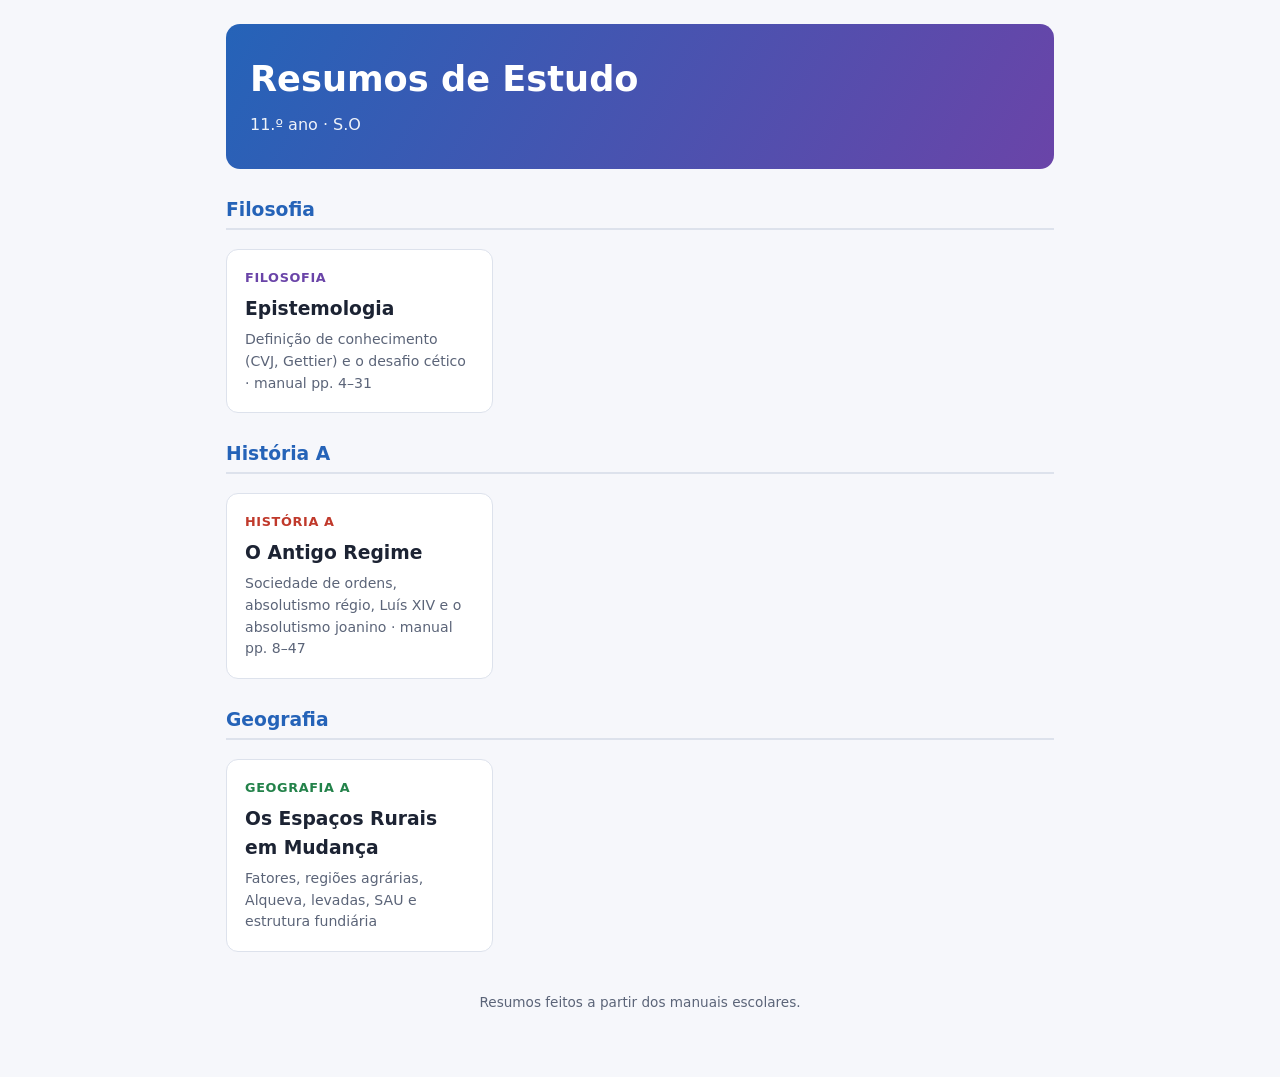
<file: index.html>
<!doctype html>
<html lang="pt-PT">
<head>
<meta charset="utf-8">
<meta name="viewport" content="width=device-width, initial-scale=1">
<title>Resumos · S.O</title>
<link rel="stylesheet" href="style.css">
</head>
<body>
<div class="wrap">
  <header class="hero">
    <h1>Resumos de Estudo</h1>
    <p>11.º ano · S.O</p>
  </header>

  <h3>Filosofia</h3>
  <div class="cards">
    <a class="card" href="filosofia-epistemologia.html">
      <div class="subj" style="color:var(--purple)">Filosofia</div>
      <h3>Epistemologia</h3>
      <div class="small">Definição de conhecimento (CVJ, Gettier) e o desafio cético · manual pp. 4–31</div>
    </a>
  </div>

  <h3>História A</h3>
  <div class="cards">
    <a class="card" href="historia-antigo-regime.html">
      <div class="subj" style="color:var(--red)">História A</div>
      <h3>O Antigo Regime</h3>
      <div class="small">Sociedade de ordens, absolutismo régio, Luís XIV e o absolutismo joanino · manual pp. 8–47</div>
    </a>
  </div>

  <h3>Geografia</h3>
  <div class="cards">
    <a class="card" href="geografia-espacos-rurais.html">
      <div class="subj" style="color:var(--green)">Geografia A</div>
      <h3>Os Espaços Rurais em Mudança</h3>
      <div class="small">Fatores, regiões agrárias, Alqueva, levadas, SAU e estrutura fundiária</div>
    </a>
  </div>

  <footer>Resumos feitos a partir dos manuais escolares.</footer>
</div>
</body>
</html>
</file>
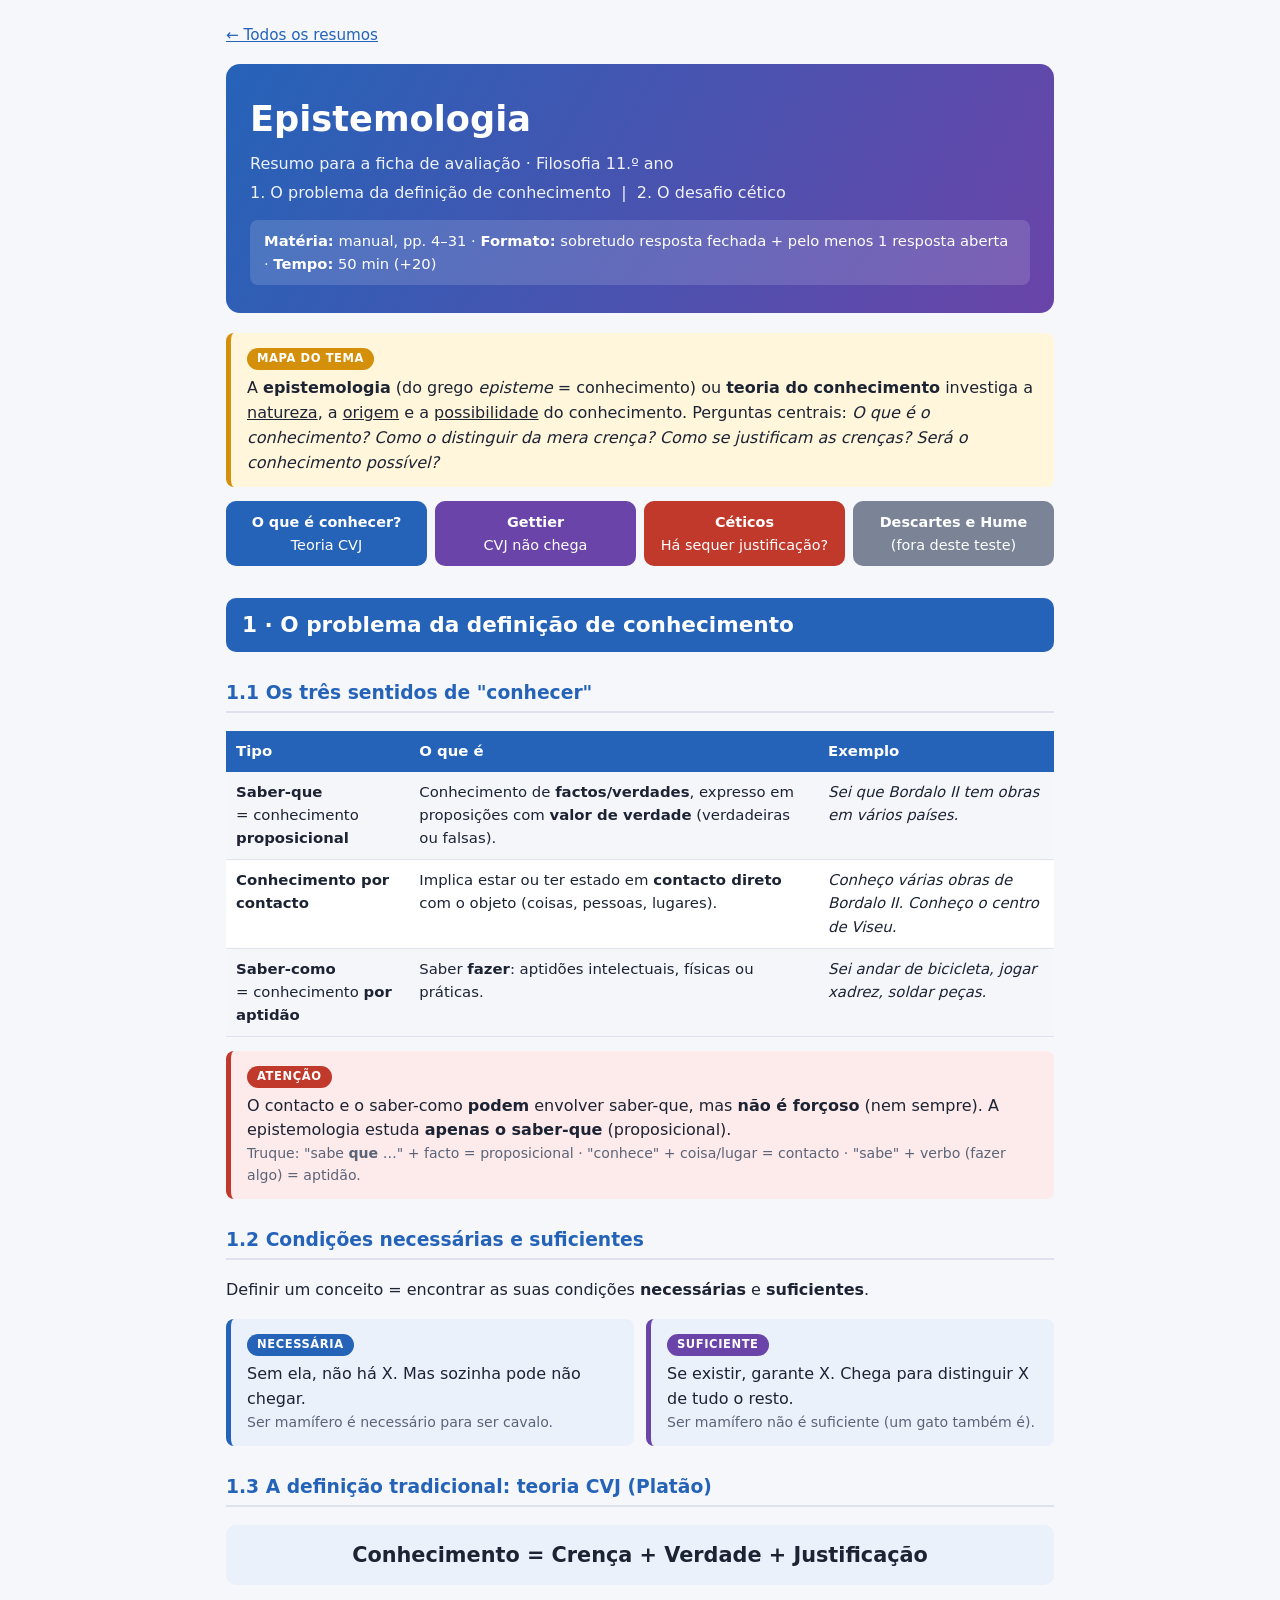
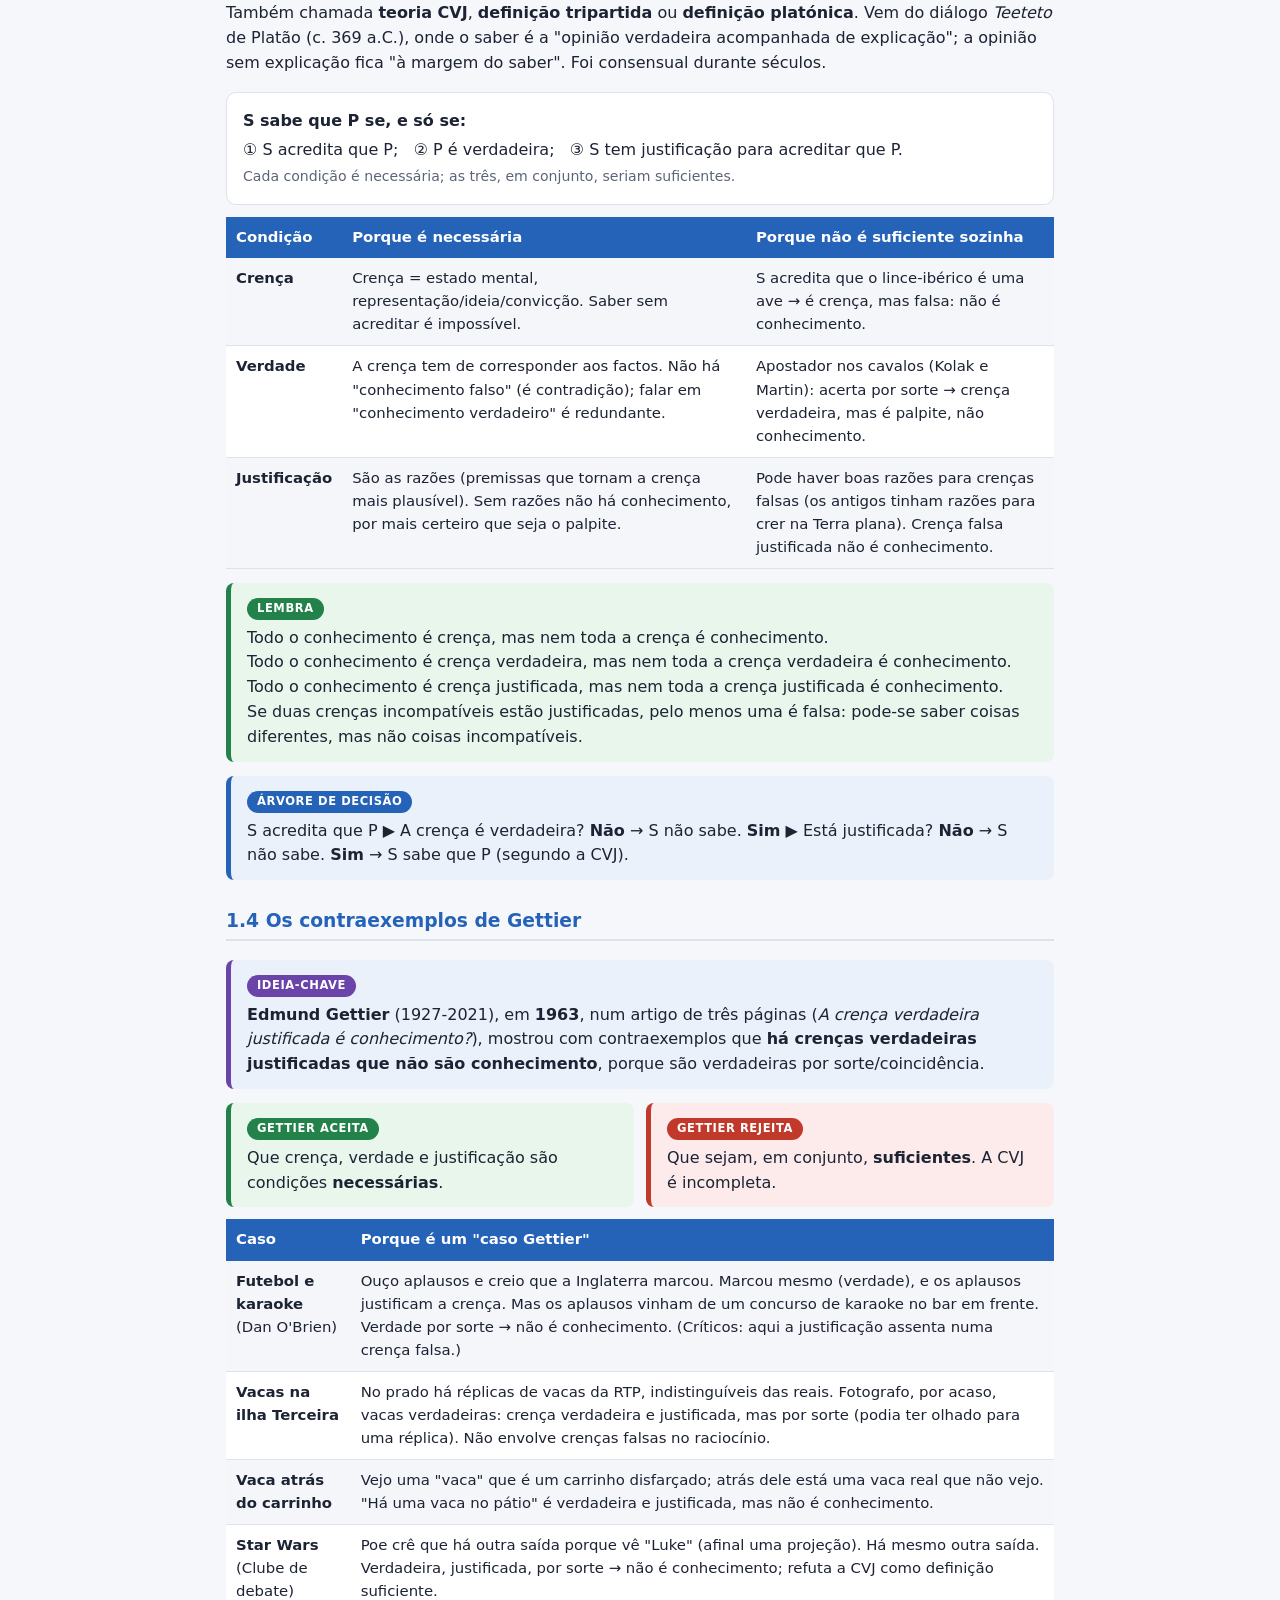
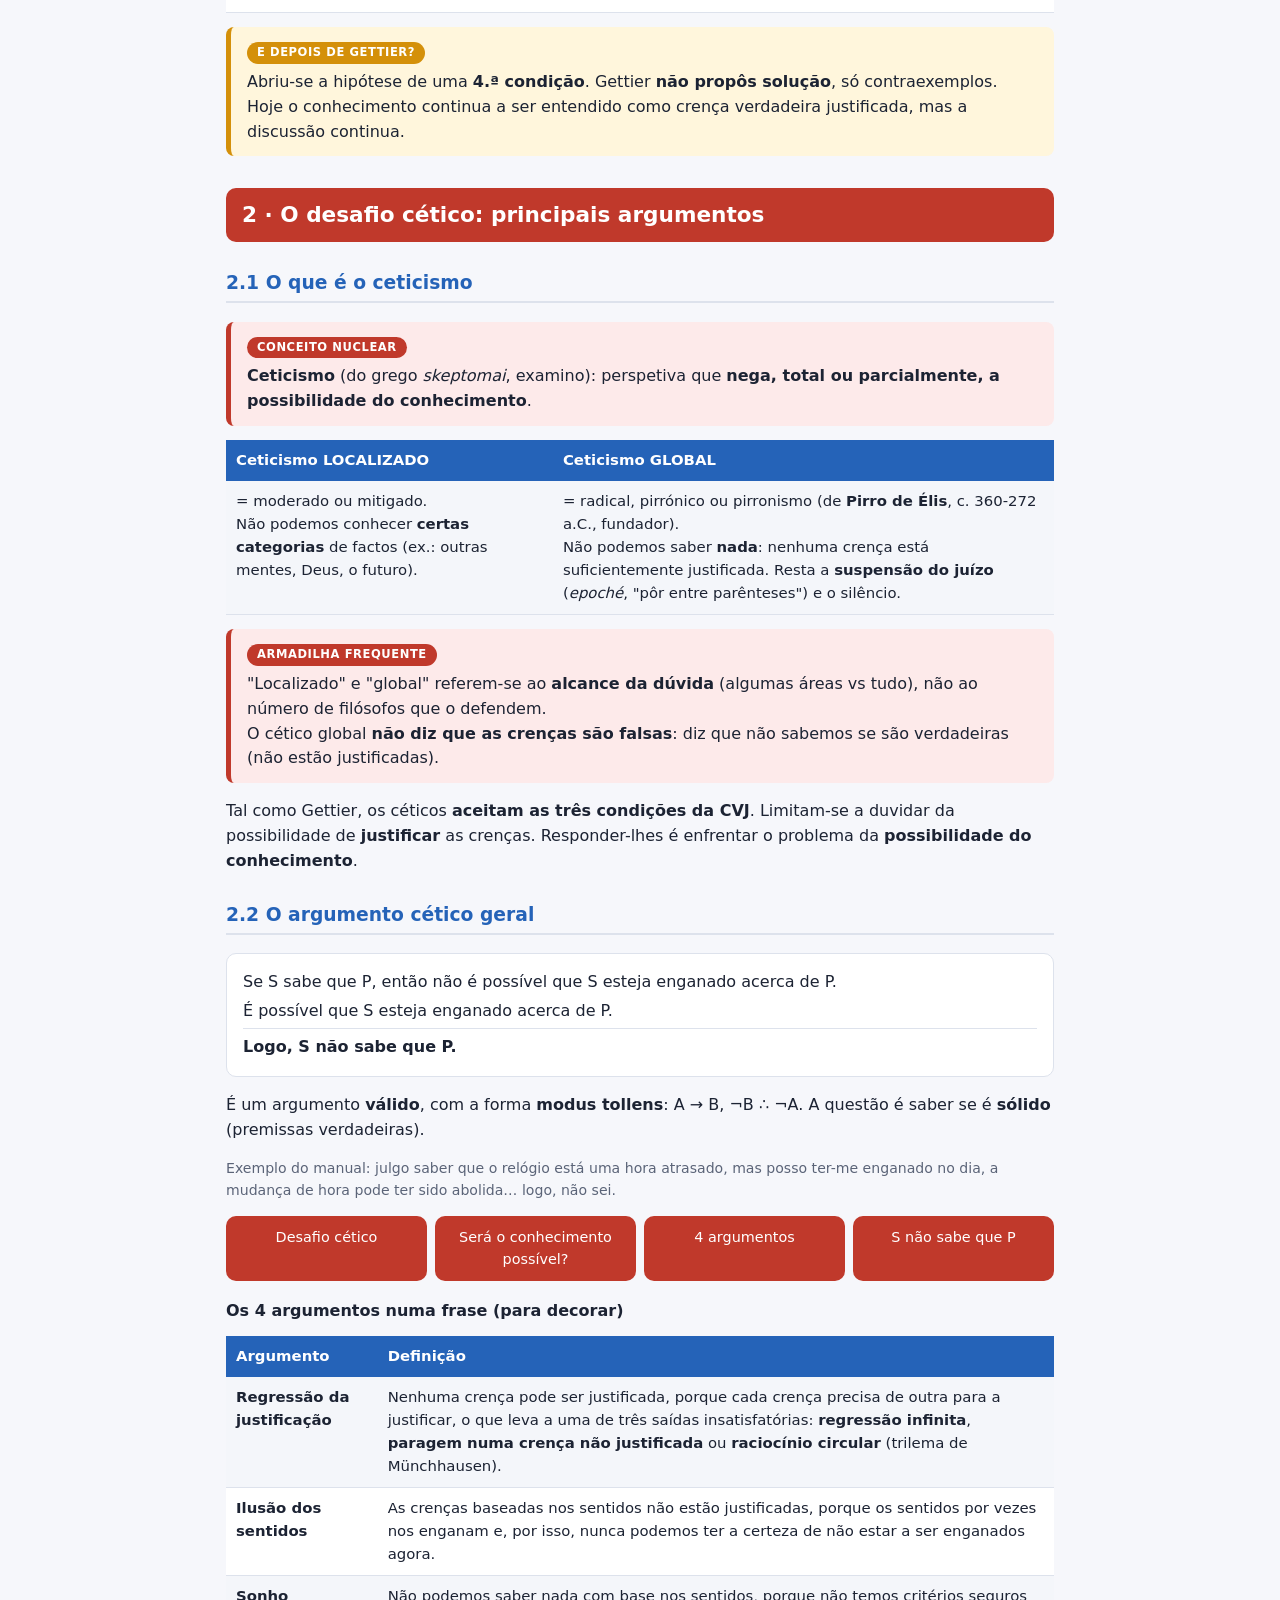
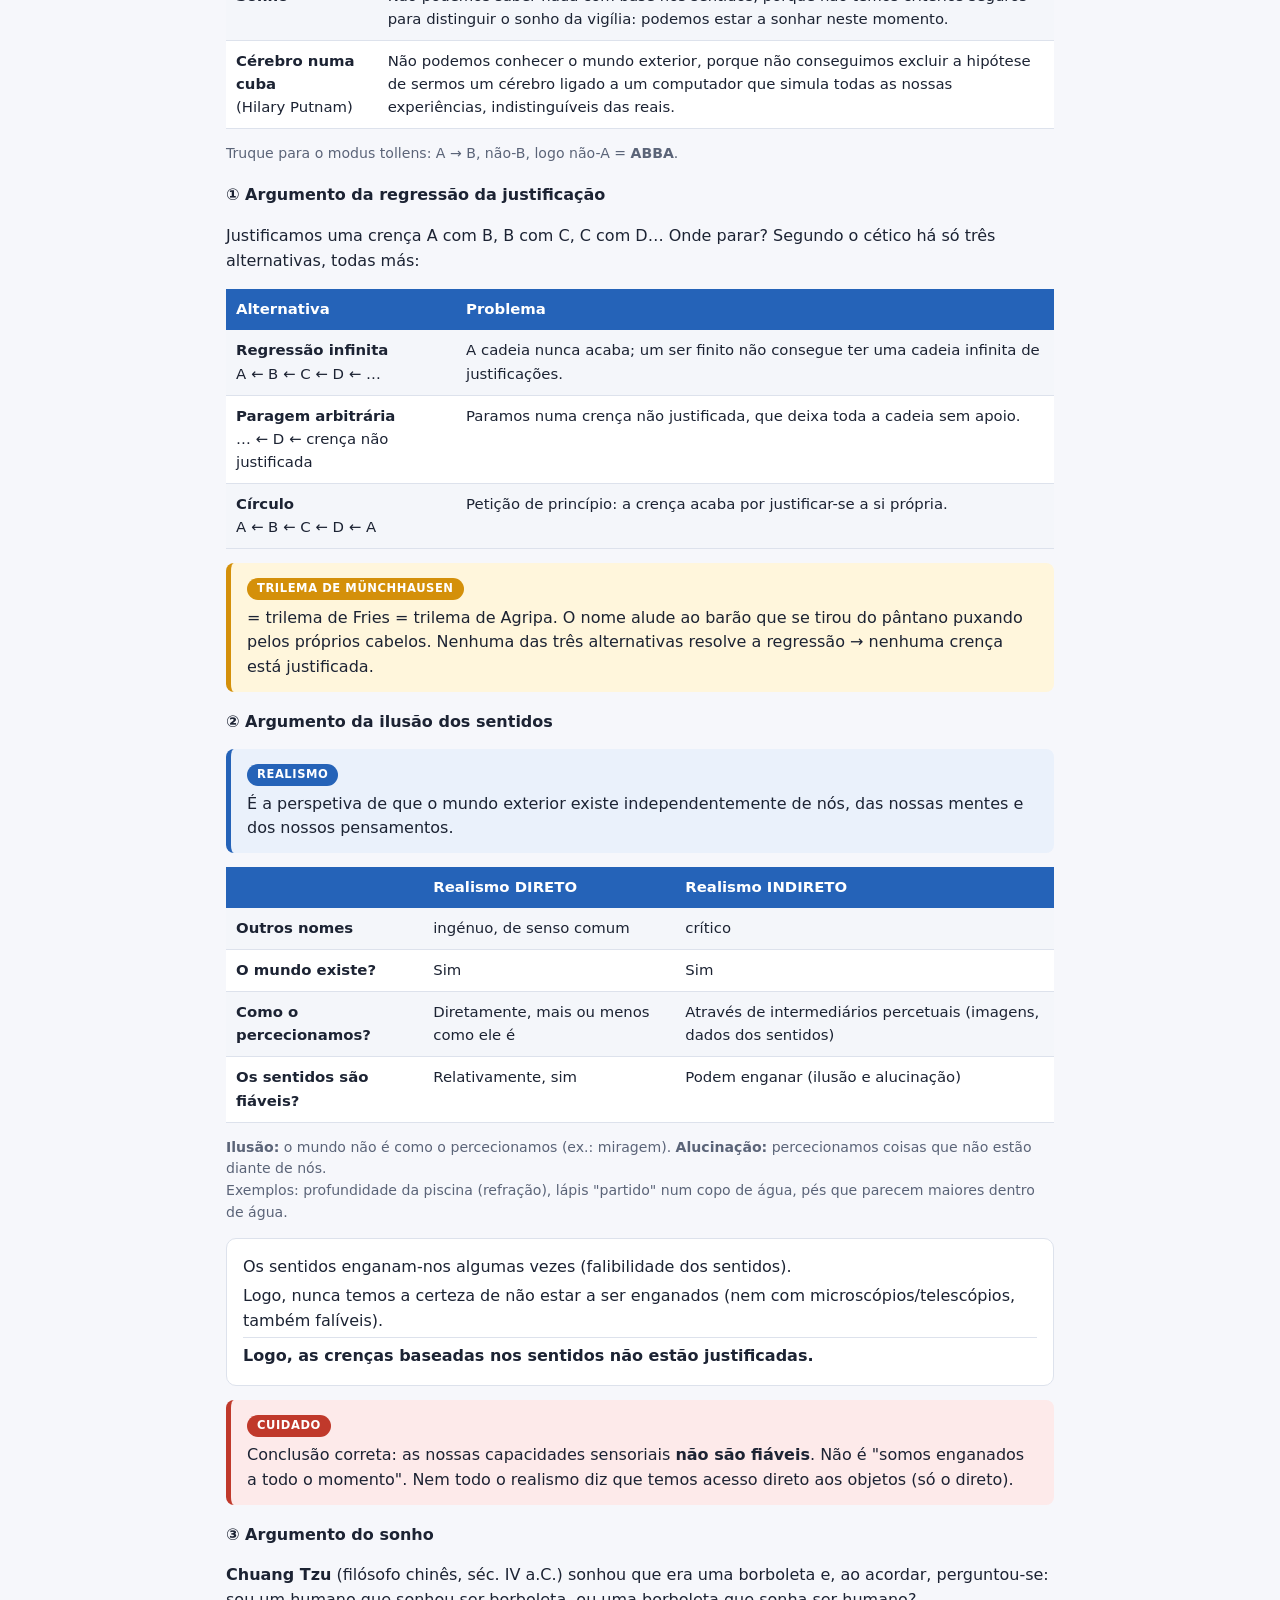
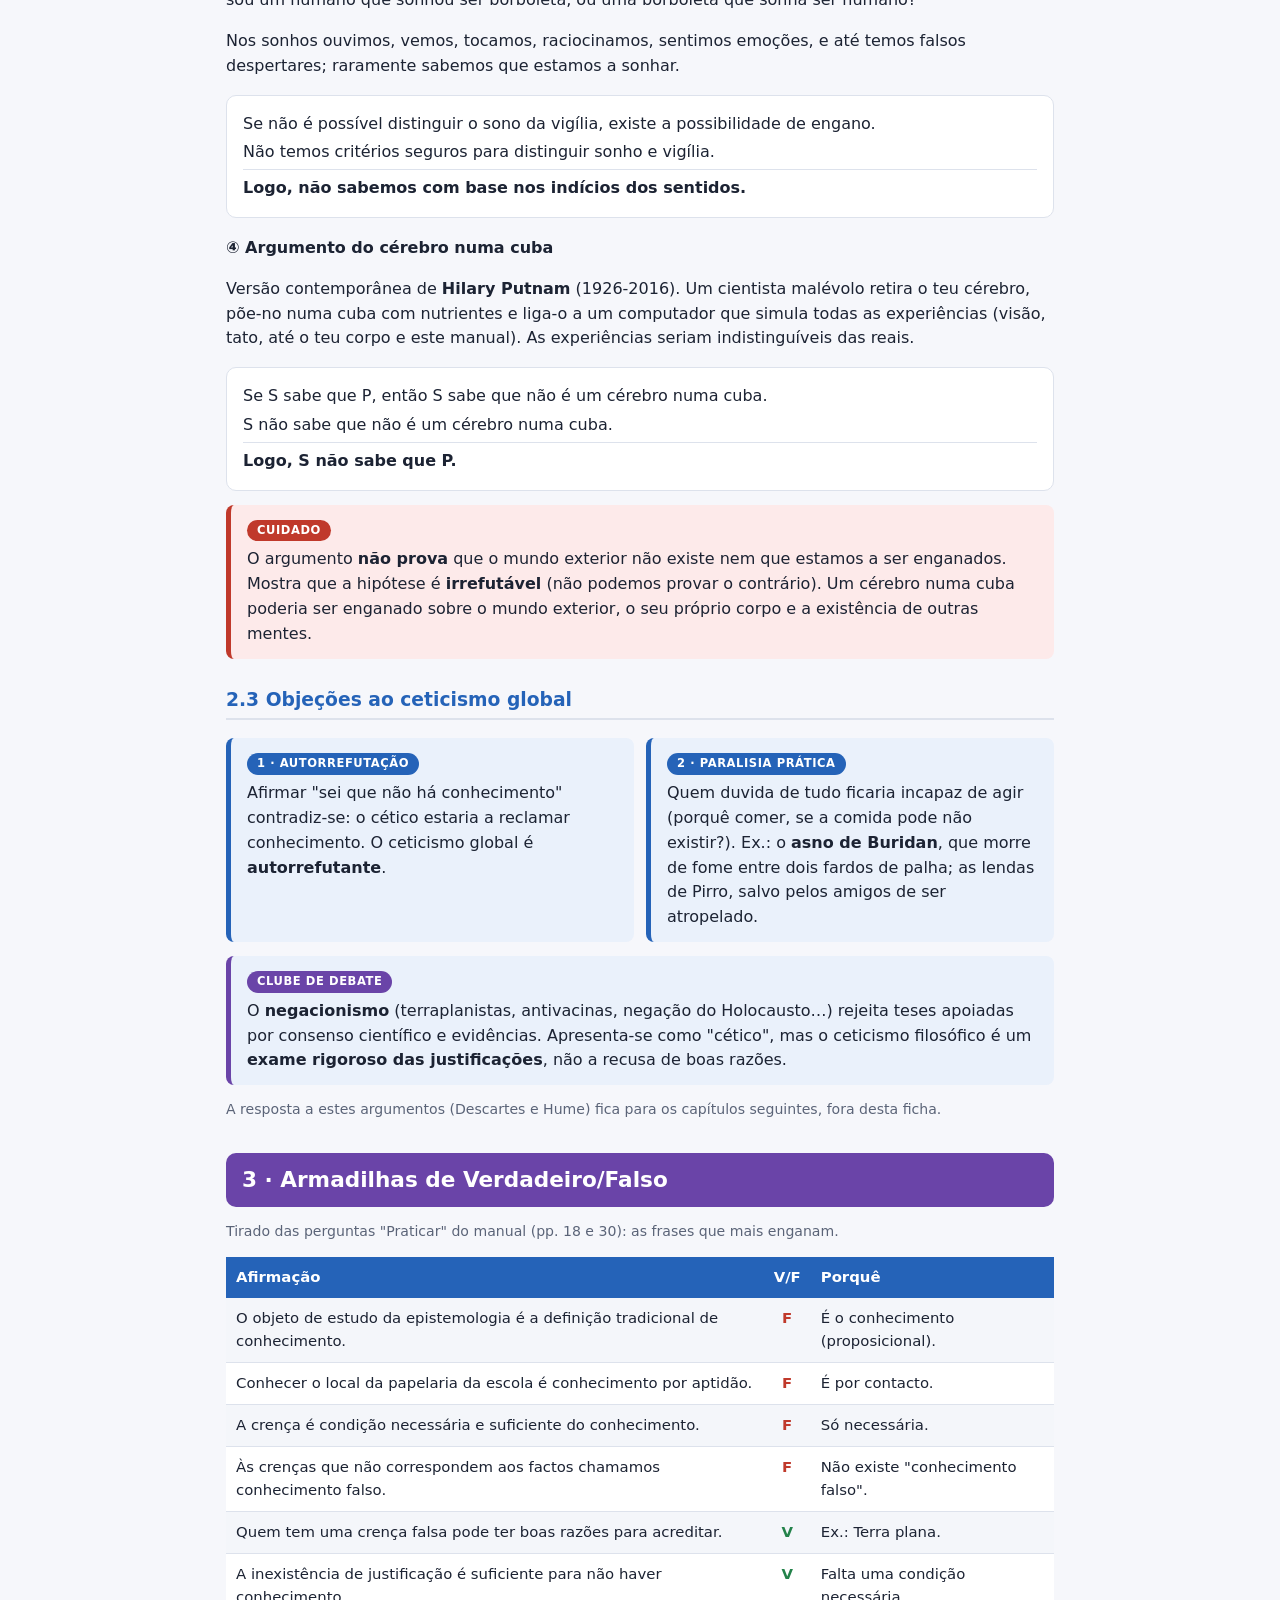
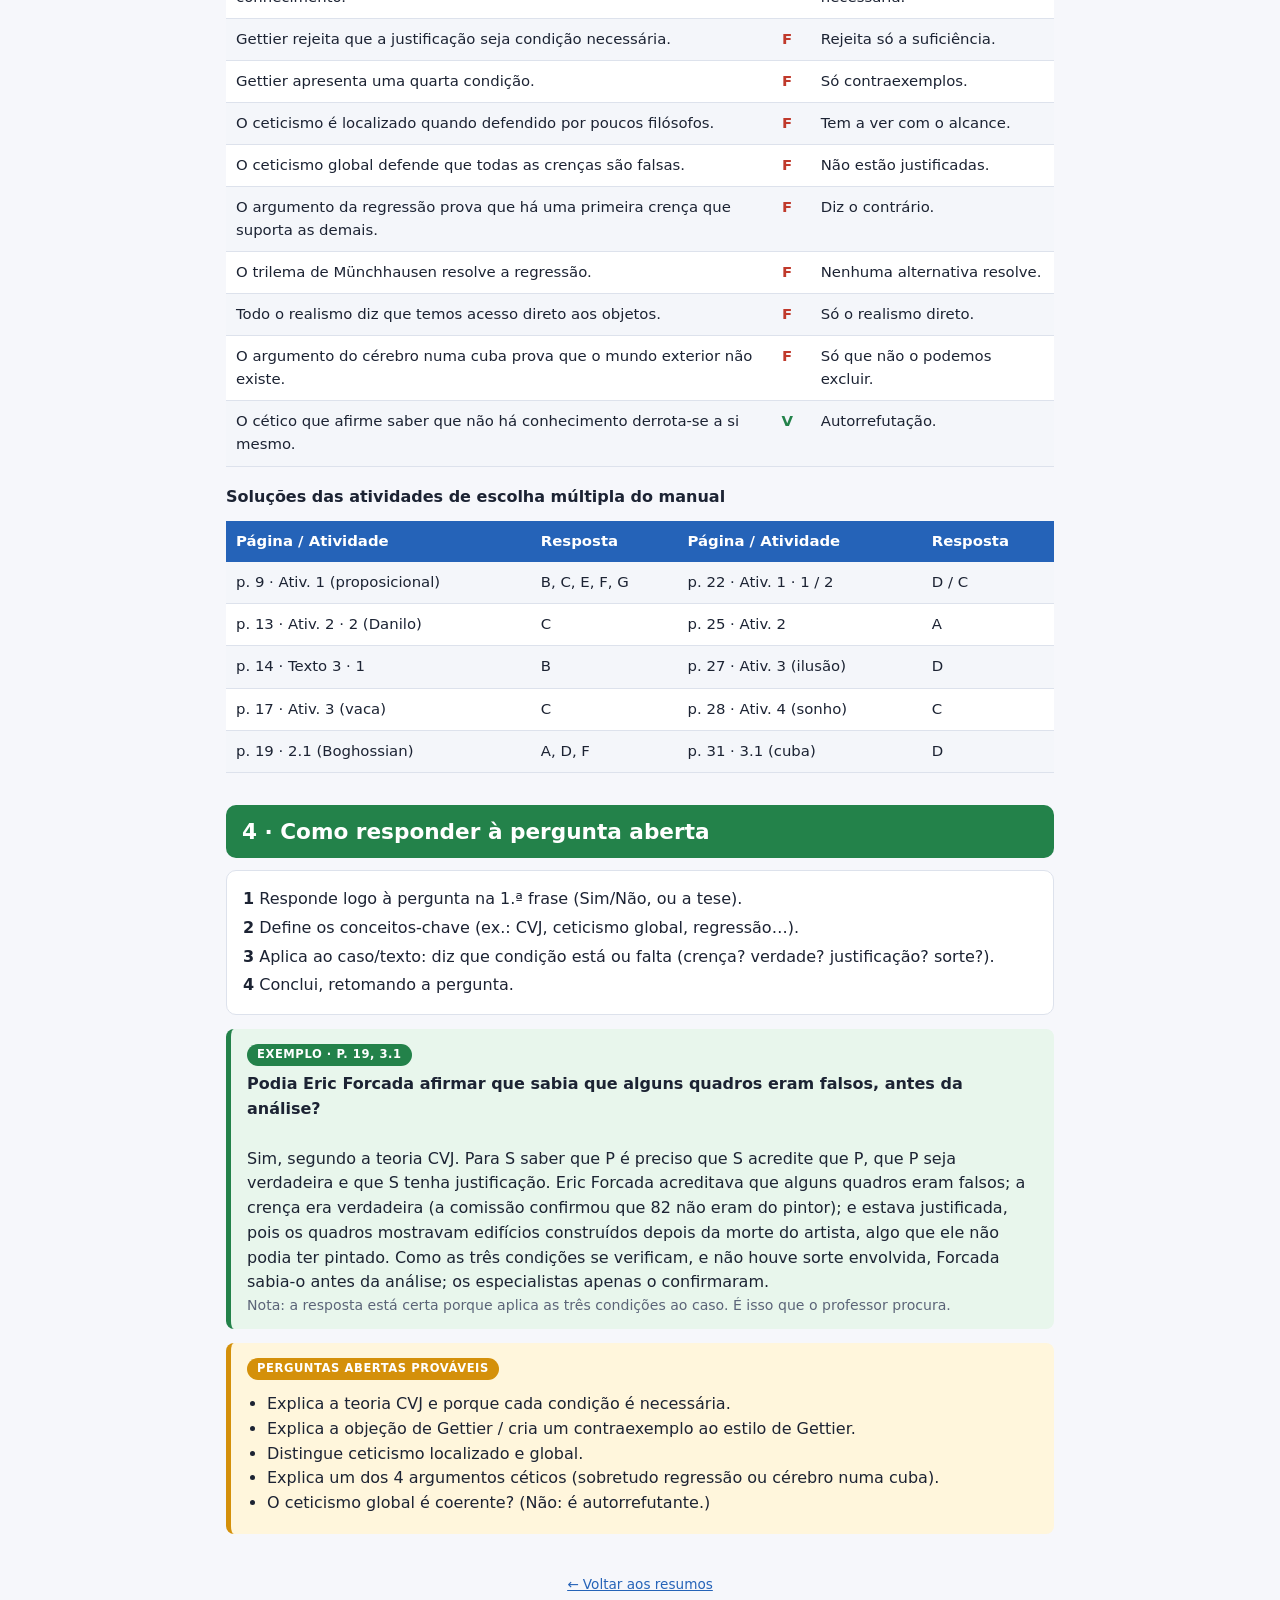
<file: filosofia-epistemologia.html>
<!doctype html>
<html lang="pt-PT">
<head>
<meta charset="utf-8">
<meta name="viewport" content="width=device-width, initial-scale=1">
<title>Epistemologia · Filosofia 11.º ano</title>
<link rel="stylesheet" href="style.css">
</head>
<body>
<div class="wrap">
<nav class="top"><a href="index.html">← Todos os resumos</a></nav>

<header class="hero">
  <h1>Epistemologia</h1>
  <p>Resumo para a ficha de avaliação · Filosofia 11.º ano</p>
  <p>1. O problema da definição de conhecimento &nbsp;|&nbsp; 2. O desafio cético</p>
  <div class="meta"><b>Matéria:</b> manual, pp. 4–31 · <b>Formato:</b> sobretudo resposta fechada + pelo menos 1 resposta aberta · <b>Tempo:</b> 50 min (+20)</div>
</header>

<div class="box">
  <span class="tag">Mapa do tema</span><br>
  A <b>epistemologia</b> (do grego <i>episteme</i> = conhecimento) ou <b>teoria do conhecimento</b> investiga a <u>natureza</u>, a <u>origem</u> e a <u>possibilidade</u> do conhecimento. Perguntas centrais: <i>O que é o conhecimento? Como o distinguir da mera crença? Como se justificam as crenças? Será o conhecimento possível?</i>
</div>

<div class="flow">
  <div style="background:var(--blue)"><b>O que é conhecer?</b>Teoria CVJ</div>
  <div style="background:var(--purple)"><b>Gettier</b>CVJ não chega</div>
  <div style="background:var(--red)"><b>Céticos</b>Há sequer justificação?</div>
  <div style="background:var(--gray)"><b>Descartes e Hume</b>(fora deste teste)</div>
</div>

<h2 class="sec">1 · O problema da definição de conhecimento</h2>

<h3>1.1 Os três sentidos de "conhecer"</h3>
<div class="table-wrap"><table>
<tr><th>Tipo</th><th>O que é</th><th>Exemplo</th></tr>
<tr><td><b>Saber-que</b><br>= conhecimento <b>proposicional</b></td><td>Conhecimento de <b>factos/verdades</b>, expresso em proposições com <b>valor de verdade</b> (verdadeiras ou falsas).</td><td><i>Sei que Bordalo II tem obras em vários países.</i></td></tr>
<tr><td><b>Conhecimento por contacto</b></td><td>Implica estar ou ter estado em <b>contacto direto</b> com o objeto (coisas, pessoas, lugares).</td><td><i>Conheço várias obras de Bordalo II. Conheço o centro de Viseu.</i></td></tr>
<tr><td><b>Saber-como</b><br>= conhecimento <b>por aptidão</b></td><td>Saber <b>fazer</b>: aptidões intelectuais, físicas ou práticas.</td><td><i>Sei andar de bicicleta, jogar xadrez, soldar peças.</i></td></tr>
</table></div>

<div class="box red">
  <span class="tag">Atenção</span><br>
  O contacto e o saber-como <b>podem</b> envolver saber-que, mas <b>não é forçoso</b> (nem sempre). A epistemologia estuda <b>apenas o saber-que</b> (proposicional).
  <div class="small">Truque: "sabe <b>que</b> …" + facto = proposicional · "conhece" + coisa/lugar = contacto · "sabe" + verbo (fazer algo) = aptidão.</div>
</div>

<h3>1.2 Condições necessárias e suficientes</h3>
<p>Definir um conceito = encontrar as suas condições <b>necessárias</b> e <b>suficientes</b>.</p>
<div class="grid2">
  <div class="box blue"><span class="tag">Necessária</span><br>Sem ela, não há X. Mas sozinha pode não chegar.<div class="small">Ser mamífero é necessário para ser cavalo.</div></div>
  <div class="box purple"><span class="tag">Suficiente</span><br>Se existir, garante X. Chega para distinguir X de tudo o resto.<div class="small">Ser mamífero não é suficiente (um gato também é).</div></div>
</div>

<h3>1.3 A definição tradicional: teoria CVJ (Platão)</h3>
<div class="formula">Conhecimento = Crença + Verdade + Justificação</div>
<p>Também chamada <b>teoria CVJ</b>, <b>definição tripartida</b> ou <b>definição platónica</b>. Vem do diálogo <i>Teeteto</i> de Platão (c. 369 a.C.), onde o saber é a "opinião verdadeira acompanhada de explicação"; a opinião sem explicação fica "à margem do saber". Foi consensual durante séculos.</p>
<div class="arg">
  <p><b>S sabe que P se, e só se:</b></p>
  <p>① S acredita que P; &nbsp; ② P é verdadeira; &nbsp; ③ S tem justificação para acreditar que P.</p>
  <p class="small">Cada condição é necessária; as três, em conjunto, seriam suficientes.</p>
</div>

<div class="table-wrap"><table>
<tr><th>Condição</th><th>Porque é necessária</th><th>Porque não é suficiente sozinha</th></tr>
<tr><td><b>Crença</b></td><td>Crença = estado mental, representação/ideia/convicção. Saber sem acreditar é impossível.</td><td>S acredita que o lince-ibérico é uma ave → é crença, mas falsa: não é conhecimento.</td></tr>
<tr><td><b>Verdade</b></td><td>A crença tem de corresponder aos factos. Não há "conhecimento falso" (é contradição); falar em "conhecimento verdadeiro" é redundante.</td><td>Apostador nos cavalos (Kolak e Martin): acerta por sorte → crença verdadeira, mas é palpite, não conhecimento.</td></tr>
<tr><td><b>Justificação</b></td><td>São as razões (premissas que tornam a crença mais plausível). Sem razões não há conhecimento, por mais certeiro que seja o palpite.</td><td>Pode haver boas razões para crenças falsas (os antigos tinham razões para crer na Terra plana). Crença falsa justificada não é conhecimento.</td></tr>
</table></div>

<div class="box green">
  <span class="tag">Lembra</span><br>
  Todo o conhecimento é crença, mas nem toda a crença é conhecimento.<br>
  Todo o conhecimento é crença verdadeira, mas nem toda a crença verdadeira é conhecimento.<br>
  Todo o conhecimento é crença justificada, mas nem toda a crença justificada é conhecimento.<br>
  Se duas crenças incompatíveis estão justificadas, pelo menos uma é falsa: pode-se saber coisas diferentes, mas não coisas incompatíveis.
</div>

<div class="box blue">
  <span class="tag">Árvore de decisão</span><br>
  S acredita que P ▶ A crença é verdadeira? <b>Não</b> → S não sabe. <b>Sim</b> ▶ Está justificada? <b>Não</b> → S não sabe. <b>Sim</b> → S sabe que P (segundo a CVJ).
</div>

<h3>1.4 Os contraexemplos de Gettier</h3>
<div class="box purple">
  <span class="tag">Ideia-chave</span><br>
  <b>Edmund Gettier</b> (1927-2021), em <b>1963</b>, num artigo de três páginas (<i>A crença verdadeira justificada é conhecimento?</i>), mostrou com contraexemplos que <b>há crenças verdadeiras justificadas que não são conhecimento</b>, porque são verdadeiras por sorte/coincidência.
</div>
<div class="grid2">
  <div class="box green"><span class="tag">Gettier aceita</span><br>Que crença, verdade e justificação são condições <b>necessárias</b>.</div>
  <div class="box red"><span class="tag">Gettier rejeita</span><br>Que sejam, em conjunto, <b>suficientes</b>. A CVJ é incompleta.</div>
</div>

<div class="table-wrap"><table>
<tr><th>Caso</th><th>Porque é um "caso Gettier"</th></tr>
<tr><td><b>Futebol e karaoke</b><br>(Dan O'Brien)</td><td>Ouço aplausos e creio que a Inglaterra marcou. Marcou mesmo (verdade), e os aplausos justificam a crença. Mas os aplausos vinham de um concurso de karaoke no bar em frente. Verdade por sorte → não é conhecimento. (Críticos: aqui a justificação assenta numa crença falsa.)</td></tr>
<tr><td><b>Vacas na ilha Terceira</b></td><td>No prado há réplicas de vacas da RTP, indistinguíveis das reais. Fotografo, por acaso, vacas verdadeiras: crença verdadeira e justificada, mas por sorte (podia ter olhado para uma réplica). Não envolve crenças falsas no raciocínio.</td></tr>
<tr><td><b>Vaca atrás do carrinho</b></td><td>Vejo uma "vaca" que é um carrinho disfarçado; atrás dele está uma vaca real que não vejo. "Há uma vaca no pátio" é verdadeira e justificada, mas não é conhecimento.</td></tr>
<tr><td><b>Star Wars</b><br>(Clube de debate)</td><td>Poe crê que há outra saída porque vê "Luke" (afinal uma projeção). Há mesmo outra saída. Verdadeira, justificada, por sorte → não é conhecimento; refuta a CVJ como definição suficiente.</td></tr>
</table></div>

<div class="box">
  <span class="tag">E depois de Gettier?</span><br>
  Abriu-se a hipótese de uma <b>4.ª condição</b>. Gettier <b>não propôs solução</b>, só contraexemplos. Hoje o conhecimento continua a ser entendido como crença verdadeira justificada, mas a discussão continua.
</div>

<h2 class="sec" style="background:var(--red)">2 · O desafio cético: principais argumentos</h2>

<h3>2.1 O que é o ceticismo</h3>
<div class="box red">
  <span class="tag">Conceito nuclear</span><br>
  <b>Ceticismo</b> (do grego <i>skeptomai</i>, examino): perspetiva que <b>nega, total ou parcialmente, a possibilidade do conhecimento</b>.
</div>

<div class="table-wrap"><table>
<tr><th>Ceticismo LOCALIZADO</th><th>Ceticismo GLOBAL</th></tr>
<tr><td>= moderado ou mitigado.<br>Não podemos conhecer <b>certas categorias</b> de factos (ex.: outras mentes, Deus, o futuro).</td><td>= radical, pirrónico ou pirronismo (de <b>Pirro de Élis</b>, c. 360-272 a.C., fundador).<br>Não podemos saber <b>nada</b>: nenhuma crença está suficientemente justificada. Resta a <b>suspensão do juízo</b> (<i>epoché</i>, "pôr entre parênteses") e o silêncio.</td></tr>
</table></div>

<div class="box red">
  <span class="tag">Armadilha frequente</span><br>
  "Localizado" e "global" referem-se ao <b>alcance da dúvida</b> (algumas áreas vs tudo), não ao número de filósofos que o defendem.<br>
  O cético global <b>não diz que as crenças são falsas</b>: diz que não sabemos se são verdadeiras (não estão justificadas).
</div>
<p>Tal como Gettier, os céticos <b>aceitam as três condições da CVJ</b>. Limitam-se a duvidar da possibilidade de <b>justificar</b> as crenças. Responder-lhes é enfrentar o problema da <b>possibilidade do conhecimento</b>.</p>

<h3>2.2 O argumento cético geral</h3>
<div class="arg">
  <p>Se S sabe que P, então não é possível que S esteja enganado acerca de P.</p>
  <p>É possível que S esteja enganado acerca de P.</p>
  <p class="concl">Logo, S não sabe que P.</p>
</div>
<p>É um argumento <b>válido</b>, com a forma <b>modus tollens</b>: A → B, ¬B ∴ ¬A. A questão é saber se é <b>sólido</b> (premissas verdadeiras).</p>
<p class="small">Exemplo do manual: julgo saber que o relógio está uma hora atrasado, mas posso ter-me enganado no dia, a mudança de hora pode ter sido abolida… logo, não sei.</p>

<div class="flow">
  <div style="background:var(--red)">Desafio cético</div>
  <div style="background:var(--red)">Será o conhecimento possível?</div>
  <div style="background:var(--red)">4 argumentos</div>
  <div style="background:var(--red)">S não sabe que P</div>
</div>

<h4>Os 4 argumentos numa frase (para decorar)</h4>
<div class="table-wrap"><table>
<tr><th>Argumento</th><th>Definição</th></tr>
<tr><td><b>Regressão da justificação</b></td><td>Nenhuma crença pode ser justificada, porque cada crença precisa de outra para a justificar, o que leva a uma de três saídas insatisfatórias: <b>regressão infinita</b>, <b>paragem numa crença não justificada</b> ou <b>raciocínio circular</b> (trilema de Münchhausen).</td></tr>
<tr><td><b>Ilusão dos sentidos</b></td><td>As crenças baseadas nos sentidos não estão justificadas, porque os sentidos por vezes nos enganam e, por isso, nunca podemos ter a certeza de não estar a ser enganados agora.</td></tr>
<tr><td><b>Sonho</b></td><td>Não podemos saber nada com base nos sentidos, porque não temos critérios seguros para distinguir o sonho da vigília: podemos estar a sonhar neste momento.</td></tr>
<tr><td><b>Cérebro numa cuba</b><br>(Hilary Putnam)</td><td>Não podemos conhecer o mundo exterior, porque não conseguimos excluir a hipótese de sermos um cérebro ligado a um computador que simula todas as nossas experiências, indistinguíveis das reais.</td></tr>
</table></div>
<p class="small">Truque para o modus tollens: A → B, não-B, logo não-A = <b>ABBA</b>.</p>

<h4>① Argumento da regressão da justificação</h4>
<p>Justificamos uma crença A com B, B com C, C com D… Onde parar? Segundo o cético há só três alternativas, todas más:</p>
<div class="table-wrap"><table>
<tr><th>Alternativa</th><th>Problema</th></tr>
<tr><td><b>Regressão infinita</b><br>A ← B ← C ← D ← …</td><td>A cadeia nunca acaba; um ser finito não consegue ter uma cadeia infinita de justificações.</td></tr>
<tr><td><b>Paragem arbitrária</b><br>… ← D ← crença não justificada</td><td>Paramos numa crença não justificada, que deixa toda a cadeia sem apoio.</td></tr>
<tr><td><b>Círculo</b><br>A ← B ← C ← D ← A</td><td>Petição de princípio: a crença acaba por justificar-se a si própria.</td></tr>
</table></div>
<div class="box">
  <span class="tag">Trilema de Münchhausen</span><br>
  = trilema de Fries = trilema de Agripa. O nome alude ao barão que se tirou do pântano puxando pelos próprios cabelos. Nenhuma das três alternativas resolve a regressão → nenhuma crença está justificada.
</div>

<h4>② Argumento da ilusão dos sentidos</h4>
<div class="box blue">
  <span class="tag">Realismo</span><br>
  É a perspetiva de que o mundo exterior existe independentemente de nós, das nossas mentes e dos nossos pensamentos.
</div>
<div class="table-wrap"><table>
<tr><th></th><th>Realismo DIRETO</th><th>Realismo INDIRETO</th></tr>
<tr><td><b>Outros nomes</b></td><td>ingénuo, de senso comum</td><td>crítico</td></tr>
<tr><td><b>O mundo existe?</b></td><td>Sim</td><td>Sim</td></tr>
<tr><td><b>Como o percecionamos?</b></td><td>Diretamente, mais ou menos como ele é</td><td>Através de intermediários percetuais (imagens, dados dos sentidos)</td></tr>
<tr><td><b>Os sentidos são fiáveis?</b></td><td>Relativamente, sim</td><td>Podem enganar (ilusão e alucinação)</td></tr>
</table></div>
<p class="small"><b>Ilusão:</b> o mundo não é como o percecionamos (ex.: miragem). <b>Alucinação:</b> percecionamos coisas que não estão diante de nós.<br>Exemplos: profundidade da piscina (refração), lápis "partido" num copo de água, pés que parecem maiores dentro de água.</p>
<div class="arg">
  <p>Os sentidos enganam-nos algumas vezes (falibilidade dos sentidos).</p>
  <p>Logo, nunca temos a certeza de não estar a ser enganados (nem com microscópios/telescópios, também falíveis).</p>
  <p class="concl">Logo, as crenças baseadas nos sentidos não estão justificadas.</p>
</div>
<div class="box red">
  <span class="tag">Cuidado</span><br>
  Conclusão correta: as nossas capacidades sensoriais <b>não são fiáveis</b>. Não é "somos enganados a todo o momento". Nem todo o realismo diz que temos acesso direto aos objetos (só o direto).
</div>

<h4>③ Argumento do sonho</h4>
<p><b>Chuang Tzu</b> (filósofo chinês, séc. IV a.C.) sonhou que era uma borboleta e, ao acordar, perguntou-se: sou um humano que sonhou ser borboleta, ou uma borboleta que sonha ser humano?</p>
<p>Nos sonhos ouvimos, vemos, tocamos, raciocinamos, sentimos emoções, e até temos falsos despertares; raramente sabemos que estamos a sonhar.</p>
<div class="arg">
  <p>Se não é possível distinguir o sono da vigília, existe a possibilidade de engano.</p>
  <p>Não temos critérios seguros para distinguir sonho e vigília.</p>
  <p class="concl">Logo, não sabemos com base nos indícios dos sentidos.</p>
</div>

<h4>④ Argumento do cérebro numa cuba</h4>
<p>Versão contemporânea de <b>Hilary Putnam</b> (1926-2016). Um cientista malévolo retira o teu cérebro, põe-no numa cuba com nutrientes e liga-o a um computador que simula todas as experiências (visão, tato, até o teu corpo e este manual). As experiências seriam indistinguíveis das reais.</p>
<div class="arg">
  <p>Se S sabe que P, então S sabe que não é um cérebro numa cuba.</p>
  <p>S não sabe que não é um cérebro numa cuba.</p>
  <p class="concl">Logo, S não sabe que P.</p>
</div>
<div class="box red">
  <span class="tag">Cuidado</span><br>
  O argumento <b>não prova</b> que o mundo exterior não existe nem que estamos a ser enganados. Mostra que a hipótese é <b>irrefutável</b> (não podemos provar o contrário). Um cérebro numa cuba poderia ser enganado sobre o mundo exterior, o seu próprio corpo e a existência de outras mentes.
</div>

<h3>2.3 Objeções ao ceticismo global</h3>
<div class="grid2">
  <div class="box blue"><span class="tag">1 · Autorrefutação</span><br>Afirmar "sei que não há conhecimento" contradiz-se: o cético estaria a reclamar conhecimento. O ceticismo global é <b>autorrefutante</b>.</div>
  <div class="box blue"><span class="tag">2 · Paralisia prática</span><br>Quem duvida de tudo ficaria incapaz de agir (porquê comer, se a comida pode não existir?). Ex.: o <b>asno de Buridan</b>, que morre de fome entre dois fardos de palha; as lendas de Pirro, salvo pelos amigos de ser atropelado.</div>
</div>
<div class="box purple">
  <span class="tag">Clube de debate</span><br>
  O <b>negacionismo</b> (terraplanistas, antivacinas, negação do Holocausto…) rejeita teses apoiadas por consenso científico e evidências. Apresenta-se como "cético", mas o ceticismo filosófico é um <b>exame rigoroso das justificações</b>, não a recusa de boas razões.
</div>
<p class="small">A resposta a estes argumentos (Descartes e Hume) fica para os capítulos seguintes, fora desta ficha.</p>

<h2 class="sec" style="background:var(--purple)">3 · Armadilhas de Verdadeiro/Falso</h2>
<p class="small">Tirado das perguntas "Praticar" do manual (pp. 18 e 30): as frases que mais enganam.</p>
<div class="table-wrap"><table>
<tr><th>Afirmação</th><th>V/F</th><th>Porquê</th></tr>
<tr><td>O objeto de estudo da epistemologia é a definição tradicional de conhecimento.</td><td class="f">F</td><td>É o conhecimento (proposicional).</td></tr>
<tr><td>Conhecer o local da papelaria da escola é conhecimento por aptidão.</td><td class="f">F</td><td>É por contacto.</td></tr>
<tr><td>A crença é condição necessária e suficiente do conhecimento.</td><td class="f">F</td><td>Só necessária.</td></tr>
<tr><td>Às crenças que não correspondem aos factos chamamos conhecimento falso.</td><td class="f">F</td><td>Não existe "conhecimento falso".</td></tr>
<tr><td>Quem tem uma crença falsa pode ter boas razões para acreditar.</td><td class="v">V</td><td>Ex.: Terra plana.</td></tr>
<tr><td>A inexistência de justificação é suficiente para não haver conhecimento.</td><td class="v">V</td><td>Falta uma condição necessária.</td></tr>
<tr><td>Gettier rejeita que a justificação seja condição necessária.</td><td class="f">F</td><td>Rejeita só a suficiência.</td></tr>
<tr><td>Gettier apresenta uma quarta condição.</td><td class="f">F</td><td>Só contraexemplos.</td></tr>
<tr><td>O ceticismo é localizado quando defendido por poucos filósofos.</td><td class="f">F</td><td>Tem a ver com o alcance.</td></tr>
<tr><td>O ceticismo global defende que todas as crenças são falsas.</td><td class="f">F</td><td>Não estão justificadas.</td></tr>
<tr><td>O argumento da regressão prova que há uma primeira crença que suporta as demais.</td><td class="f">F</td><td>Diz o contrário.</td></tr>
<tr><td>O trilema de Münchhausen resolve a regressão.</td><td class="f">F</td><td>Nenhuma alternativa resolve.</td></tr>
<tr><td>Todo o realismo diz que temos acesso direto aos objetos.</td><td class="f">F</td><td>Só o realismo direto.</td></tr>
<tr><td>O argumento do cérebro numa cuba prova que o mundo exterior não existe.</td><td class="f">F</td><td>Só que não o podemos excluir.</td></tr>
<tr><td>O cético que afirme saber que não há conhecimento derrota-se a si mesmo.</td><td class="v">V</td><td>Autorrefutação.</td></tr>
</table></div>

<h4>Soluções das atividades de escolha múltipla do manual</h4>
<div class="table-wrap"><table>
<tr><th>Página / Atividade</th><th>Resposta</th><th>Página / Atividade</th><th>Resposta</th></tr>
<tr><td>p. 9 · Ativ. 1 (proposicional)</td><td>B, C, E, F, G</td><td>p. 22 · Ativ. 1 · 1 / 2</td><td>D / C</td></tr>
<tr><td>p. 13 · Ativ. 2 · 2 (Danilo)</td><td>C</td><td>p. 25 · Ativ. 2</td><td>A</td></tr>
<tr><td>p. 14 · Texto 3 · 1</td><td>B</td><td>p. 27 · Ativ. 3 (ilusão)</td><td>D</td></tr>
<tr><td>p. 17 · Ativ. 3 (vaca)</td><td>C</td><td>p. 28 · Ativ. 4 (sonho)</td><td>C</td></tr>
<tr><td>p. 19 · 2.1 (Boghossian)</td><td>A, D, F</td><td>p. 31 · 3.1 (cuba)</td><td>D</td></tr>
</table></div>

<h2 class="sec" style="background:var(--green)">4 · Como responder à pergunta aberta</h2>
<div class="arg">
  <p><b>1</b> Responde logo à pergunta na 1.ª frase (Sim/Não, ou a tese).</p>
  <p><b>2</b> Define os conceitos-chave (ex.: CVJ, ceticismo global, regressão…).</p>
  <p><b>3</b> Aplica ao caso/texto: diz que condição está ou falta (crença? verdade? justificação? sorte?).</p>
  <p><b>4</b> Conclui, retomando a pergunta.</p>
</div>
<div class="box green">
  <span class="tag">Exemplo · p. 19, 3.1</span><br>
  <b>Podia Eric Forcada afirmar que sabia que alguns quadros eram falsos, antes da análise?</b><br><br>
  Sim, segundo a teoria CVJ. Para S saber que P é preciso que S acredite que P, que P seja verdadeira e que S tenha justificação. Eric Forcada acreditava que alguns quadros eram falsos; a crença era verdadeira (a comissão confirmou que 82 não eram do pintor); e estava justificada, pois os quadros mostravam edifícios construídos depois da morte do artista, algo que ele não podia ter pintado. Como as três condições se verificam, e não houve sorte envolvida, Forcada sabia-o antes da análise; os especialistas apenas o confirmaram.
  <div class="small">Nota: a resposta está certa porque aplica as três condições ao caso. É isso que o professor procura.</div>
</div>
<div class="box">
  <span class="tag">Perguntas abertas prováveis</span>
  <ul>
    <li>Explica a teoria CVJ e porque cada condição é necessária.</li>
    <li>Explica a objeção de Gettier / cria um contraexemplo ao estilo de Gettier.</li>
    <li>Distingue ceticismo localizado e global.</li>
    <li>Explica um dos 4 argumentos céticos (sobretudo regressão ou cérebro numa cuba).</li>
    <li>O ceticismo global é coerente? (Não: é autorrefutante.)</li>
  </ul>
</div>

<footer><a href="index.html">← Voltar aos resumos</a></footer>
</div>
</body>
</html>
</file>
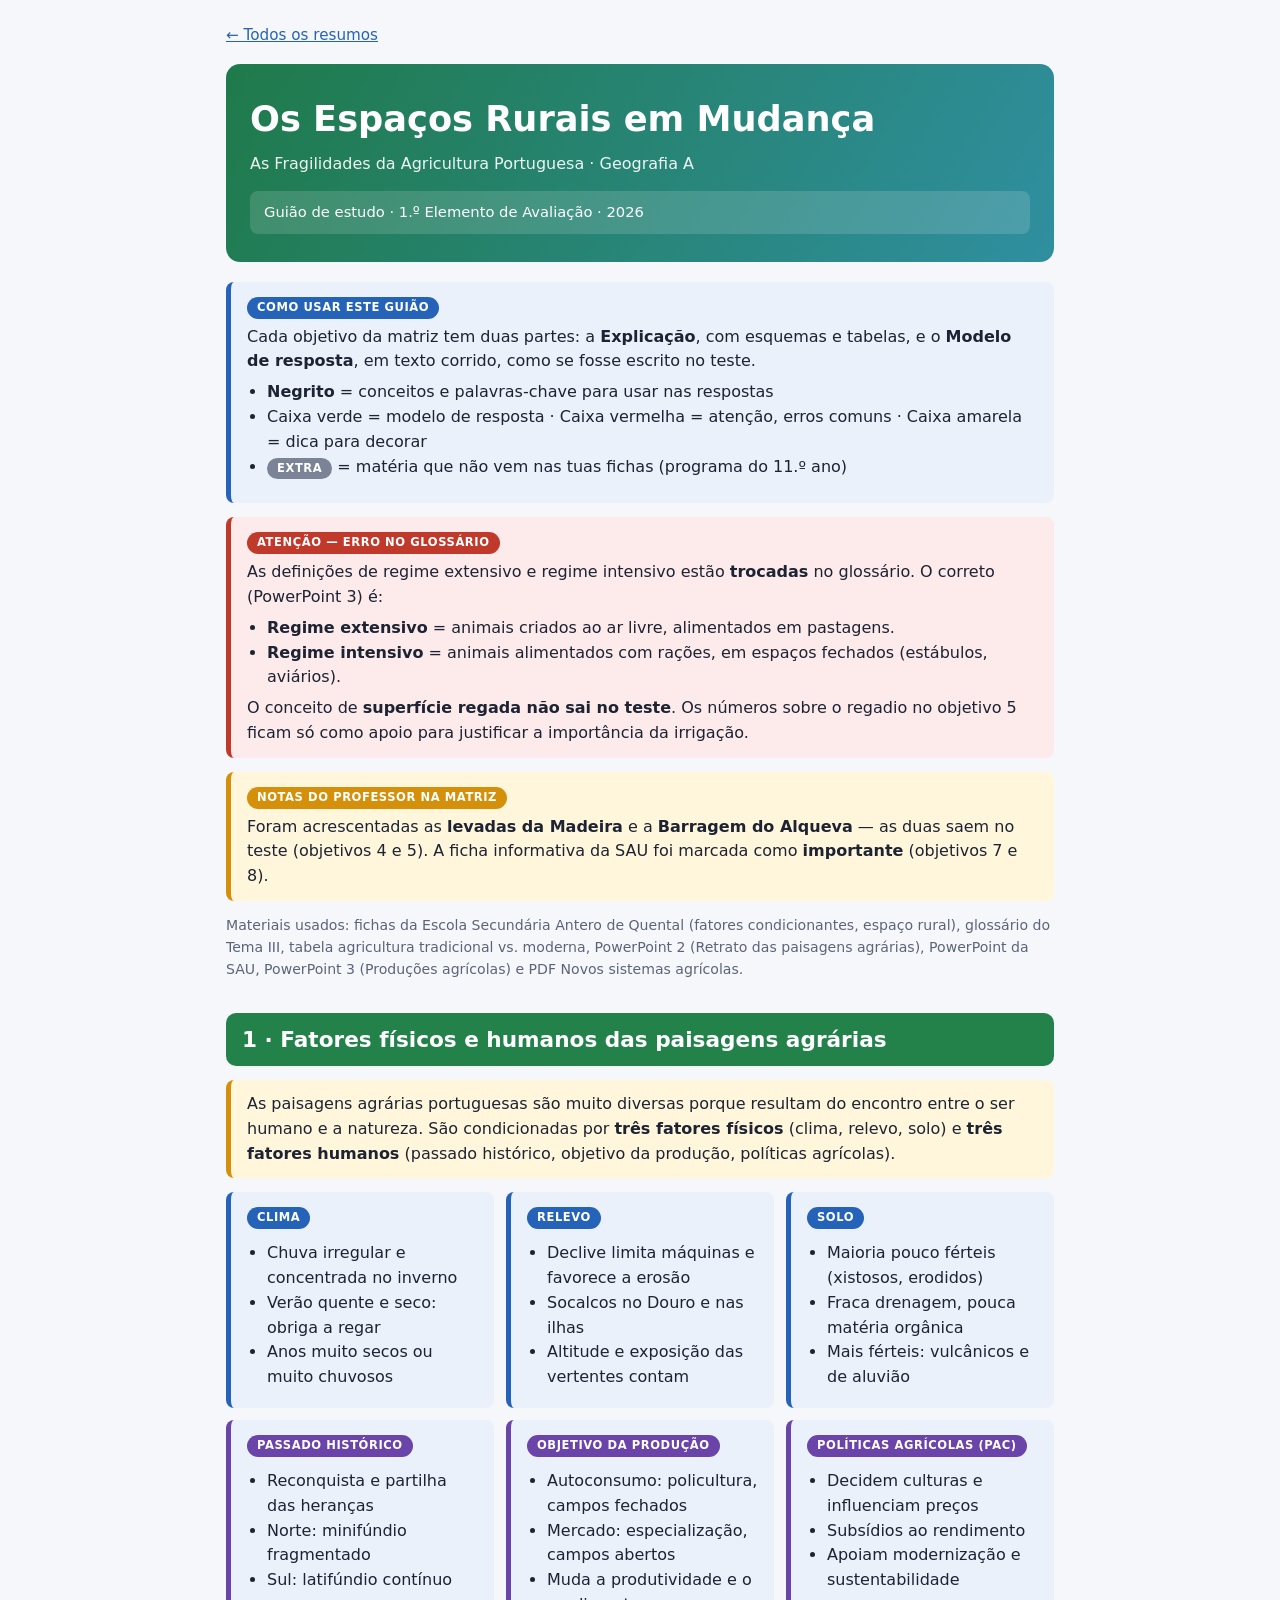
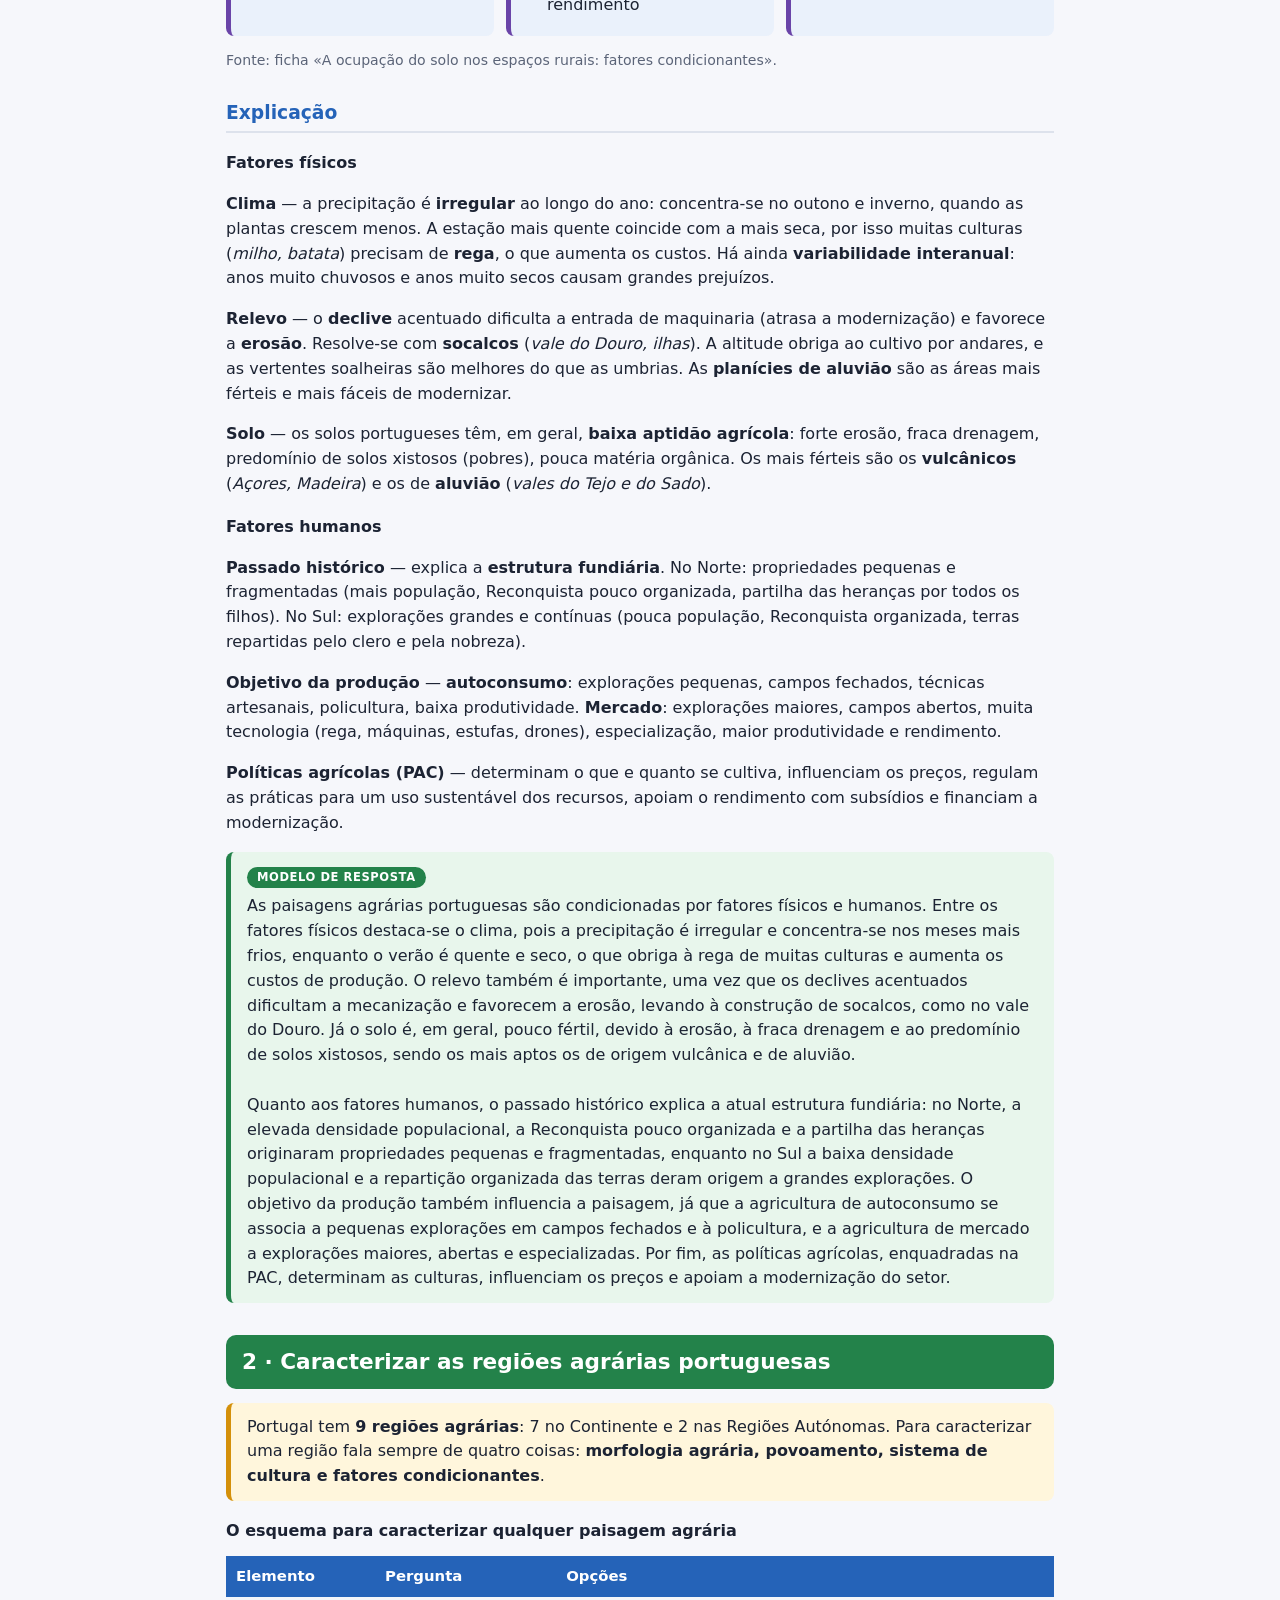
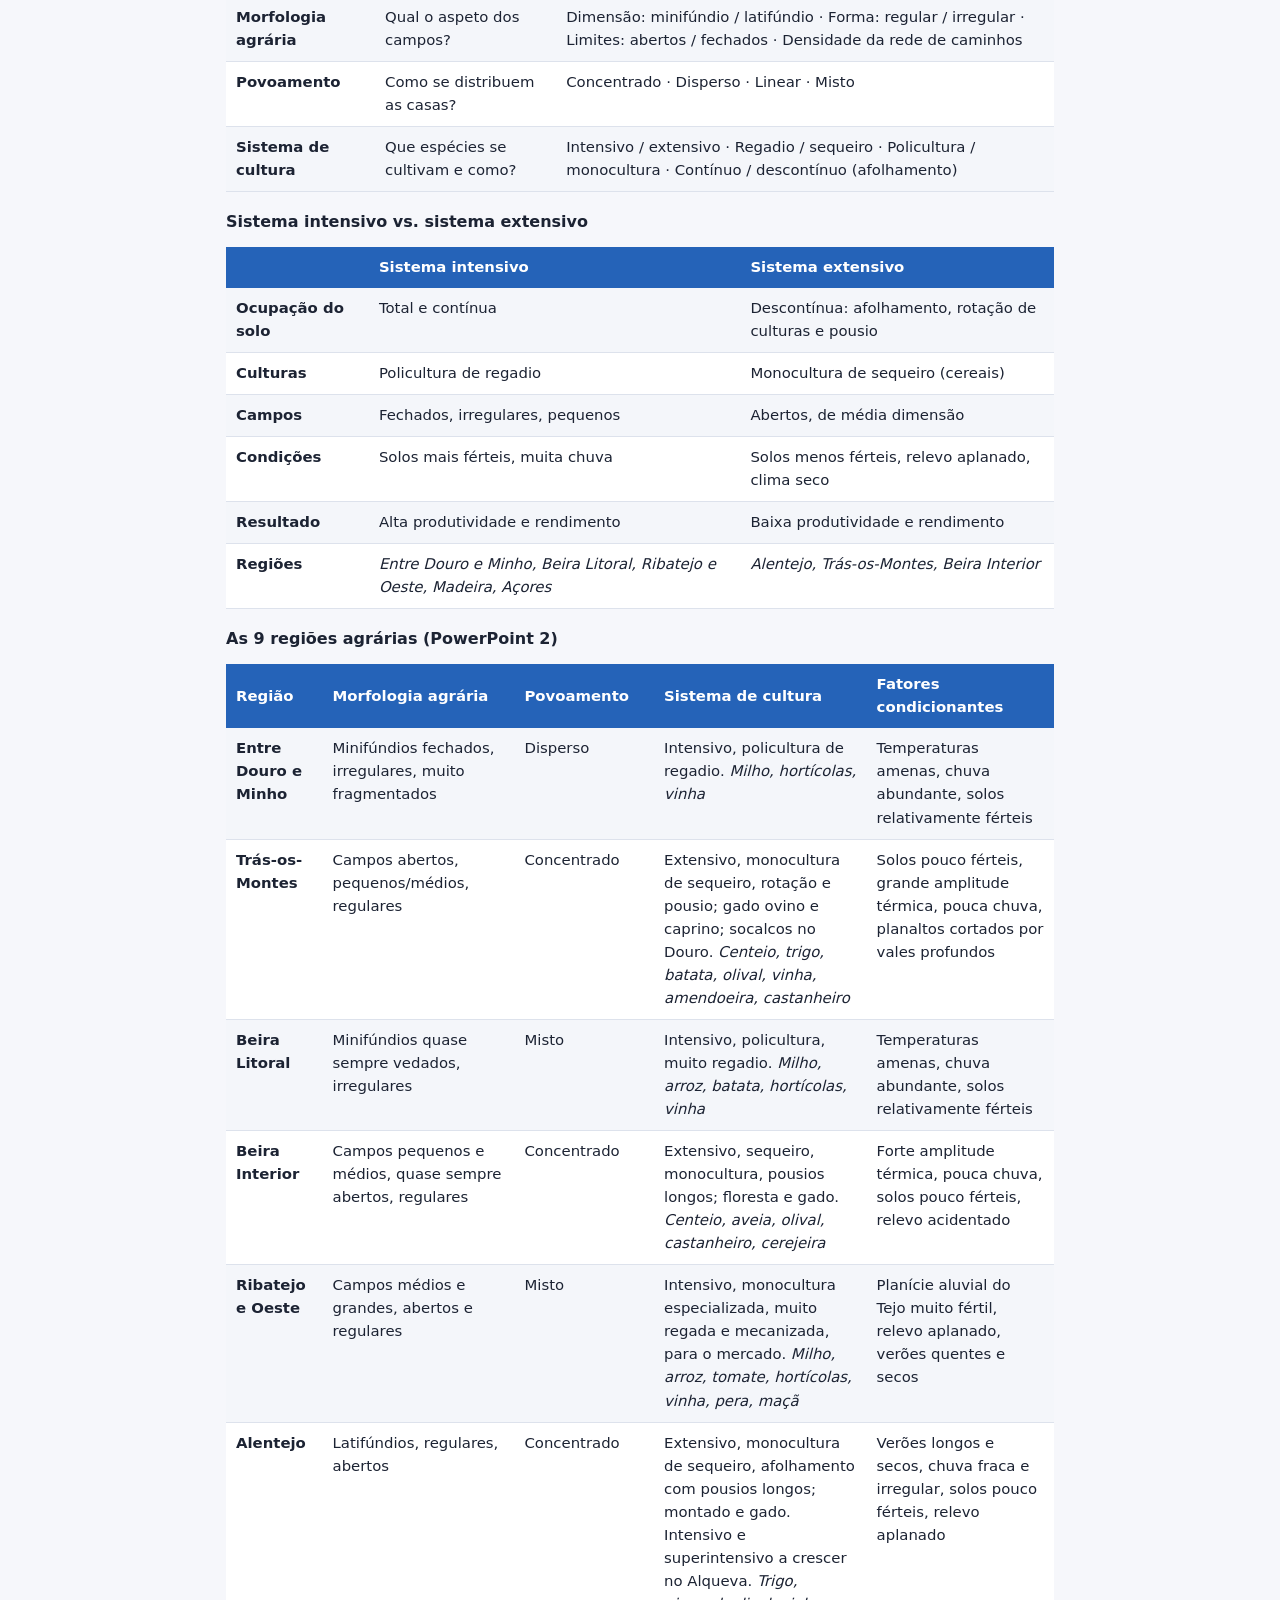
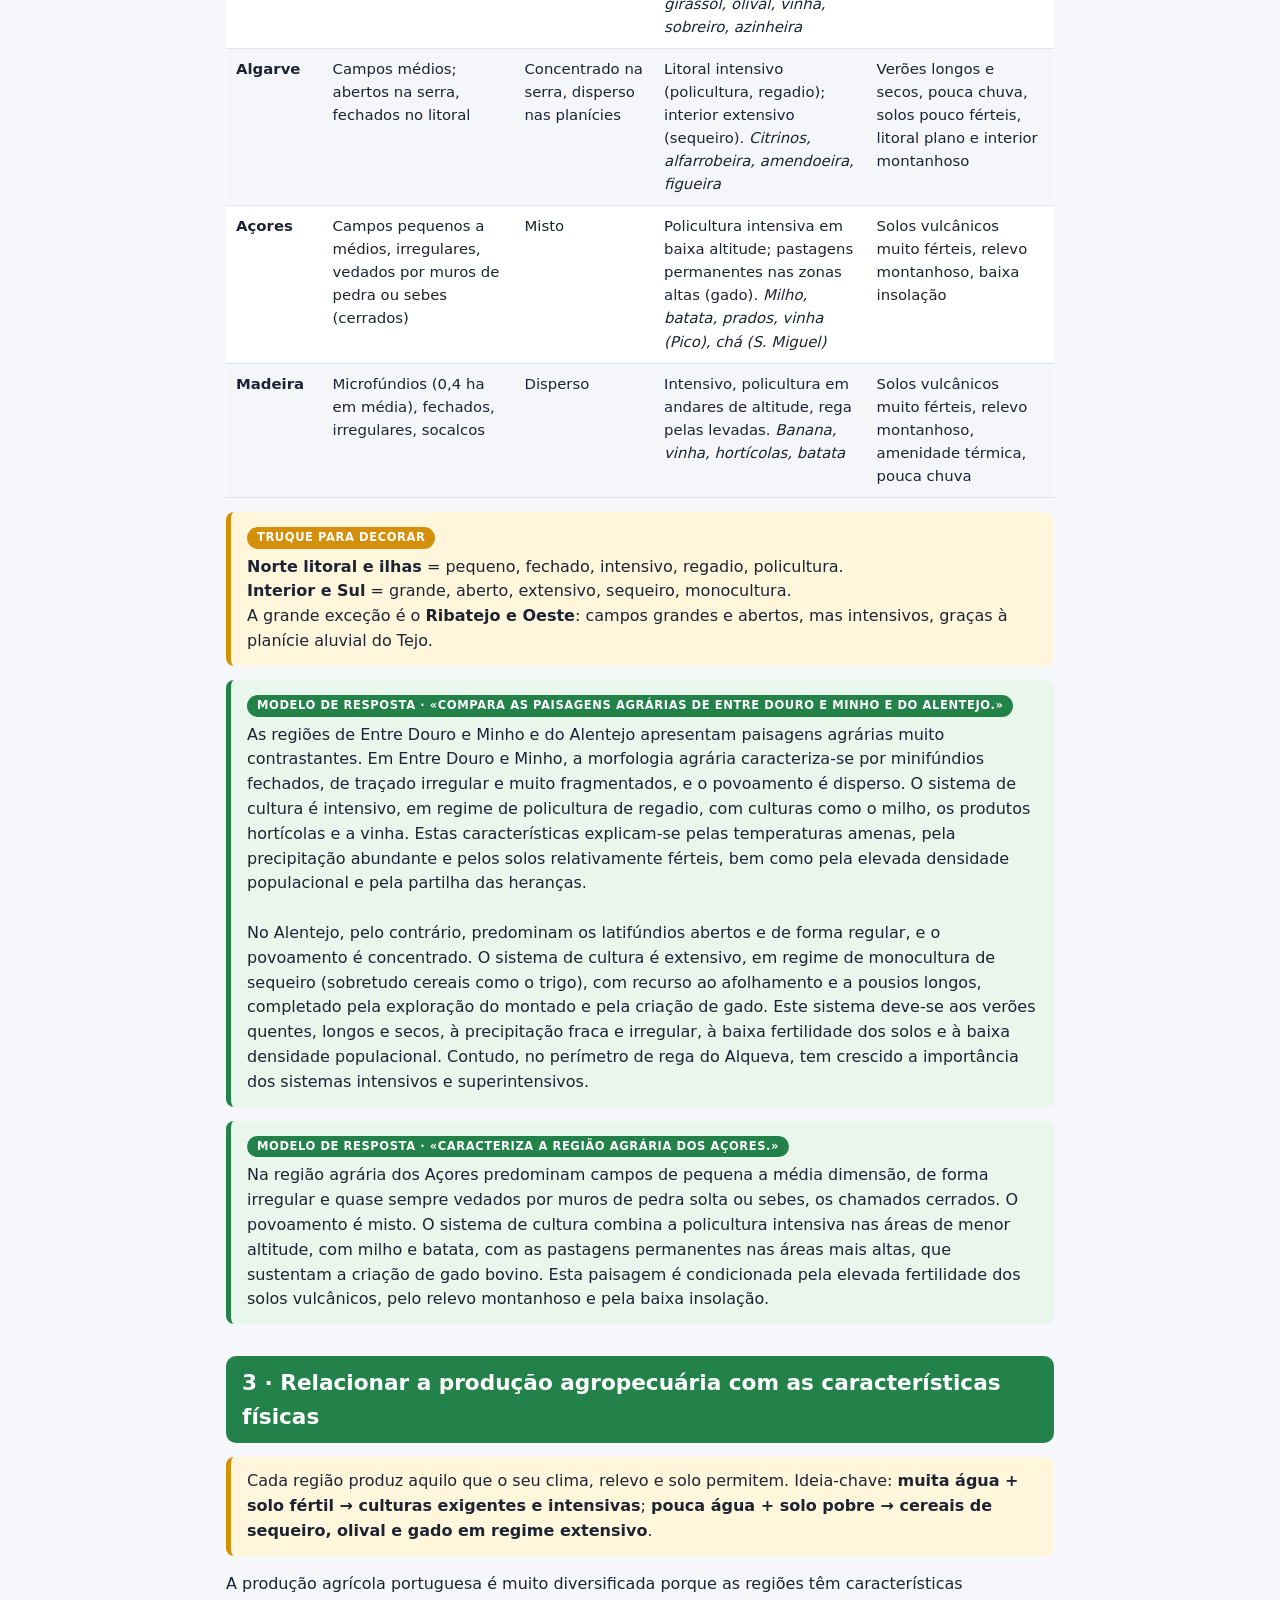
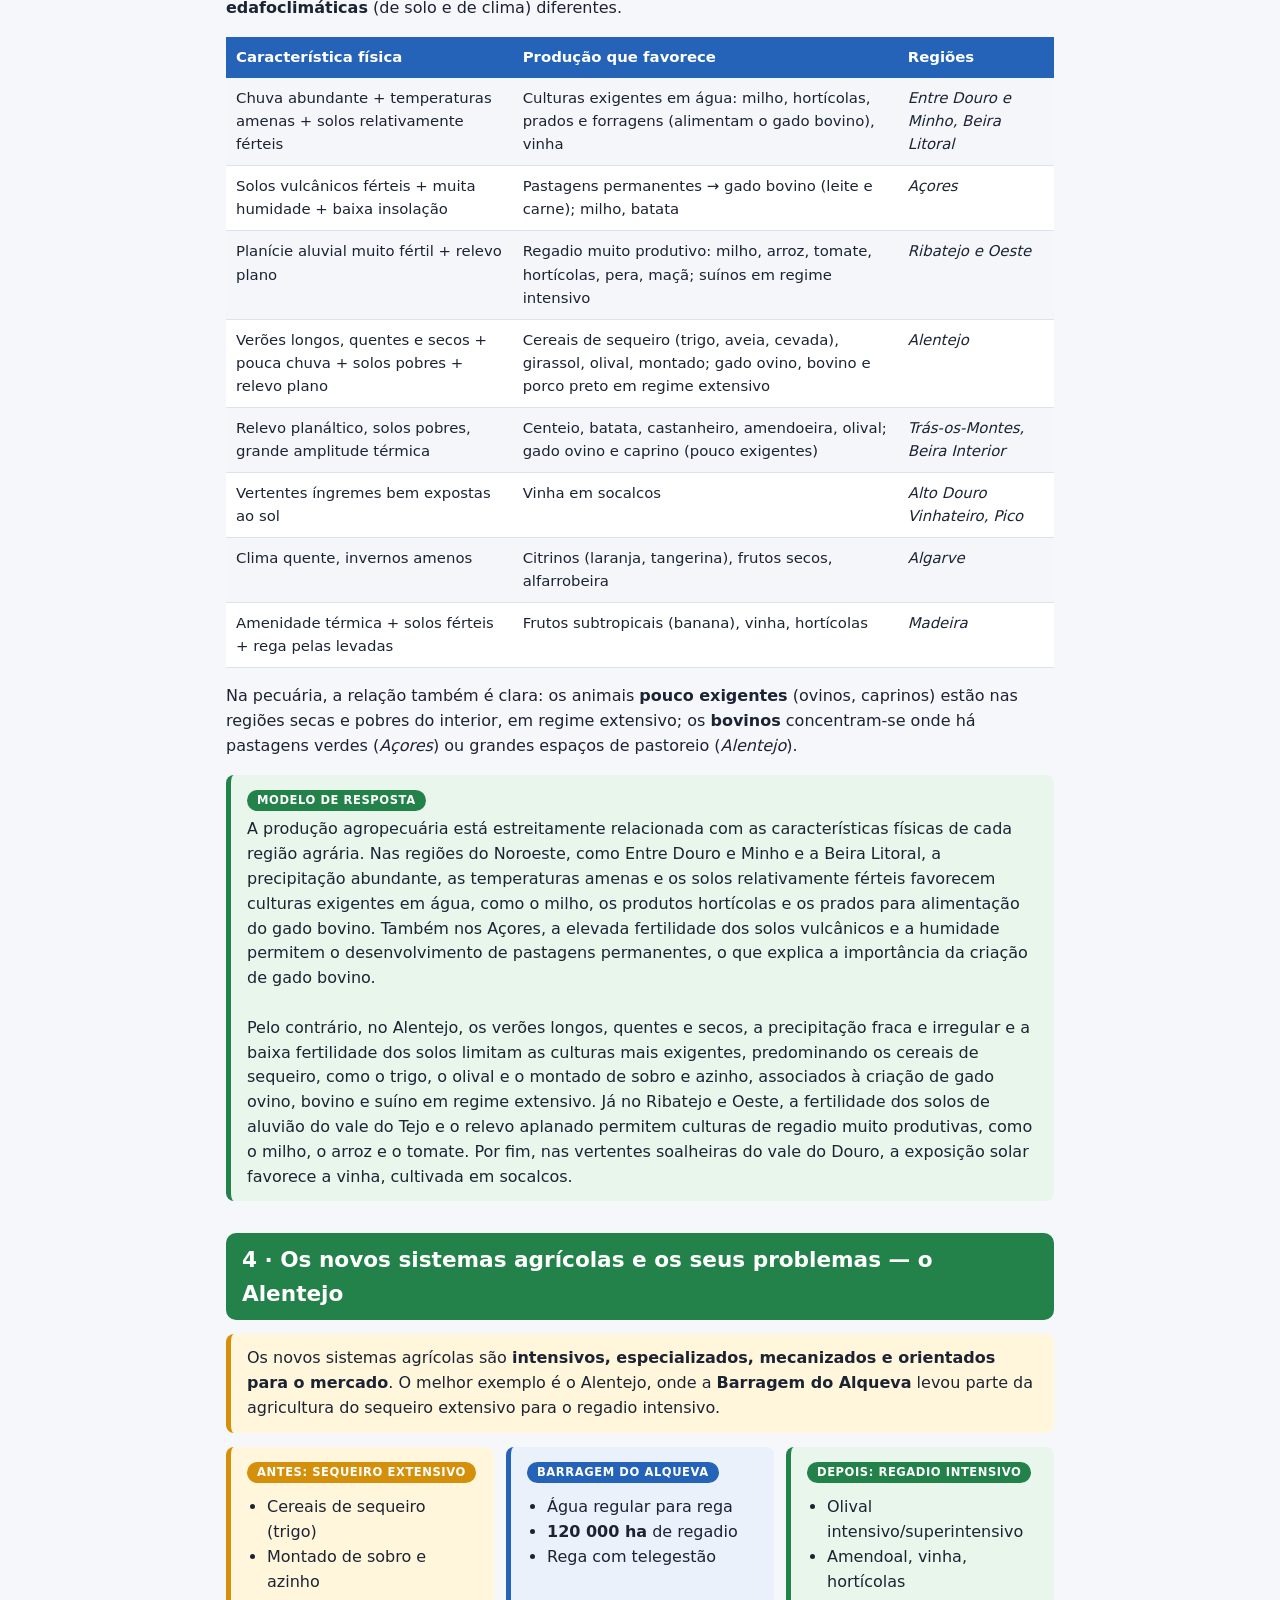
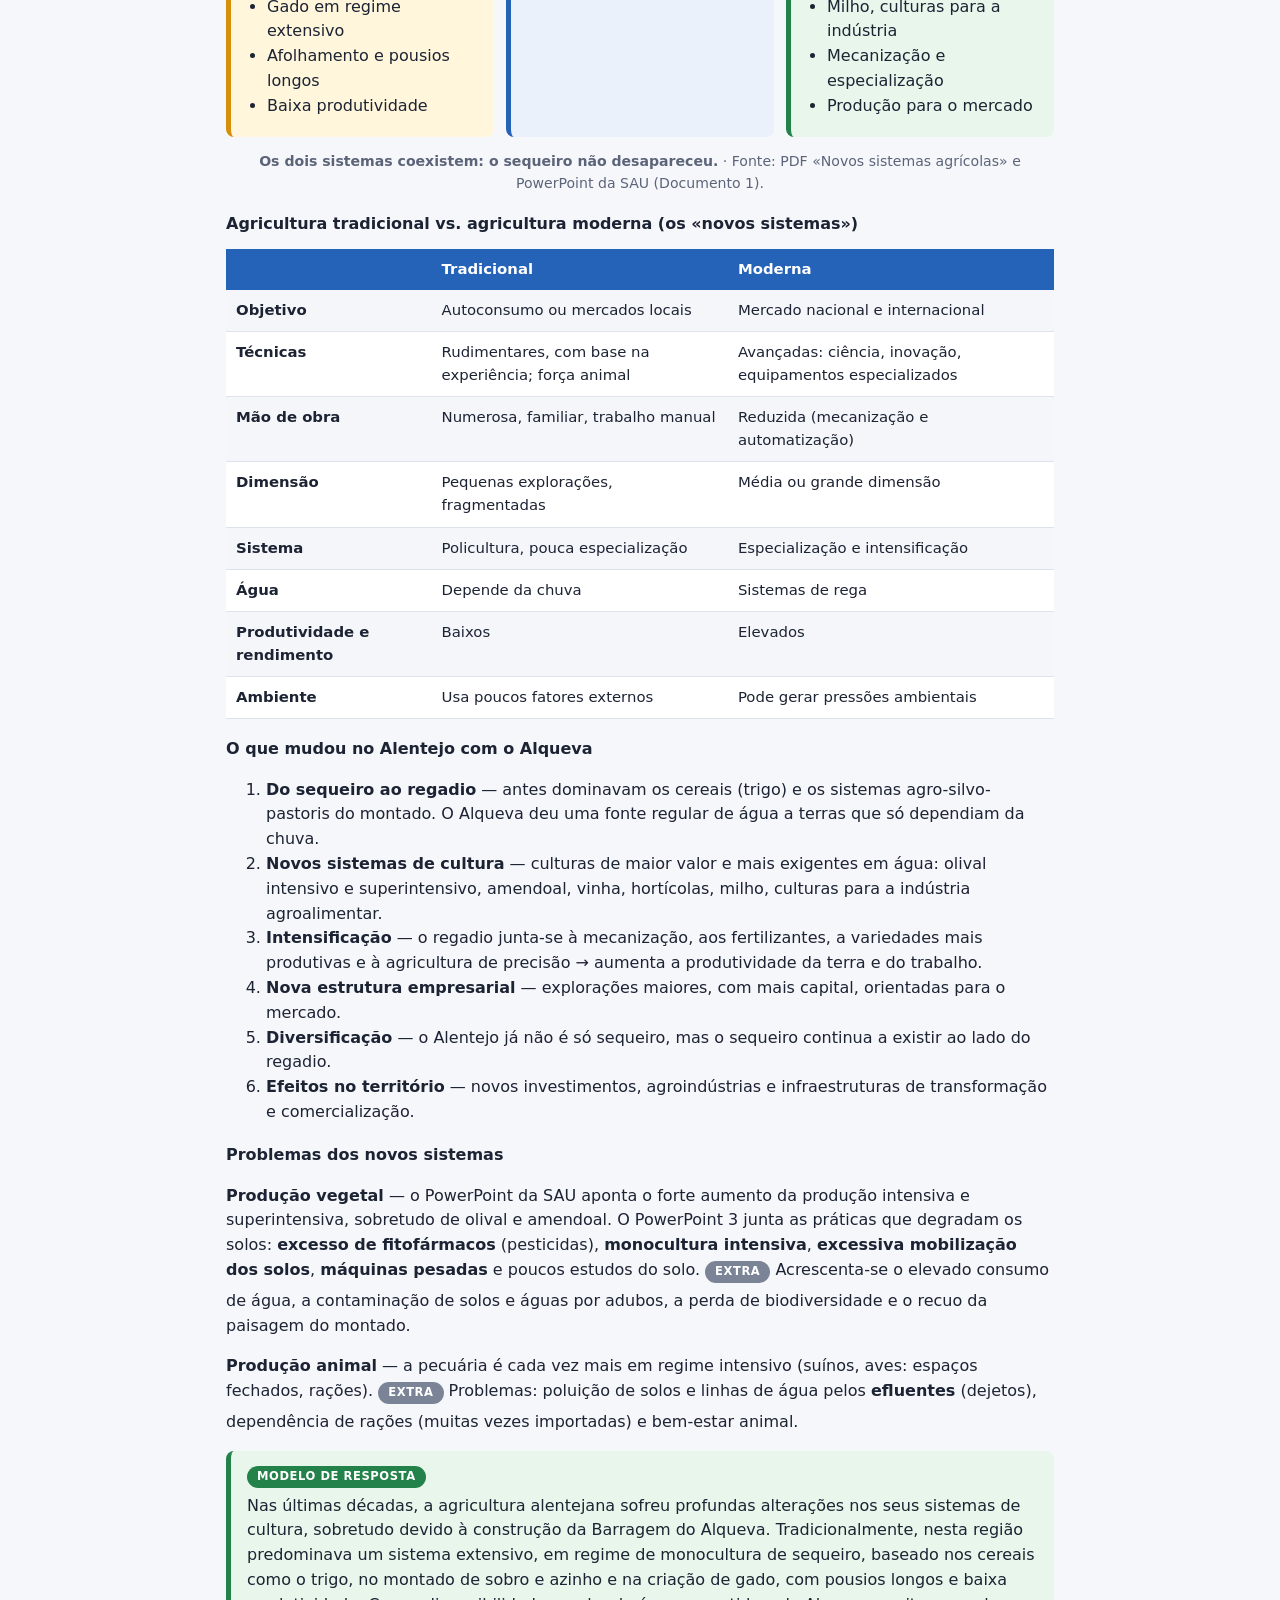
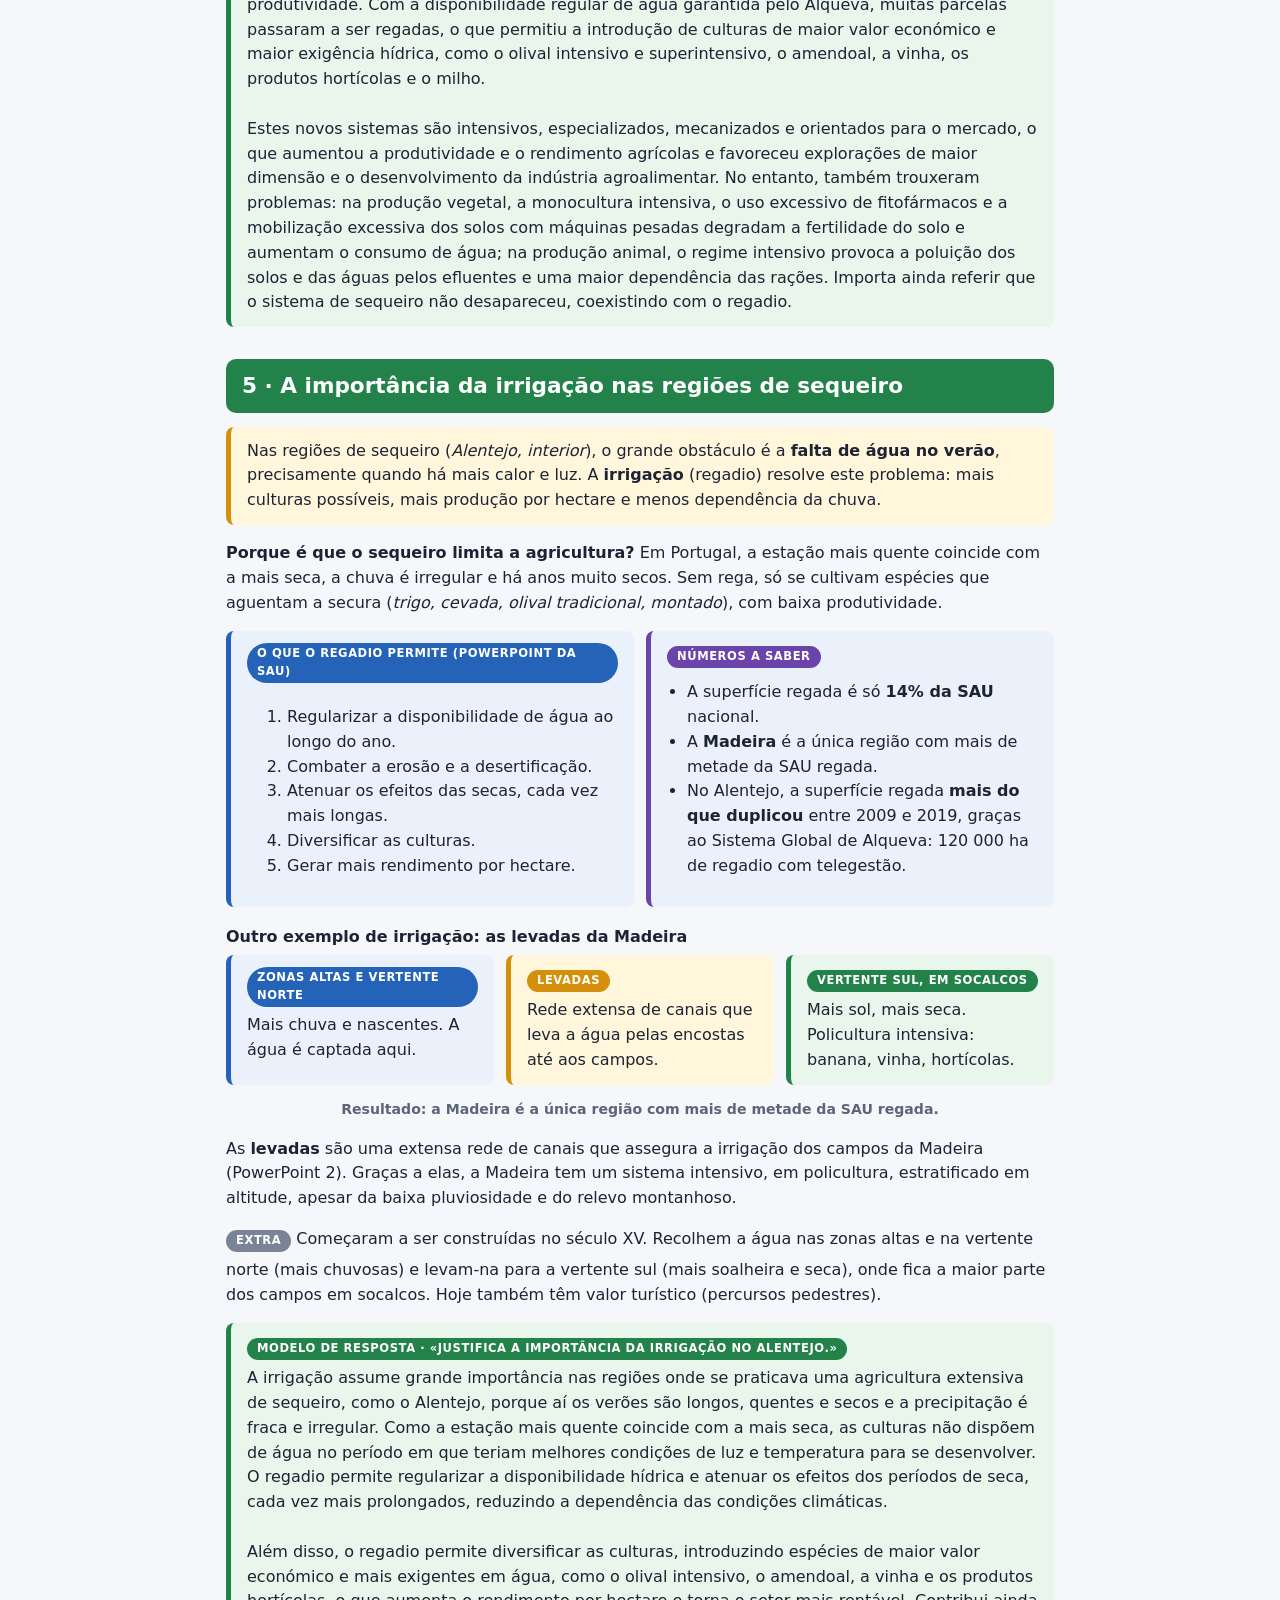
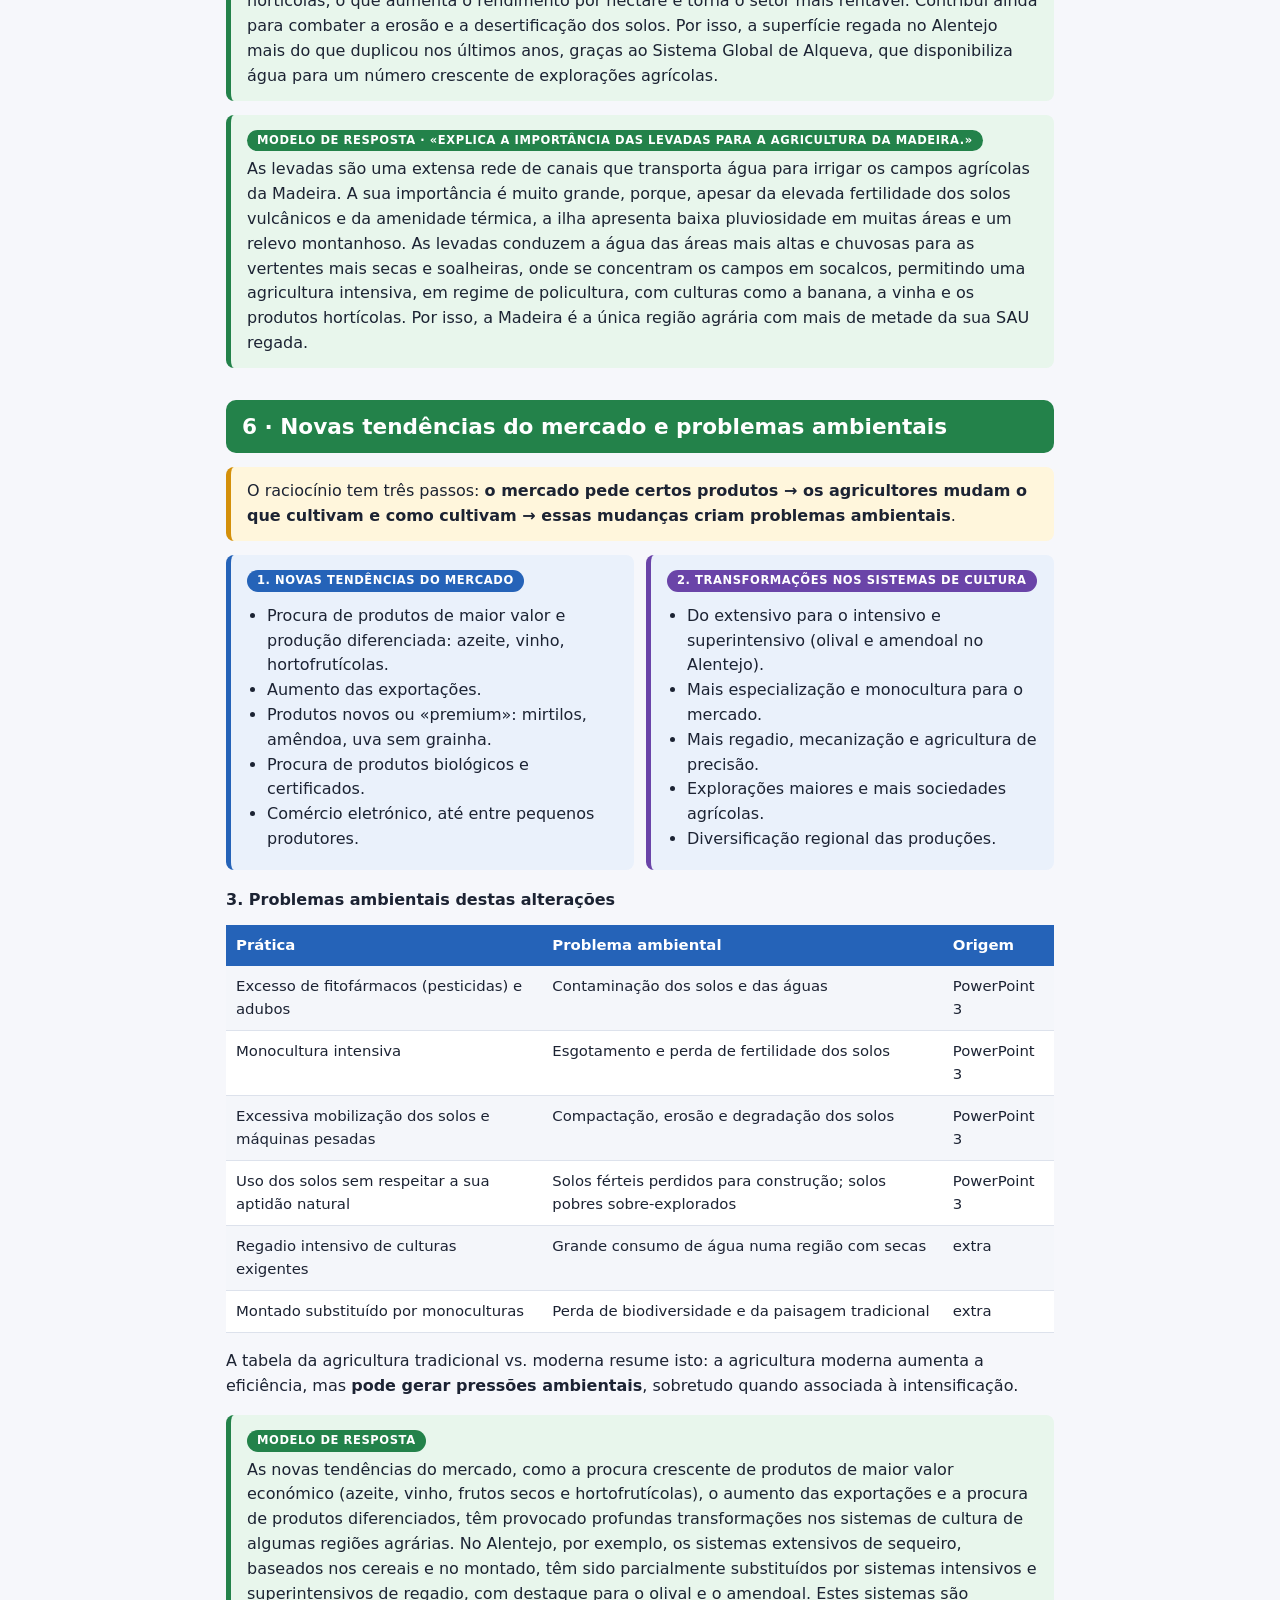
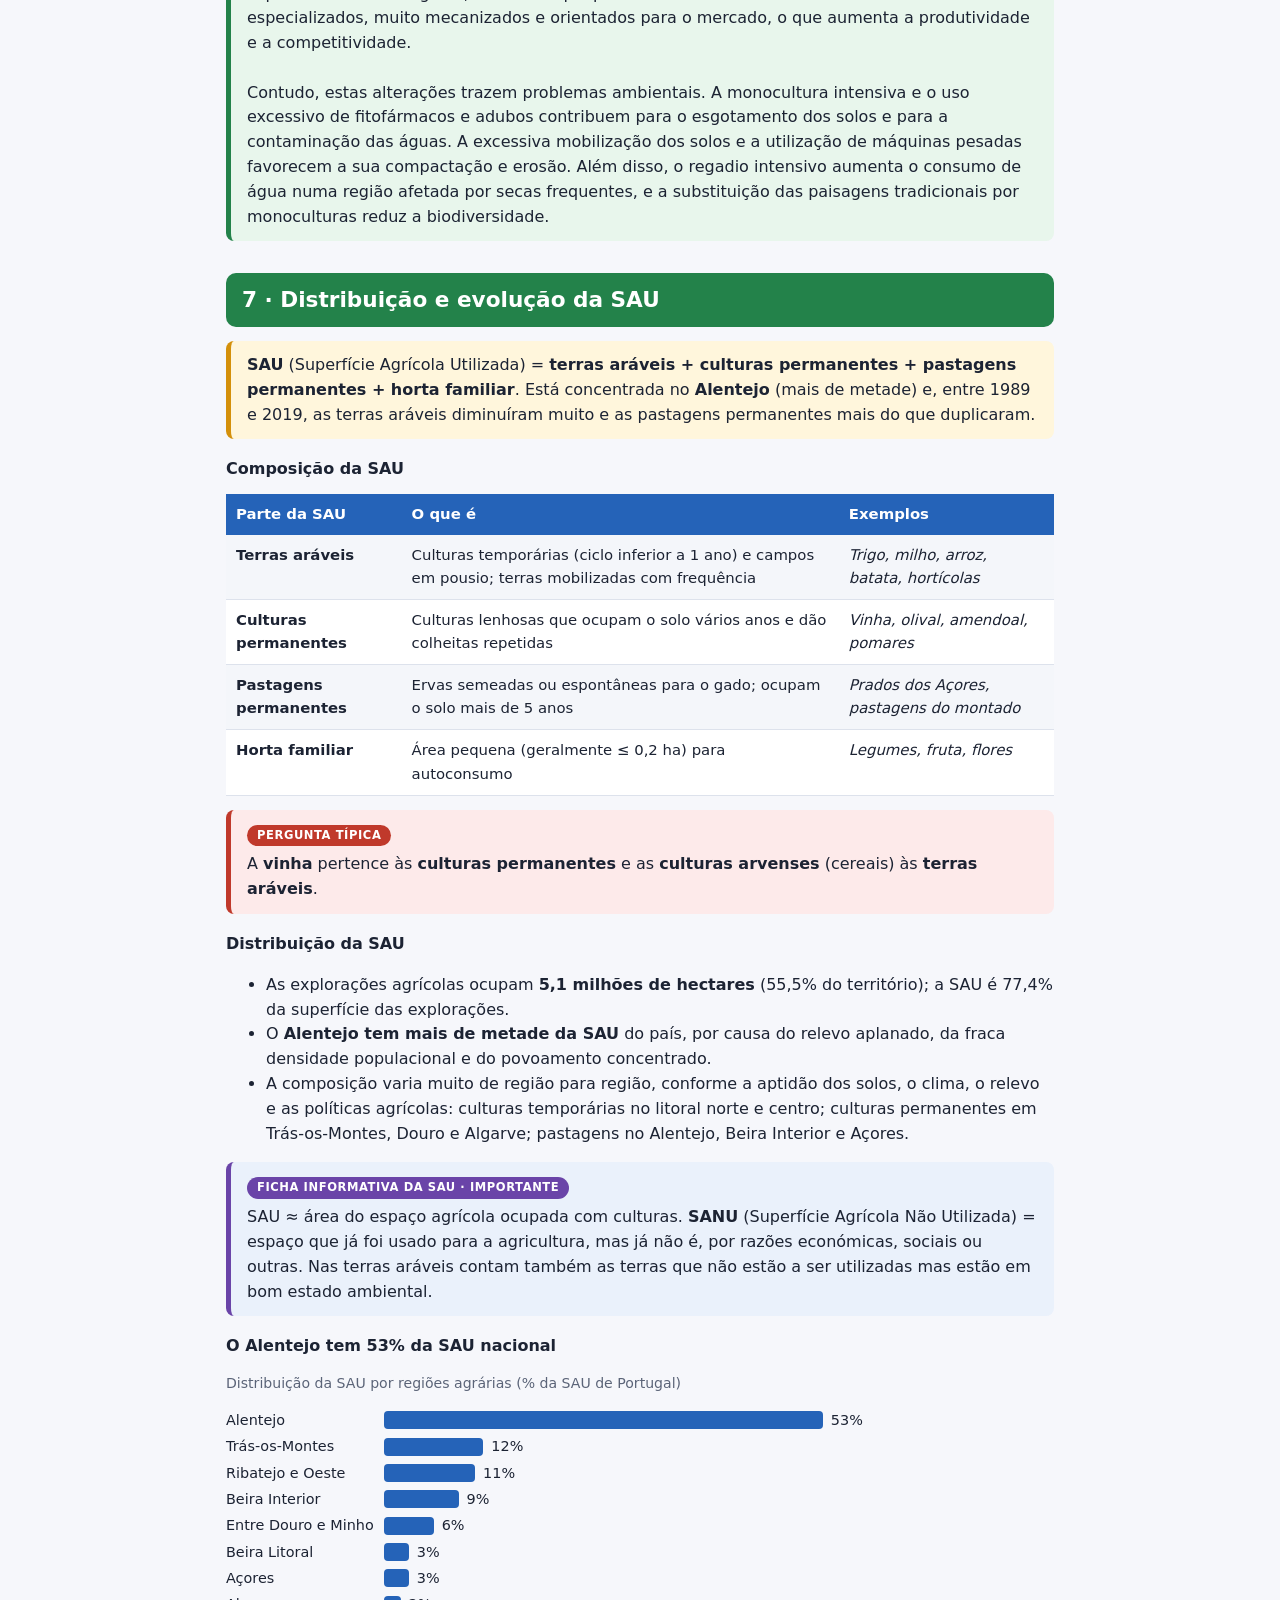
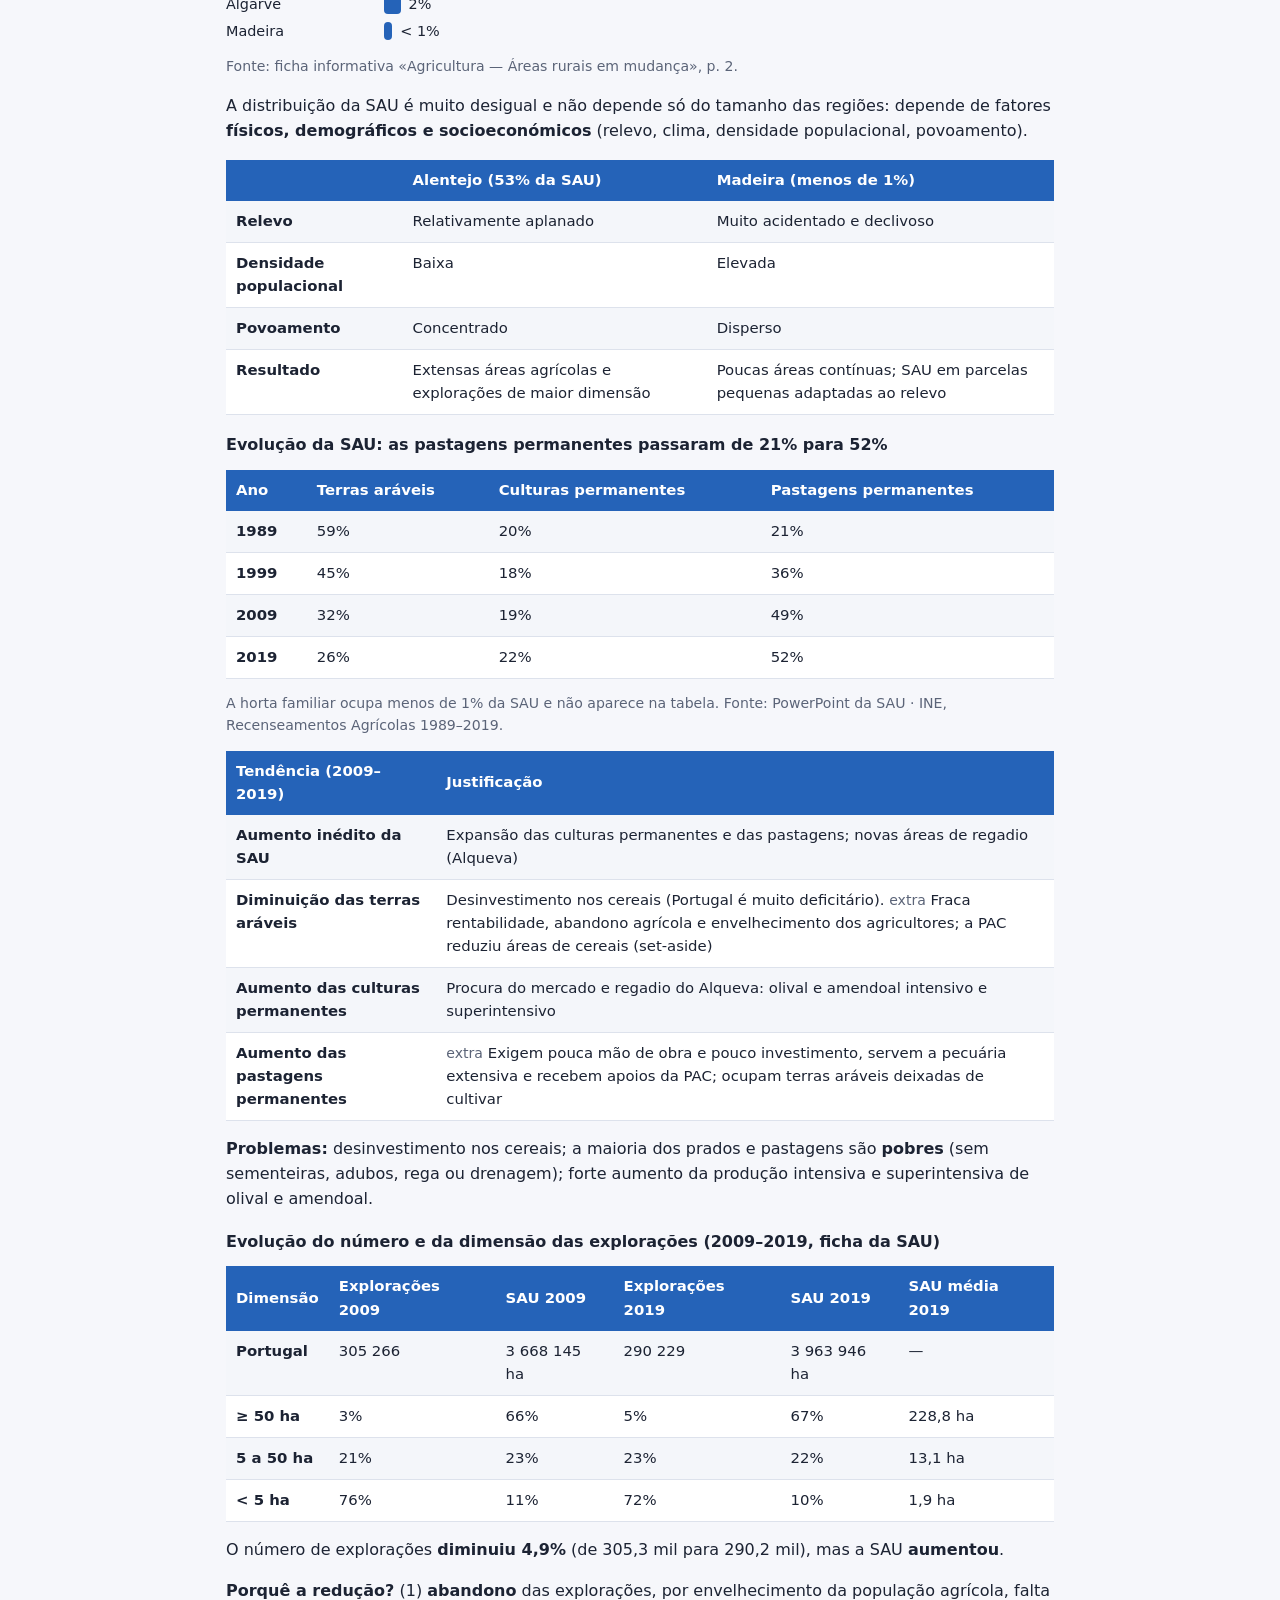
<file: geografia-espacos-rurais.html>
<!doctype html>
<html lang="pt-PT">
<head>
<meta charset="utf-8">
<meta name="viewport" content="width=device-width, initial-scale=1">
<title>Espaços Rurais · Geografia A</title>
<link rel="stylesheet" href="style.css">
</head>
<body>
<div class="wrap">
<nav class="top"><a href="index.html">← Todos os resumos</a></nav>

<header class="hero" style="background:linear-gradient(120deg,#1f7a4a,#2f8fa0)">
  <h1>Os Espaços Rurais em Mudança</h1>
  <p>As Fragilidades da Agricultura Portuguesa · Geografia A</p>
  <div class="meta">Guião de estudo · 1.º Elemento de Avaliação · 2026</div>
</header>

<div class="box blue">
  <span class="tag">Como usar este guião</span><br>
  Cada objetivo da matriz tem duas partes: a <b>Explicação</b>, com esquemas e tabelas, e o <b>Modelo de resposta</b>, em texto corrido, como se fosse escrito no teste.
  <ul>
    <li><b>Negrito</b> = conceitos e palavras-chave para usar nas respostas</li>
    <li>Caixa verde = modelo de resposta · Caixa vermelha = atenção, erros comuns · Caixa amarela = dica para decorar</li>
    <li><span class="tag" style="background:var(--gray)">extra</span> = matéria que não vem nas tuas fichas (programa do 11.º ano)</li>
  </ul>
</div>

<div class="box red">
  <span class="tag">Atenção — erro no glossário</span><br>
  As definições de regime extensivo e regime intensivo estão <b>trocadas</b> no glossário. O correto (PowerPoint 3) é:
  <ul>
    <li><b>Regime extensivo</b> = animais criados ao ar livre, alimentados em pastagens.</li>
    <li><b>Regime intensivo</b> = animais alimentados com rações, em espaços fechados (estábulos, aviários).</li>
  </ul>
  O conceito de <b>superfície regada não sai no teste</b>. Os números sobre o regadio no objetivo 5 ficam só como apoio para justificar a importância da irrigação.
</div>
<div class="box">
  <span class="tag">Notas do professor na matriz</span><br>
  Foram acrescentadas as <b>levadas da Madeira</b> e a <b>Barragem do Alqueva</b> — as duas saem no teste (objetivos 4 e 5). A ficha informativa da SAU foi marcada como <b>importante</b> (objetivos 7 e 8).
</div>
<p class="small">Materiais usados: fichas da Escola Secundária Antero de Quental (fatores condicionantes, espaço rural), glossário do Tema III, tabela agricultura tradicional vs. moderna, PowerPoint 2 (Retrato das paisagens agrárias), PowerPoint da SAU, PowerPoint 3 (Produções agrícolas) e PDF Novos sistemas agrícolas.</p>

<!-- 1 -->
<h2 class="sec" style="background:var(--green)">1 · Fatores físicos e humanos das paisagens agrárias</h2>
<div class="box">As paisagens agrárias portuguesas são muito diversas porque resultam do encontro entre o ser humano e a natureza. São condicionadas por <b>três fatores físicos</b> (clima, relevo, solo) e <b>três fatores humanos</b> (passado histórico, objetivo da produção, políticas agrícolas).</div>
<div class="grid3">
  <div class="box blue"><span class="tag">Clima</span><ul><li>Chuva irregular e concentrada no inverno</li><li>Verão quente e seco: obriga a regar</li><li>Anos muito secos ou muito chuvosos</li></ul></div>
  <div class="box blue"><span class="tag">Relevo</span><ul><li>Declive limita máquinas e favorece a erosão</li><li>Socalcos no Douro e nas ilhas</li><li>Altitude e exposição das vertentes contam</li></ul></div>
  <div class="box blue"><span class="tag">Solo</span><ul><li>Maioria pouco férteis (xistosos, erodidos)</li><li>Fraca drenagem, pouca matéria orgânica</li><li>Mais férteis: vulcânicos e de aluvião</li></ul></div>
  <div class="box purple"><span class="tag">Passado histórico</span><ul><li>Reconquista e partilha das heranças</li><li>Norte: minifúndio fragmentado</li><li>Sul: latifúndio contínuo</li></ul></div>
  <div class="box purple"><span class="tag">Objetivo da produção</span><ul><li>Autoconsumo: policultura, campos fechados</li><li>Mercado: especialização, campos abertos</li><li>Muda a produtividade e o rendimento</li></ul></div>
  <div class="box purple"><span class="tag">Políticas agrícolas (PAC)</span><ul><li>Decidem culturas e influenciam preços</li><li>Subsídios ao rendimento</li><li>Apoiam modernização e sustentabilidade</li></ul></div>
</div>
<p class="small">Fonte: ficha «A ocupação do solo nos espaços rurais: fatores condicionantes».</p>

<h3>Explicação</h3>
<h4>Fatores físicos</h4>
<p><b>Clima</b> — a precipitação é <b>irregular</b> ao longo do ano: concentra-se no outono e inverno, quando as plantas crescem menos. A estação mais quente coincide com a mais seca, por isso muitas culturas (<i>milho, batata</i>) precisam de <b>rega</b>, o que aumenta os custos. Há ainda <b>variabilidade interanual</b>: anos muito chuvosos e anos muito secos causam grandes prejuízos.</p>
<p><b>Relevo</b> — o <b>declive</b> acentuado dificulta a entrada de maquinaria (atrasa a modernização) e favorece a <b>erosão</b>. Resolve-se com <b>socalcos</b> (<i>vale do Douro, ilhas</i>). A altitude obriga ao cultivo por andares, e as vertentes soalheiras são melhores do que as umbrias. As <b>planícies de aluvião</b> são as áreas mais férteis e mais fáceis de modernizar.</p>
<p><b>Solo</b> — os solos portugueses têm, em geral, <b>baixa aptidão agrícola</b>: forte erosão, fraca drenagem, predomínio de solos xistosos (pobres), pouca matéria orgânica. Os mais férteis são os <b>vulcânicos</b> (<i>Açores, Madeira</i>) e os de <b>aluvião</b> (<i>vales do Tejo e do Sado</i>).</p>
<h4>Fatores humanos</h4>
<p><b>Passado histórico</b> — explica a <b>estrutura fundiária</b>. No Norte: propriedades pequenas e fragmentadas (mais população, Reconquista pouco organizada, partilha das heranças por todos os filhos). No Sul: explorações grandes e contínuas (pouca população, Reconquista organizada, terras repartidas pelo clero e pela nobreza).</p>
<p><b>Objetivo da produção</b> — <b>autoconsumo</b>: explorações pequenas, campos fechados, técnicas artesanais, policultura, baixa produtividade. <b>Mercado</b>: explorações maiores, campos abertos, muita tecnologia (rega, máquinas, estufas, drones), especialização, maior produtividade e rendimento.</p>
<p><b>Políticas agrícolas (PAC)</b> — determinam o que e quanto se cultiva, influenciam os preços, regulam as práticas para um uso sustentável dos recursos, apoiam o rendimento com subsídios e financiam a modernização.</p>
<div class="box green">
  <span class="tag">Modelo de resposta</span><br>
  As paisagens agrárias portuguesas são condicionadas por fatores físicos e humanos. Entre os fatores físicos destaca-se o clima, pois a precipitação é irregular e concentra-se nos meses mais frios, enquanto o verão é quente e seco, o que obriga à rega de muitas culturas e aumenta os custos de produção. O relevo também é importante, uma vez que os declives acentuados dificultam a mecanização e favorecem a erosão, levando à construção de socalcos, como no vale do Douro. Já o solo é, em geral, pouco fértil, devido à erosão, à fraca drenagem e ao predomínio de solos xistosos, sendo os mais aptos os de origem vulcânica e de aluvião.<br><br>
  Quanto aos fatores humanos, o passado histórico explica a atual estrutura fundiária: no Norte, a elevada densidade populacional, a Reconquista pouco organizada e a partilha das heranças originaram propriedades pequenas e fragmentadas, enquanto no Sul a baixa densidade populacional e a repartição organizada das terras deram origem a grandes explorações. O objetivo da produção também influencia a paisagem, já que a agricultura de autoconsumo se associa a pequenas explorações em campos fechados e à policultura, e a agricultura de mercado a explorações maiores, abertas e especializadas. Por fim, as políticas agrícolas, enquadradas na PAC, determinam as culturas, influenciam os preços e apoiam a modernização do setor.
</div>

<!-- 2 -->
<h2 class="sec" style="background:var(--green)">2 · Caracterizar as regiões agrárias portuguesas</h2>
<div class="box">Portugal tem <b>9 regiões agrárias</b>: 7 no Continente e 2 nas Regiões Autónomas. Para caracterizar uma região fala sempre de quatro coisas: <b>morfologia agrária, povoamento, sistema de cultura e fatores condicionantes</b>.</div>
<h4>O esquema para caracterizar qualquer paisagem agrária</h4>
<div class="table-wrap"><table>
<tr><th>Elemento</th><th>Pergunta</th><th>Opções</th></tr>
<tr><td><b>Morfologia agrária</b></td><td>Qual o aspeto dos campos?</td><td>Dimensão: minifúndio / latifúndio · Forma: regular / irregular · Limites: abertos / fechados · Densidade da rede de caminhos</td></tr>
<tr><td><b>Povoamento</b></td><td>Como se distribuem as casas?</td><td>Concentrado · Disperso · Linear · Misto</td></tr>
<tr><td><b>Sistema de cultura</b></td><td>Que espécies se cultivam e como?</td><td>Intensivo / extensivo · Regadio / sequeiro · Policultura / monocultura · Contínuo / descontínuo (afolhamento)</td></tr>
</table></div>
<h4>Sistema intensivo vs. sistema extensivo</h4>
<div class="table-wrap"><table>
<tr><th></th><th>Sistema intensivo</th><th>Sistema extensivo</th></tr>
<tr><td><b>Ocupação do solo</b></td><td>Total e contínua</td><td>Descontínua: afolhamento, rotação de culturas e pousio</td></tr>
<tr><td><b>Culturas</b></td><td>Policultura de regadio</td><td>Monocultura de sequeiro (cereais)</td></tr>
<tr><td><b>Campos</b></td><td>Fechados, irregulares, pequenos</td><td>Abertos, de média dimensão</td></tr>
<tr><td><b>Condições</b></td><td>Solos mais férteis, muita chuva</td><td>Solos menos férteis, relevo aplanado, clima seco</td></tr>
<tr><td><b>Resultado</b></td><td>Alta produtividade e rendimento</td><td>Baixa produtividade e rendimento</td></tr>
<tr><td><b>Regiões</b></td><td><i>Entre Douro e Minho, Beira Litoral, Ribatejo e Oeste, Madeira, Açores</i></td><td><i>Alentejo, Trás-os-Montes, Beira Interior</i></td></tr>
</table></div>
<h4>As 9 regiões agrárias (PowerPoint 2)</h4>
<div class="table-wrap"><table>
<tr><th>Região</th><th>Morfologia agrária</th><th>Povoamento</th><th>Sistema de cultura</th><th>Fatores condicionantes</th></tr>
<tr><td><b>Entre Douro e Minho</b></td><td>Minifúndios fechados, irregulares, muito fragmentados</td><td>Disperso</td><td>Intensivo, policultura de regadio. <i>Milho, hortícolas, vinha</i></td><td>Temperaturas amenas, chuva abundante, solos relativamente férteis</td></tr>
<tr><td><b>Trás-os-Montes</b></td><td>Campos abertos, pequenos/médios, regulares</td><td>Concentrado</td><td>Extensivo, monocultura de sequeiro, rotação e pousio; gado ovino e caprino; socalcos no Douro. <i>Centeio, trigo, batata, olival, vinha, amendoeira, castanheiro</i></td><td>Solos pouco férteis, grande amplitude térmica, pouca chuva, planaltos cortados por vales profundos</td></tr>
<tr><td><b>Beira Litoral</b></td><td>Minifúndios quase sempre vedados, irregulares</td><td>Misto</td><td>Intensivo, policultura, muito regadio. <i>Milho, arroz, batata, hortícolas, vinha</i></td><td>Temperaturas amenas, chuva abundante, solos relativamente férteis</td></tr>
<tr><td><b>Beira Interior</b></td><td>Campos pequenos e médios, quase sempre abertos, regulares</td><td>Concentrado</td><td>Extensivo, sequeiro, monocultura, pousios longos; floresta e gado. <i>Centeio, aveia, olival, castanheiro, cerejeira</i></td><td>Forte amplitude térmica, pouca chuva, solos pouco férteis, relevo acidentado</td></tr>
<tr><td><b>Ribatejo e Oeste</b></td><td>Campos médios e grandes, abertos e regulares</td><td>Misto</td><td>Intensivo, monocultura especializada, muito regada e mecanizada, para o mercado. <i>Milho, arroz, tomate, hortícolas, vinha, pera, maçã</i></td><td>Planície aluvial do Tejo muito fértil, relevo aplanado, verões quentes e secos</td></tr>
<tr><td><b>Alentejo</b></td><td>Latifúndios, regulares, abertos</td><td>Concentrado</td><td>Extensivo, monocultura de sequeiro, afolhamento com pousios longos; montado e gado. Intensivo e superintensivo a crescer no Alqueva. <i>Trigo, girassol, olival, vinha, sobreiro, azinheira</i></td><td>Verões longos e secos, chuva fraca e irregular, solos pouco férteis, relevo aplanado</td></tr>
<tr><td><b>Algarve</b></td><td>Campos médios; abertos na serra, fechados no litoral</td><td>Concentrado na serra, disperso nas planícies</td><td>Litoral intensivo (policultura, regadio); interior extensivo (sequeiro). <i>Citrinos, alfarrobeira, amendoeira, figueira</i></td><td>Verões longos e secos, pouca chuva, solos pouco férteis, litoral plano e interior montanhoso</td></tr>
<tr><td><b>Açores</b></td><td>Campos pequenos a médios, irregulares, vedados por muros de pedra ou sebes (cerrados)</td><td>Misto</td><td>Policultura intensiva em baixa altitude; pastagens permanentes nas zonas altas (gado). <i>Milho, batata, prados, vinha (Pico), chá (S. Miguel)</i></td><td>Solos vulcânicos muito férteis, relevo montanhoso, baixa insolação</td></tr>
<tr><td><b>Madeira</b></td><td>Microfúndios (0,4 ha em média), fechados, irregulares, socalcos</td><td>Disperso</td><td>Intensivo, policultura em andares de altitude, rega pelas levadas. <i>Banana, vinha, hortícolas, batata</i></td><td>Solos vulcânicos muito férteis, relevo montanhoso, amenidade térmica, pouca chuva</td></tr>
</table></div>
<div class="box">
  <span class="tag">Truque para decorar</span><br>
  <b>Norte litoral e ilhas</b> = pequeno, fechado, intensivo, regadio, policultura.<br>
  <b>Interior e Sul</b> = grande, aberto, extensivo, sequeiro, monocultura.<br>
  A grande exceção é o <b>Ribatejo e Oeste</b>: campos grandes e abertos, mas intensivos, graças à planície aluvial do Tejo.
</div>
<div class="box green">
  <span class="tag">Modelo de resposta · «Compara as paisagens agrárias de Entre Douro e Minho e do Alentejo.»</span><br>
  As regiões de Entre Douro e Minho e do Alentejo apresentam paisagens agrárias muito contrastantes. Em Entre Douro e Minho, a morfologia agrária caracteriza-se por minifúndios fechados, de traçado irregular e muito fragmentados, e o povoamento é disperso. O sistema de cultura é intensivo, em regime de policultura de regadio, com culturas como o milho, os produtos hortícolas e a vinha. Estas características explicam-se pelas temperaturas amenas, pela precipitação abundante e pelos solos relativamente férteis, bem como pela elevada densidade populacional e pela partilha das heranças.<br><br>
  No Alentejo, pelo contrário, predominam os latifúndios abertos e de forma regular, e o povoamento é concentrado. O sistema de cultura é extensivo, em regime de monocultura de sequeiro (sobretudo cereais como o trigo), com recurso ao afolhamento e a pousios longos, completado pela exploração do montado e pela criação de gado. Este sistema deve-se aos verões quentes, longos e secos, à precipitação fraca e irregular, à baixa fertilidade dos solos e à baixa densidade populacional. Contudo, no perímetro de rega do Alqueva, tem crescido a importância dos sistemas intensivos e superintensivos.
</div>
<div class="box green">
  <span class="tag">Modelo de resposta · «Caracteriza a região agrária dos Açores.»</span><br>
  Na região agrária dos Açores predominam campos de pequena a média dimensão, de forma irregular e quase sempre vedados por muros de pedra solta ou sebes, os chamados cerrados. O povoamento é misto. O sistema de cultura combina a policultura intensiva nas áreas de menor altitude, com milho e batata, com as pastagens permanentes nas áreas mais altas, que sustentam a criação de gado bovino. Esta paisagem é condicionada pela elevada fertilidade dos solos vulcânicos, pelo relevo montanhoso e pela baixa insolação.
</div>

<!-- 3 -->
<h2 class="sec" style="background:var(--green)">3 · Relacionar a produção agropecuária com as características físicas</h2>
<div class="box">Cada região produz aquilo que o seu clima, relevo e solo permitem. Ideia-chave: <b>muita água + solo fértil → culturas exigentes e intensivas</b>; <b>pouca água + solo pobre → cereais de sequeiro, olival e gado em regime extensivo</b>.</div>
<p>A produção agrícola portuguesa é muito diversificada porque as regiões têm características <b>edafoclimáticas</b> (de solo e de clima) diferentes.</p>
<div class="table-wrap"><table>
<tr><th>Característica física</th><th>Produção que favorece</th><th>Regiões</th></tr>
<tr><td>Chuva abundante + temperaturas amenas + solos relativamente férteis</td><td>Culturas exigentes em água: milho, hortícolas, prados e forragens (alimentam o gado bovino), vinha</td><td><i>Entre Douro e Minho, Beira Litoral</i></td></tr>
<tr><td>Solos vulcânicos férteis + muita humidade + baixa insolação</td><td>Pastagens permanentes → gado bovino (leite e carne); milho, batata</td><td><i>Açores</i></td></tr>
<tr><td>Planície aluvial muito fértil + relevo plano</td><td>Regadio muito produtivo: milho, arroz, tomate, hortícolas, pera, maçã; suínos em regime intensivo</td><td><i>Ribatejo e Oeste</i></td></tr>
<tr><td>Verões longos, quentes e secos + pouca chuva + solos pobres + relevo plano</td><td>Cereais de sequeiro (trigo, aveia, cevada), girassol, olival, montado; gado ovino, bovino e porco preto em regime extensivo</td><td><i>Alentejo</i></td></tr>
<tr><td>Relevo planáltico, solos pobres, grande amplitude térmica</td><td>Centeio, batata, castanheiro, amendoeira, olival; gado ovino e caprino (pouco exigentes)</td><td><i>Trás-os-Montes, Beira Interior</i></td></tr>
<tr><td>Vertentes íngremes bem expostas ao sol</td><td>Vinha em socalcos</td><td><i>Alto Douro Vinhateiro, Pico</i></td></tr>
<tr><td>Clima quente, invernos amenos</td><td>Citrinos (laranja, tangerina), frutos secos, alfarrobeira</td><td><i>Algarve</i></td></tr>
<tr><td>Amenidade térmica + solos férteis + rega pelas levadas</td><td>Frutos subtropicais (banana), vinha, hortícolas</td><td><i>Madeira</i></td></tr>
</table></div>
<p>Na pecuária, a relação também é clara: os animais <b>pouco exigentes</b> (ovinos, caprinos) estão nas regiões secas e pobres do interior, em regime extensivo; os <b>bovinos</b> concentram-se onde há pastagens verdes (<i>Açores</i>) ou grandes espaços de pastoreio (<i>Alentejo</i>).</p>
<div class="box green">
  <span class="tag">Modelo de resposta</span><br>
  A produção agropecuária está estreitamente relacionada com as características físicas de cada região agrária. Nas regiões do Noroeste, como Entre Douro e Minho e a Beira Litoral, a precipitação abundante, as temperaturas amenas e os solos relativamente férteis favorecem culturas exigentes em água, como o milho, os produtos hortícolas e os prados para alimentação do gado bovino. Também nos Açores, a elevada fertilidade dos solos vulcânicos e a humidade permitem o desenvolvimento de pastagens permanentes, o que explica a importância da criação de gado bovino.<br><br>
  Pelo contrário, no Alentejo, os verões longos, quentes e secos, a precipitação fraca e irregular e a baixa fertilidade dos solos limitam as culturas mais exigentes, predominando os cereais de sequeiro, como o trigo, o olival e o montado de sobro e azinho, associados à criação de gado ovino, bovino e suíno em regime extensivo. Já no Ribatejo e Oeste, a fertilidade dos solos de aluvião do vale do Tejo e o relevo aplanado permitem culturas de regadio muito produtivas, como o milho, o arroz e o tomate. Por fim, nas vertentes soalheiras do vale do Douro, a exposição solar favorece a vinha, cultivada em socalcos.
</div>

<!-- 4 -->
<h2 class="sec" style="background:var(--green)">4 · Os novos sistemas agrícolas e os seus problemas — o Alentejo</h2>
<div class="box">Os novos sistemas agrícolas são <b>intensivos, especializados, mecanizados e orientados para o mercado</b>. O melhor exemplo é o Alentejo, onde a <b>Barragem do Alqueva</b> levou parte da agricultura do sequeiro extensivo para o regadio intensivo.</div>
<div class="grid3">
  <div class="box"><span class="tag">Antes: sequeiro extensivo</span><ul><li>Cereais de sequeiro (trigo)</li><li>Montado de sobro e azinho</li><li>Gado em regime extensivo</li><li>Afolhamento e pousios longos</li><li>Baixa produtividade</li></ul></div>
  <div class="box blue"><span class="tag">Barragem do Alqueva</span><ul><li>Água regular para rega</li><li><b>120 000 ha</b> de regadio</li><li>Rega com telegestão</li></ul></div>
  <div class="box green"><span class="tag">Depois: regadio intensivo</span><ul><li>Olival intensivo/superintensivo</li><li>Amendoal, vinha, hortícolas</li><li>Milho, culturas para a indústria</li><li>Mecanização e especialização</li><li>Produção para o mercado</li></ul></div>
</div>
<p class="small" style="text-align:center"><b>Os dois sistemas coexistem: o sequeiro não desapareceu.</b> · Fonte: PDF «Novos sistemas agrícolas» e PowerPoint da SAU (Documento 1).</p>
<h4>Agricultura tradicional vs. agricultura moderna (os «novos sistemas»)</h4>
<div class="table-wrap"><table>
<tr><th></th><th>Tradicional</th><th>Moderna</th></tr>
<tr><td><b>Objetivo</b></td><td>Autoconsumo ou mercados locais</td><td>Mercado nacional e internacional</td></tr>
<tr><td><b>Técnicas</b></td><td>Rudimentares, com base na experiência; força animal</td><td>Avançadas: ciência, inovação, equipamentos especializados</td></tr>
<tr><td><b>Mão de obra</b></td><td>Numerosa, familiar, trabalho manual</td><td>Reduzida (mecanização e automatização)</td></tr>
<tr><td><b>Dimensão</b></td><td>Pequenas explorações, fragmentadas</td><td>Média ou grande dimensão</td></tr>
<tr><td><b>Sistema</b></td><td>Policultura, pouca especialização</td><td>Especialização e intensificação</td></tr>
<tr><td><b>Água</b></td><td>Depende da chuva</td><td>Sistemas de rega</td></tr>
<tr><td><b>Produtividade e rendimento</b></td><td>Baixos</td><td>Elevados</td></tr>
<tr><td><b>Ambiente</b></td><td>Usa poucos fatores externos</td><td>Pode gerar pressões ambientais</td></tr>
</table></div>
<h4>O que mudou no Alentejo com o Alqueva</h4>
<ol>
  <li><b>Do sequeiro ao regadio</b> — antes dominavam os cereais (trigo) e os sistemas agro-silvo-pastoris do montado. O Alqueva deu uma fonte regular de água a terras que só dependiam da chuva.</li>
  <li><b>Novos sistemas de cultura</b> — culturas de maior valor e mais exigentes em água: olival intensivo e superintensivo, amendoal, vinha, hortícolas, milho, culturas para a indústria agroalimentar.</li>
  <li><b>Intensificação</b> — o regadio junta-se à mecanização, aos fertilizantes, a variedades mais produtivas e à agricultura de precisão → aumenta a produtividade da terra e do trabalho.</li>
  <li><b>Nova estrutura empresarial</b> — explorações maiores, com mais capital, orientadas para o mercado.</li>
  <li><b>Diversificação</b> — o Alentejo já não é só sequeiro, mas o sequeiro continua a existir ao lado do regadio.</li>
  <li><b>Efeitos no território</b> — novos investimentos, agroindústrias e infraestruturas de transformação e comercialização.</li>
</ol>
<h4>Problemas dos novos sistemas</h4>
<p><b>Produção vegetal</b> — o PowerPoint da SAU aponta o forte aumento da produção intensiva e superintensiva, sobretudo de olival e amendoal. O PowerPoint 3 junta as práticas que degradam os solos: <b>excesso de fitofármacos</b> (pesticidas), <b>monocultura intensiva</b>, <b>excessiva mobilização dos solos</b>, <b>máquinas pesadas</b> e poucos estudos do solo. <span class="tag" style="background:var(--gray)">extra</span> Acrescenta-se o elevado consumo de água, a contaminação de solos e águas por adubos, a perda de biodiversidade e o recuo da paisagem do montado.</p>
<p><b>Produção animal</b> — a pecuária é cada vez mais em regime intensivo (suínos, aves: espaços fechados, rações). <span class="tag" style="background:var(--gray)">extra</span> Problemas: poluição de solos e linhas de água pelos <b>efluentes</b> (dejetos), dependência de rações (muitas vezes importadas) e bem-estar animal.</p>
<div class="box green">
  <span class="tag">Modelo de resposta</span><br>
  Nas últimas décadas, a agricultura alentejana sofreu profundas alterações nos seus sistemas de cultura, sobretudo devido à construção da Barragem do Alqueva. Tradicionalmente, nesta região predominava um sistema extensivo, em regime de monocultura de sequeiro, baseado nos cereais como o trigo, no montado de sobro e azinho e na criação de gado, com pousios longos e baixa produtividade. Com a disponibilidade regular de água garantida pelo Alqueva, muitas parcelas passaram a ser regadas, o que permitiu a introdução de culturas de maior valor económico e maior exigência hídrica, como o olival intensivo e superintensivo, o amendoal, a vinha, os produtos hortícolas e o milho.<br><br>
  Estes novos sistemas são intensivos, especializados, mecanizados e orientados para o mercado, o que aumentou a produtividade e o rendimento agrícolas e favoreceu explorações de maior dimensão e o desenvolvimento da indústria agroalimentar. No entanto, também trouxeram problemas: na produção vegetal, a monocultura intensiva, o uso excessivo de fitofármacos e a mobilização excessiva dos solos com máquinas pesadas degradam a fertilidade do solo e aumentam o consumo de água; na produção animal, o regime intensivo provoca a poluição dos solos e das águas pelos efluentes e uma maior dependência das rações. Importa ainda referir que o sistema de sequeiro não desapareceu, coexistindo com o regadio.
</div>

<!-- 5 -->
<h2 class="sec" style="background:var(--green)">5 · A importância da irrigação nas regiões de sequeiro</h2>
<div class="box">Nas regiões de sequeiro (<i>Alentejo, interior</i>), o grande obstáculo é a <b>falta de água no verão</b>, precisamente quando há mais calor e luz. A <b>irrigação</b> (regadio) resolve este problema: mais culturas possíveis, mais produção por hectare e menos dependência da chuva.</div>
<p><b>Porque é que o sequeiro limita a agricultura?</b> Em Portugal, a estação mais quente coincide com a mais seca, a chuva é irregular e há anos muito secos. Sem rega, só se cultivam espécies que aguentam a secura (<i>trigo, cevada, olival tradicional, montado</i>), com baixa produtividade.</p>
<div class="grid2">
  <div class="box blue"><span class="tag">O que o regadio permite (PowerPoint da SAU)</span><ol><li>Regularizar a disponibilidade de água ao longo do ano.</li><li>Combater a erosão e a desertificação.</li><li>Atenuar os efeitos das secas, cada vez mais longas.</li><li>Diversificar as culturas.</li><li>Gerar mais rendimento por hectare.</li></ol></div>
  <div class="box purple"><span class="tag">Números a saber</span><ul><li>A superfície regada é só <b>14% da SAU</b> nacional.</li><li>A <b>Madeira</b> é a única região com mais de metade da SAU regada.</li><li>No Alentejo, a superfície regada <b>mais do que duplicou</b> entre 2009 e 2019, graças ao Sistema Global de Alqueva: 120 000 ha de regadio com telegestão.</li></ul></div>
</div>
<h4>Outro exemplo de irrigação: as levadas da Madeira</h4>
<div class="grid3">
  <div class="box blue"><span class="tag">Zonas altas e vertente norte</span><br>Mais chuva e nascentes. A água é captada aqui.</div>
  <div class="box"><span class="tag">Levadas</span><br>Rede extensa de canais que leva a água pelas encostas até aos campos.</div>
  <div class="box green"><span class="tag">Vertente sul, em socalcos</span><br>Mais sol, mais seca. Policultura intensiva: banana, vinha, hortícolas.</div>
</div>
<p class="small" style="text-align:center"><b>Resultado: a Madeira é a única região com mais de metade da SAU regada.</b></p>
<p>As <b>levadas</b> são uma extensa rede de canais que assegura a irrigação dos campos da Madeira (PowerPoint 2). Graças a elas, a Madeira tem um sistema intensivo, em policultura, estratificado em altitude, apesar da baixa pluviosidade e do relevo montanhoso.</p>
<p><span class="tag" style="background:var(--gray)">extra</span> Começaram a ser construídas no século XV. Recolhem a água nas zonas altas e na vertente norte (mais chuvosas) e levam-na para a vertente sul (mais soalheira e seca), onde fica a maior parte dos campos em socalcos. Hoje também têm valor turístico (percursos pedestres).</p>
<div class="box green">
  <span class="tag">Modelo de resposta · «Justifica a importância da irrigação no Alentejo.»</span><br>
  A irrigação assume grande importância nas regiões onde se praticava uma agricultura extensiva de sequeiro, como o Alentejo, porque aí os verões são longos, quentes e secos e a precipitação é fraca e irregular. Como a estação mais quente coincide com a mais seca, as culturas não dispõem de água no período em que teriam melhores condições de luz e temperatura para se desenvolver. O regadio permite regularizar a disponibilidade hídrica e atenuar os efeitos dos períodos de seca, cada vez mais prolongados, reduzindo a dependência das condições climáticas.<br><br>
  Além disso, o regadio permite diversificar as culturas, introduzindo espécies de maior valor económico e mais exigentes em água, como o olival intensivo, o amendoal, a vinha e os produtos hortícolas, o que aumenta o rendimento por hectare e torna o setor mais rentável. Contribui ainda para combater a erosão e a desertificação dos solos. Por isso, a superfície regada no Alentejo mais do que duplicou nos últimos anos, graças ao Sistema Global de Alqueva, que disponibiliza água para um número crescente de explorações agrícolas.
</div>
<div class="box green">
  <span class="tag">Modelo de resposta · «Explica a importância das levadas para a agricultura da Madeira.»</span><br>
  As levadas são uma extensa rede de canais que transporta água para irrigar os campos agrícolas da Madeira. A sua importância é muito grande, porque, apesar da elevada fertilidade dos solos vulcânicos e da amenidade térmica, a ilha apresenta baixa pluviosidade em muitas áreas e um relevo montanhoso. As levadas conduzem a água das áreas mais altas e chuvosas para as vertentes mais secas e soalheiras, onde se concentram os campos em socalcos, permitindo uma agricultura intensiva, em regime de policultura, com culturas como a banana, a vinha e os produtos hortícolas. Por isso, a Madeira é a única região agrária com mais de metade da sua SAU regada.
</div>

<!-- 6 -->
<h2 class="sec" style="background:var(--green)">6 · Novas tendências do mercado e problemas ambientais</h2>
<div class="box">O raciocínio tem três passos: <b>o mercado pede certos produtos → os agricultores mudam o que cultivam e como cultivam → essas mudanças criam problemas ambientais</b>.</div>
<div class="grid2">
  <div class="box blue"><span class="tag">1. Novas tendências do mercado</span><ul><li>Procura de produtos de maior valor e produção diferenciada: azeite, vinho, hortofrutícolas.</li><li>Aumento das exportações.</li><li>Produtos novos ou «premium»: mirtilos, amêndoa, uva sem grainha.</li><li>Procura de produtos biológicos e certificados.</li><li>Comércio eletrónico, até entre pequenos produtores.</li></ul></div>
  <div class="box purple"><span class="tag">2. Transformações nos sistemas de cultura</span><ul><li>Do extensivo para o intensivo e superintensivo (olival e amendoal no Alentejo).</li><li>Mais especialização e monocultura para o mercado.</li><li>Mais regadio, mecanização e agricultura de precisão.</li><li>Explorações maiores e mais sociedades agrícolas.</li><li>Diversificação regional das produções.</li></ul></div>
</div>
<h4>3. Problemas ambientais destas alterações</h4>
<div class="table-wrap"><table>
<tr><th>Prática</th><th>Problema ambiental</th><th>Origem</th></tr>
<tr><td>Excesso de fitofármacos (pesticidas) e adubos</td><td>Contaminação dos solos e das águas</td><td>PowerPoint 3</td></tr>
<tr><td>Monocultura intensiva</td><td>Esgotamento e perda de fertilidade dos solos</td><td>PowerPoint 3</td></tr>
<tr><td>Excessiva mobilização dos solos e máquinas pesadas</td><td>Compactação, erosão e degradação dos solos</td><td>PowerPoint 3</td></tr>
<tr><td>Uso dos solos sem respeitar a sua aptidão natural</td><td>Solos férteis perdidos para construção; solos pobres sobre-explorados</td><td>PowerPoint 3</td></tr>
<tr><td>Regadio intensivo de culturas exigentes</td><td>Grande consumo de água numa região com secas</td><td>extra</td></tr>
<tr><td>Montado substituído por monoculturas</td><td>Perda de biodiversidade e da paisagem tradicional</td><td>extra</td></tr>
</table></div>
<p>A tabela da agricultura tradicional vs. moderna resume isto: a agricultura moderna aumenta a eficiência, mas <b>pode gerar pressões ambientais</b>, sobretudo quando associada à intensificação.</p>
<div class="box green">
  <span class="tag">Modelo de resposta</span><br>
  As novas tendências do mercado, como a procura crescente de produtos de maior valor económico (azeite, vinho, frutos secos e hortofrutícolas), o aumento das exportações e a procura de produtos diferenciados, têm provocado profundas transformações nos sistemas de cultura de algumas regiões agrárias. No Alentejo, por exemplo, os sistemas extensivos de sequeiro, baseados nos cereais e no montado, têm sido parcialmente substituídos por sistemas intensivos e superintensivos de regadio, com destaque para o olival e o amendoal. Estes sistemas são especializados, muito mecanizados e orientados para o mercado, o que aumenta a produtividade e a competitividade.<br><br>
  Contudo, estas alterações trazem problemas ambientais. A monocultura intensiva e o uso excessivo de fitofármacos e adubos contribuem para o esgotamento dos solos e para a contaminação das águas. A excessiva mobilização dos solos e a utilização de máquinas pesadas favorecem a sua compactação e erosão. Além disso, o regadio intensivo aumenta o consumo de água numa região afetada por secas frequentes, e a substituição das paisagens tradicionais por monoculturas reduz a biodiversidade.
</div>

<!-- 7 -->
<h2 class="sec" style="background:var(--green)">7 · Distribuição e evolução da SAU</h2>
<div class="box"><b>SAU</b> (Superfície Agrícola Utilizada) = <b>terras aráveis + culturas permanentes + pastagens permanentes + horta familiar</b>. Está concentrada no <b>Alentejo</b> (mais de metade) e, entre 1989 e 2019, as terras aráveis diminuíram muito e as pastagens permanentes mais do que duplicaram.</div>
<h4>Composição da SAU</h4>
<div class="table-wrap"><table>
<tr><th>Parte da SAU</th><th>O que é</th><th>Exemplos</th></tr>
<tr><td><b>Terras aráveis</b></td><td>Culturas temporárias (ciclo inferior a 1 ano) e campos em pousio; terras mobilizadas com frequência</td><td><i>Trigo, milho, arroz, batata, hortícolas</i></td></tr>
<tr><td><b>Culturas permanentes</b></td><td>Culturas lenhosas que ocupam o solo vários anos e dão colheitas repetidas</td><td><i>Vinha, olival, amendoal, pomares</i></td></tr>
<tr><td><b>Pastagens permanentes</b></td><td>Ervas semeadas ou espontâneas para o gado; ocupam o solo mais de 5 anos</td><td><i>Prados dos Açores, pastagens do montado</i></td></tr>
<tr><td><b>Horta familiar</b></td><td>Área pequena (geralmente ≤ 0,2 ha) para autoconsumo</td><td><i>Legumes, fruta, flores</i></td></tr>
</table></div>
<div class="box red"><span class="tag">Pergunta típica</span><br>A <b>vinha</b> pertence às <b>culturas permanentes</b> e as <b>culturas arvenses</b> (cereais) às <b>terras aráveis</b>.</div>
<h4>Distribuição da SAU</h4>
<ul>
  <li>As explorações agrícolas ocupam <b>5,1 milhões de hectares</b> (55,5% do território); a SAU é 77,4% da superfície das explorações.</li>
  <li>O <b>Alentejo tem mais de metade da SAU</b> do país, por causa do relevo aplanado, da fraca densidade populacional e do povoamento concentrado.</li>
  <li>A composição varia muito de região para região, conforme a aptidão dos solos, o clima, o relevo e as políticas agrícolas: culturas temporárias no litoral norte e centro; culturas permanentes em Trás-os-Montes, Douro e Algarve; pastagens no Alentejo, Beira Interior e Açores.</li>
</ul>
<div class="box purple">
  <span class="tag">Ficha informativa da SAU · importante</span><br>
  SAU ≈ área do espaço agrícola ocupada com culturas. <b>SANU</b> (Superfície Agrícola Não Utilizada) = espaço que já foi usado para a agricultura, mas já não é, por razões económicas, sociais ou outras. Nas terras aráveis contam também as terras que não estão a ser utilizadas mas estão em bom estado ambiental.
</div>
<h4>O Alentejo tem 53% da SAU nacional</h4>
<p class="small">Distribuição da SAU por regiões agrárias (% da SAU de Portugal)</p>
<div class="bar"><span>Alentejo</span><span class="fill" style="width:53%"></span><span>53%</span></div>
<div class="bar"><span>Trás-os-Montes</span><span class="fill" style="width:12%"></span><span>12%</span></div>
<div class="bar"><span>Ribatejo e Oeste</span><span class="fill" style="width:11%"></span><span>11%</span></div>
<div class="bar"><span>Beira Interior</span><span class="fill" style="width:9%"></span><span>9%</span></div>
<div class="bar"><span>Entre Douro e Minho</span><span class="fill" style="width:6%"></span><span>6%</span></div>
<div class="bar"><span>Beira Litoral</span><span class="fill" style="width:3%"></span><span>3%</span></div>
<div class="bar"><span>Açores</span><span class="fill" style="width:3%"></span><span>3%</span></div>
<div class="bar"><span>Algarve</span><span class="fill" style="width:2%"></span><span>2%</span></div>
<div class="bar"><span>Madeira</span><span class="fill" style="width:1%"></span><span>&lt; 1%</span></div>
<p class="small">Fonte: ficha informativa «Agricultura — Áreas rurais em mudança», p. 2.</p>
<p>A distribuição da SAU é muito desigual e não depende só do tamanho das regiões: depende de fatores <b>físicos, demográficos e socioeconómicos</b> (relevo, clima, densidade populacional, povoamento).</p>
<div class="table-wrap"><table>
<tr><th></th><th>Alentejo (53% da SAU)</th><th>Madeira (menos de 1%)</th></tr>
<tr><td><b>Relevo</b></td><td>Relativamente aplanado</td><td>Muito acidentado e declivoso</td></tr>
<tr><td><b>Densidade populacional</b></td><td>Baixa</td><td>Elevada</td></tr>
<tr><td><b>Povoamento</b></td><td>Concentrado</td><td>Disperso</td></tr>
<tr><td><b>Resultado</b></td><td>Extensas áreas agrícolas e explorações de maior dimensão</td><td>Poucas áreas contínuas; SAU em parcelas pequenas adaptadas ao relevo</td></tr>
</table></div>
<h4>Evolução da SAU: as pastagens permanentes passaram de 21% para 52%</h4>
<div class="table-wrap"><table>
<tr><th>Ano</th><th>Terras aráveis</th><th>Culturas permanentes</th><th>Pastagens permanentes</th></tr>
<tr><td><b>1989</b></td><td>59%</td><td>20%</td><td>21%</td></tr>
<tr><td><b>1999</b></td><td>45%</td><td>18%</td><td>36%</td></tr>
<tr><td><b>2009</b></td><td>32%</td><td>19%</td><td>49%</td></tr>
<tr><td><b>2019</b></td><td>26%</td><td>22%</td><td>52%</td></tr>
</table></div>
<p class="small">A horta familiar ocupa menos de 1% da SAU e não aparece na tabela. Fonte: PowerPoint da SAU · INE, Recenseamentos Agrícolas 1989–2019.</p>
<div class="table-wrap"><table>
<tr><th>Tendência (2009–2019)</th><th>Justificação</th></tr>
<tr><td><b>Aumento inédito da SAU</b></td><td>Expansão das culturas permanentes e das pastagens; novas áreas de regadio (Alqueva)</td></tr>
<tr><td><b>Diminuição das terras aráveis</b></td><td>Desinvestimento nos cereais (Portugal é muito deficitário). <span class="small">extra</span> Fraca rentabilidade, abandono agrícola e envelhecimento dos agricultores; a PAC reduziu áreas de cereais (set-aside)</td></tr>
<tr><td><b>Aumento das culturas permanentes</b></td><td>Procura do mercado e regadio do Alqueva: olival e amendoal intensivo e superintensivo</td></tr>
<tr><td><b>Aumento das pastagens permanentes</b></td><td><span class="small">extra</span> Exigem pouca mão de obra e pouco investimento, servem a pecuária extensiva e recebem apoios da PAC; ocupam terras aráveis deixadas de cultivar</td></tr>
</table></div>
<p><b>Problemas:</b> desinvestimento nos cereais; a maioria dos prados e pastagens são <b>pobres</b> (sem sementeiras, adubos, rega ou drenagem); forte aumento da produção intensiva e superintensiva de olival e amendoal.</p>
<h4>Evolução do número e da dimensão das explorações (2009–2019, ficha da SAU)</h4>
<div class="table-wrap"><table>
<tr><th>Dimensão</th><th>Explorações 2009</th><th>SAU 2009</th><th>Explorações 2019</th><th>SAU 2019</th><th>SAU média 2019</th></tr>
<tr><td><b>Portugal</b></td><td>305 266</td><td>3 668 145 ha</td><td>290 229</td><td>3 963 946 ha</td><td>—</td></tr>
<tr><td><b>≥ 50 ha</b></td><td>3%</td><td>66%</td><td>5%</td><td>67%</td><td>228,8 ha</td></tr>
<tr><td><b>5 a 50 ha</b></td><td>21%</td><td>23%</td><td>23%</td><td>22%</td><td>13,1 ha</td></tr>
<tr><td><b>&lt; 5 ha</b></td><td>76%</td><td>11%</td><td>72%</td><td>10%</td><td>1,9 ha</td></tr>
</table></div>
<p>O número de explorações <b>diminuiu 4,9%</b> (de 305,3 mil para 290,2 mil), mas a SAU <b>aumentou</b>.</p>
<p><b>Porquê a redução?</b> (1) <b>abandono</b> das explorações, por envelhecimento da população agrícola, falta de renovação geracional e migrações; (2) <b>concentração fundiária</b> pelo emparcelamento (pequenas explorações absorvidas por maiores); (3) <b>expansão urbana</b> e de usos não agrícolas, sobretudo na Beira Litoral e no Ribatejo e Oeste.</p>
<p><b>Número de explorações por região:</b> maior em Trás-os-Montes, Entre Douro e Minho e Beira Litoral; menor no Alentejo, Algarve, Açores e Madeira.</p>
<div class="box red">
  <span class="tag">Mais explorações não significa mais SAU</span><br>
  O EDM tem muito mais explorações do que o Alentejo, porque são minifúndios; o Alentejo tem poucas explorações mas 53% da SAU e a maior dimensão média: <b>68,9 ha por exploração</b>.
</div>
<p>Fora do Alentejo, as explorações são de média ou pequena dimensão (exceto o Ribatejo e Oeste). A menor dimensão torna menos viável a modernização: há máquinas que não se podem usar e o pequeno agricultor tem menor poder económico para investir em tecnologia.</p>
<div class="table-wrap"><table>
<tr><th>Região</th><th>Variação do n.º de explorações 2009–2019</th></tr>
<tr><td>Açores</td><td>−21,3% (maior descida)</td></tr>
<tr><td>Ribatejo e Oeste</td><td>−13,5%</td></tr>
<tr><td>Beira Litoral</td><td>−10,5%</td></tr>
<tr><td>Entre Douro e Minho</td><td>−9,1%</td></tr>
<tr><td>Alentejo</td><td>−2,2%</td></tr>
<tr><td>Madeira</td><td>−0,6%</td></tr>
<tr><td>Beira Interior</td><td>−0,4%</td></tr>
<tr><td>Algarve</td><td>+3,3%</td></tr>
<tr><td>Trás-os-Montes</td><td>+5,5% (maior subida)</td></tr>
<tr><td><b>Portugal</b></td><td><b>−4,9%</b></td></tr>
</table></div>
<div class="box green">
  <span class="tag">Modelo de resposta</span><br>
  A Superfície Agrícola Utilizada (SAU) é constituída pelas terras aráveis, pelas culturas permanentes, pelas pastagens permanentes e pelas hortas familiares. A sua distribuição pelo território é muito desigual e depende de fatores de natureza física, demográfica e socioeconómica. O Alentejo concentra cerca de 53% da SAU nacional, porque o relevo relativamente aplanado, a baixa densidade populacional e o povoamento concentrado favorecem a existência de extensas áreas agrícolas e de explorações de grande dimensão. Em contraste, na Madeira, o relevo muito acidentado, a elevada densidade populacional e o povoamento disperso limitam as áreas contínuas disponíveis, pelo que a SAU é inferior a 1% e está dividida em pequenas parcelas.<br><br>
  Quanto à sua evolução, entre 2009 e 2019 a SAU aumentou, enquanto o número de explorações diminuiu 4,9%, devido ao abandono agrícola ligado ao envelhecimento dos agricultores e às migrações, à concentração fundiária resultante do emparcelamento e à expansão das áreas urbanas, sobretudo na Beira Litoral e no Ribatejo e Oeste. Na composição da SAU, as terras aráveis diminuíram fortemente, passando de 59% em 1989 para 26% em 2019, devido ao desinvestimento no cultivo de cereais, enquanto as pastagens permanentes aumentaram de 21% para 52% e as culturas permanentes cresceram com a expansão do olival e do amendoal intensivos, associada ao regadio do Alqueva.
</div>

<!-- 8 -->
<h2 class="sec" style="background:var(--green)">8 · Os principais contrastes da estrutura fundiária</h2>
<div class="box"><b>Estrutura fundiária</b> = forma e dimensão das parcelas, rede de caminhos e disposição dos campos. O grande contraste é <b>Norte e ilhas = minifúndio</b> · <b>Sul (Alentejo) = latifúndio</b>, mas no conjunto do país <b>predomina o minifúndio e a fragmentação</b>.</div>
<p><b>Minifúndio</b> = exploração pequena, geralmente &lt; 50 ha. <b>Latifúndio</b> = exploração grande, geralmente &gt; 50 ha.</p>
<div class="table-wrap"><table>
<tr><th></th><th>Norte, Centro litoral e ilhas</th><th>Sul (Alentejo)</th></tr>
<tr><td><b>Tipo de propriedade</b></td><td>Minifúndio, muito fragmentado (sobretudo no Noroeste)</td><td>Latifúndio, explorações grandes e contínuas</td></tr>
<tr><td><b>Casos extremos</b></td><td><i>Beira Litoral e Madeira (microfúndios de 0,4 ha)</i></td><td><i>Alentejo (&gt; 50 ha por exploração em muitas freguesias)</i></td></tr>
<tr><td><b>Fatores humanos</b></td><td>Maior densidade populacional; Reconquista pouco organizada; partilha das heranças por todos os filhos</td><td>Baixa densidade populacional; Reconquista organizada; terras repartidas de forma estruturada pelo clero e pela nobreza</td></tr>
<tr><td><b>Fatores físicos</b></td><td>Relevo acidentado, mais chuva, solos mais férteis</td><td>Relevo aplanado, verões longos e secos, solos menos férteis</td></tr>
</table></div>
<div class="grid2">
  <div class="box red"><span class="tag">Problemas do minifúndio e da fragmentação</span><ul><li>Dificultam a introdução de maquinaria e a modernização.</li><li>Levam a baixo rendimento e baixa produtividade → pouca competitividade.</li></ul></div>
  <div class="box green"><span class="tag">Medidas de ajustamento</span><ul><li><b>Emparcelamento rural</b> — juntar pequenas parcelas; melhorar caminhos e drenagem.</li><li><b>Valorização fundiária</b> — eletrificação, rega, acessos.</li><li><b>Bolsa Nacional de Terras</b> — terras para arrendar ou comprar; evita o abandono e previne incêndios.</li><li><b>Arrendamento rural</b> — explorar terras alheias para ganhar dimensão.</li></ul></div>
</div>
<div class="box purple">
  <span class="tag">O contraste em números (ficha da SAU, 2019)</span><br>
  <b>72%</b> das explorações têm menos de 5 ha, mas ocupam só <b>10%</b> da SAU. Apenas <b>5%</b> têm mais de 50 ha, mas ocupam <b>67%</b> da SAU. A dimensão média é de 1,9 ha nas pequenas e de 228,8 ha nas grandes; no Alentejo a média é de 68,9 ha por exploração.
</div>
<div class="box green">
  <span class="tag">Modelo de resposta</span><br>
  A estrutura fundiária portuguesa apresenta uma forte variabilidade regional, sendo o principal contraste entre o Norte e o Sul do país. No Norte, sobretudo no Noroeste, bem como na Beira Litoral e na Madeira, predominam os minifúndios, explorações de pequena dimensão e muito fragmentadas. Esta situação deve-se à elevada densidade populacional, a um processo de Reconquista pouco organizado, com forte parcelamento das terras, e ao sistema de partilha das heranças por todos os filhos, mas também ao relevo acidentado e aos solos mais férteis. No Sul, em especial no Alentejo, predominam os latifúndios, explorações de grande dimensão e contínuas, resultado da baixa densidade populacional, de uma Reconquista mais organizada e de uma repartição estruturada das terras, assim como do relevo aplanado e da menor fertilidade dos solos.<br><br>
  No conjunto do país predomina o minifúndio e a excessiva fragmentação das explorações, o que dificulta a introdução de máquinas e a modernização dos sistemas de produção, contribuindo para baixos níveis de produtividade e rendimento agrícolas e para a fraca competitividade do setor. Para corrigir estes problemas, recorre-se a medidas como o emparcelamento rural e o arrendamento rural.
</div>

<!-- 9 -->
<h2 class="sec" style="background:var(--green)">9 · As principais produções agrícolas nacionais</h2>
<div class="box">Na produção vegetal destacam-se as <b>culturas hortícolas</b> (42,6% em 2020), os <b>cereais para grão</b> (18%) e o <b>olival</b> (12,5%), além da vinha e da fruta. Na produção animal destacam-se os <b>bovinos</b> (Açores e Alentejo), os <b>suínos</b> (Ribatejo e Oeste) e os <b>ovinos</b> (Alentejo, Beira Interior, Trás-os-Montes).</div>
<h4>Produção vegetal</h4>
<ul>
  <li>O valor da produção vegetal e animal tem aumentado; em 2020 a produção vegetal chegou aos <b>4500 milhões de euros</b>.</li>
  <li>O rendimento (produção por hectare) também tende a aumentar.</li>
  <li>A produção é diversificada porque as regiões têm condições edafoclimáticas diferentes.</li>
</ul>
<div class="table-wrap"><table>
<tr><th>Região</th><th>Principais produções</th></tr>
<tr><td><b>Norte</b></td><td>Milho para forragem; <b>maior produtor de vinho</b>; 2.º maior produtor de azeite</td></tr>
<tr><td><b>Centro</b></td><td>Milho (forragem e grão); 2.º maior produtor de vinho; 3.º de azeite</td></tr>
<tr><td><b>Área Metropolitana de Lisboa</b></td><td>Tomate industrial; <b>maior produtor de azeite</b>; 3.º de vinho</td></tr>
<tr><td><b>Alentejo</b></td><td>Tomate industrial; lidera na aveia, milho para grão e azeitona</td></tr>
<tr><td><b>Algarve</b></td><td><b>Maior produtor de laranja</b>; tangerina e batata-doce</td></tr>
<tr><td><b>Açores</b></td><td>Milho e batata</td></tr>
<tr><td><b>Madeira</b></td><td>Batata, banana e cana-de-açúcar</td></tr>
</table></div>
<h4>Onde se localizam as especializações (OTE — orientação técnico-económica)</h4>
<ul>
  <li><b>Cereais de regadio e de alagamento</b> (milho, arroz): litoral a norte do Tejo, Algarve, São Miguel e Alentejo.</li>
  <li><b>Cereais de sequeiro</b> (trigo, cevada, aveia, centeio) e <b>oleaginosas</b> (colza, girassol): Alentejo, Beira Interior, Trás-os-Montes.</li>
  <li><b>Horticultura intensiva:</b> Entre Douro e Minho, Beira Litoral, Ribatejo e Oeste, Algarve, Açores.</li>
  <li><b>Viticultura:</b> Norte (vale do Douro), Ribatejo e Oeste, AM de Lisboa, Alentejo.</li>
  <li><b>Fruticultura:</b> frutos secos no nordeste transmontano, cerejas no interior, peras e maçãs no Ribatejo e Oeste, citrinos no Algarve.</li>
</ul>
<h4>Produção animal</h4>
<div class="table-wrap"><table>
<tr><th>Regime</th><th>Como funciona</th><th>Animais e regiões</th></tr>
<tr><td><b>Extensivo</b></td><td>Animais ao ar livre, alimentados em pastagens (podem recolher no inverno)</td><td>Ovinos e caprinos (pouco exigentes); bovinos no Alentejo e Açores; porco preto no Alentejo</td></tr>
<tr><td><b>Intensivo</b></td><td>Animais alimentados com rações, em espaços fechados</td><td>Suínos no Ribatejo e Oeste; aves (a maioria em aviários)</td></tr>
<tr><td><b>Semi-intensivo</b></td><td>Junta características dos dois</td><td>—</td></tr>
</table></div>
<p><b>Por região:</b> bovinos nos Açores e no Alentejo; suínos no Ribatejo e Oeste, Alentejo e Beira Litoral; ovinos no Alentejo, Beira Interior e Trás-os-Montes.</p>
<div class="box red"><span class="tag">Lembra-te</span><br>No glossário as definições de regime extensivo e intensivo estão trocadas. Usa as desta tabela.</div>
<div class="box green">
  <span class="tag">Modelo de resposta</span><br>
  A produção agrícola portuguesa é bastante diversificada, devido às diferentes condições edafoclimáticas das regiões agrárias. Na produção vegetal, destacam-se as culturas hortícolas, que representam a maior parte do valor da produção, seguidas dos cereais para grão e do olival. A nível regional, o Norte é o principal produtor de vinho e de milho para forragem, a Área Metropolitana de Lisboa é a maior produtora de azeite, o Alentejo lidera na produção de tomate industrial, aveia, milho para grão e azeitona, e o Algarve destaca-se nos citrinos, sobretudo na laranja. Nas regiões autónomas, os Açores produzem sobretudo milho e batata, e a Madeira batata e banana.<br><br>
  Na produção animal, a criação de gado ovino e caprino, pouco exigente na alimentação, faz-se em regime extensivo, sobretudo no Alentejo, na Beira Interior e em Trás-os-Montes. O gado bovino tem grande importância nos Açores e no Alentejo, muitas vezes em regime extensivo, em pastagens. Já a produção de suínos e de aves faz-se maioritariamente em regime intensivo, em espaços fechados e com base em rações, destacando-se a região do Ribatejo e Oeste na produção de suínos.
</div>

<!-- 10 -->
<h2 class="sec" style="background:var(--green)">10 · As vantagens da especialização agrícola</h2>
<div class="box">Uma exploração <b>especializada</b> dedica-se sobretudo a uma produção (tem uma <b>orientação técnico-económica — OTE</b>). A especialização traz <b>mais produtividade, mais rendimento e mais competitividade</b>, porque permite investir em tecnologia e aproveitar o que cada região produz melhor.</div>
<p>Nos materiais, a especialização aparece como característica da agricultura moderna («maior especialização e intensificação») e como um dos <b>sinais de mudança positivos</b> da agricultura portuguesa, ao lado do aumento das exportações e da dimensão das explorações.</p>
<h4>Vantagens</h4>
<ol>
  <li><b>Aproveitar a aptidão de cada região</b> — cada área produz o que as suas condições físicas favorecem (<i>vinha no Douro, citrinos no Algarve, pastagens nos Açores</i>).</li>
  <li><b>Maior produtividade e rendimento</b> — a exploração concentra-se numa produção e domina a técnica.</li>
  <li><b>Mecanização e tecnologia</b> — compensa investir em máquinas, rega e agricultura de precisão próprias dessa cultura.</li>
  <li><b>Ganhos de escala e eficiência</b> — produzir mais da mesma coisa baixa o custo por unidade (como nas sociedades agrícolas).</li>
  <li><b>Orientação para o mercado e exportação</b> — quantidade e qualidade regulares, mais fáceis de vender e exportar (<i>azeite, vinho, hortofrutícolas</i>).</li>
  <li><span class="tag" style="background:var(--gray)">extra</span> <b>Qualidade e diferenciação</b> — permite produtos certificados (DOP, IGP) e de maior valor; facilita a organização dos produtores e a ligação à indústria agroalimentar.</li>
</ol>
<div class="box red"><span class="tag">O outro lado · extra</span><br>A especialização em monocultura intensiva traz riscos — dependência de um só produto e do seu preço, e problemas ambientais (ver objetivo 6).</div>
<div class="box green">
  <span class="tag">Modelo de resposta</span><br>
  A especialização agrícola apresenta várias vantagens. Em primeiro lugar, permite aproveitar melhor as condições naturais de cada região, dedicando-a às produções para as quais tem maior aptidão, como a vinha no vale do Douro ou os citrinos no Algarve. Em segundo lugar, ao concentrarem-se numa produção, as explorações podem investir em maquinaria, sistemas de rega e tecnologias específicas, o que aumenta a produtividade e o rendimento agrícolas e permite obter ganhos de escala, reduzindo os custos de produção.<br><br>
  Além disso, a especialização torna as explorações mais orientadas para o mercado, garantindo produtos em maior quantidade e com qualidade mais regular, o que favorece a competitividade e as exportações, como acontece com o azeite, o vinho e os produtos hortofrutícolas portugueses. Por isso, o aumento da especialização das explorações é considerado um dos sinais de mudança que constituem uma oportunidade para a agricultura nacional.
</div>

<!-- Conceitos -->
<h2 class="sec" style="background:var(--purple)">Conceitos da matriz</h2>
<p class="small">Definições do glossário da escola, com o regime pecuário corrigido. Os mais confundidos: <b>produtividade = produção ÷ trabalhadores</b> · <b>rendimento = produção ÷ superfície</b>.</p>
<div class="table-wrap"><table>
<tr><th>Conceito</th><th>Definição</th></tr>
<tr><td><b>Agricultura</b> <span class="small">extra</span></td><td>Atividade de cultivo do solo e de criação de animais para obter produtos vegetais e animais</td></tr>
<tr><td><b>Campos abertos</b></td><td>Campos sem nenhuma vedação</td></tr>
<tr><td><b>Campos fechados</b></td><td>Campos rodeados por muros, sebes ou árvores, que delimitam a propriedade e protegem as culturas do vento e do gado</td></tr>
<tr><td><b>Culturas de regadio</b></td><td>As espécies vegetais precisam de ser regadas</td></tr>
<tr><td><b>Culturas de sequeiro</b></td><td>As espécies não precisam de rega; desenvolvem-se só com a água da chuva</td></tr>
<tr><td><b>Culturas permanentes</b></td><td>Ocupam o solo durante muito tempo e dão colheitas repetidas sem nova plantação</td></tr>
<tr><td><b>Culturas temporárias</b></td><td>Ciclo vegetativo inferior a um ano, ou ressemeadas com intervalos inferiores a cinco anos</td></tr>
<tr><td><b>Emparcelamento rural</b></td><td>Juntar pequenas parcelas em conjuntos maiores, para introduzir tecnologia e aumentar a produtividade e o rendimento</td></tr>
<tr><td><b>Espaço agrário</b></td><td>Espaço agrícola mais os elementos ligados à atividade: caminhos, estábulos, armazéns, canais de rega</td></tr>
<tr><td><b>Estrutura agrária</b></td><td>Laços duradouros entre o ser humano e o meio, condicionados por fatores naturais e humanos, que se traduzem na diversidade das paisagens agrárias</td></tr>
<tr><td><b>Hortas familiares</b></td><td>Superfície com hortícolas ou frutos para autoconsumo</td></tr>
<tr><td><b>Latifúndio</b></td><td>Exploração agrícola de grande dimensão, geralmente superior a 50 ha</td></tr>
<tr><td><b>Minifúndio</b></td><td>Exploração agrícola de pequena dimensão, geralmente inferior a 50 ha</td></tr>
<tr><td><b>Monocultura</b></td><td>Uma só cultura na mesma parcela</td></tr>
<tr><td><b>Morfologia agrária</b></td><td>Configuração dos campos: forma e dimensão das parcelas e rede de caminhos</td></tr>
<tr><td><b>Pastagens permanentes</b></td><td>Superfícies semeadas ou espontâneas para alimentar o gado, que ocupam o solo mais de 5 anos</td></tr>
<tr><td><b>Policultura</b></td><td>Várias culturas na mesma parcela</td></tr>
<tr><td><b>Pousio</b></td><td>Área que fica em descanso durante um ano, sem dar colheitas, para recuperar a fertilidade; faz parte do afolhamento</td></tr>
<tr><td><b>Povoamento</b></td><td>Forma como as casas se distribuem: concentrado (aldeias compactas), disperso (casas espalhadas pelos campos), linear (casas ao longo das vias de comunicação ou de um rio), misto (pequenos aglomerados com casas dispersas entre eles). <b>Atenção:</b> o glossário da escola dá ao «misto» a definição de linear</td></tr>
<tr><td><b>Produtividade agrícola</b></td><td>Relação entre a produção e o número de trabalhadores</td></tr>
<tr><td><b>Regime pecuário extensivo</b></td><td>Animais ao ar livre, alimentados em pastagens</td></tr>
<tr><td><b>Regime pecuário intensivo</b></td><td>Animais alimentados com rações, em espaços fechados</td></tr>
<tr><td><b>Regime pecuário semi-intensivo</b></td><td>Combina características do extensivo e do intensivo</td></tr>
<tr><td><b>Rendimento agrícola</b></td><td>Relação entre a produção e a superfície cultivada</td></tr>
<tr><td><b>Sistema de cultura</b></td><td>Espécies cultivadas, a forma como se associam e as técnicas usadas</td></tr>
<tr><td><b>Sistema extensivo</b></td><td>Ocupação descontínua do solo, com afolhamento, rotação de culturas e pousio</td></tr>
<tr><td><b>Sistema intensivo</b></td><td>Ocupação contínua do solo durante todo o ano</td></tr>
<tr><td><b>SAU</b></td><td>Terras aráveis + culturas permanentes + pastagens permanentes + horta familiar</td></tr>
<tr><td><b>Terras aráveis</b></td><td>Superfícies com culturas temporárias e campos em pousio</td></tr>
</table></div>

<footer><a href="index.html">← Voltar aos resumos</a></footer>
</div>
</body>
</html>
</file>
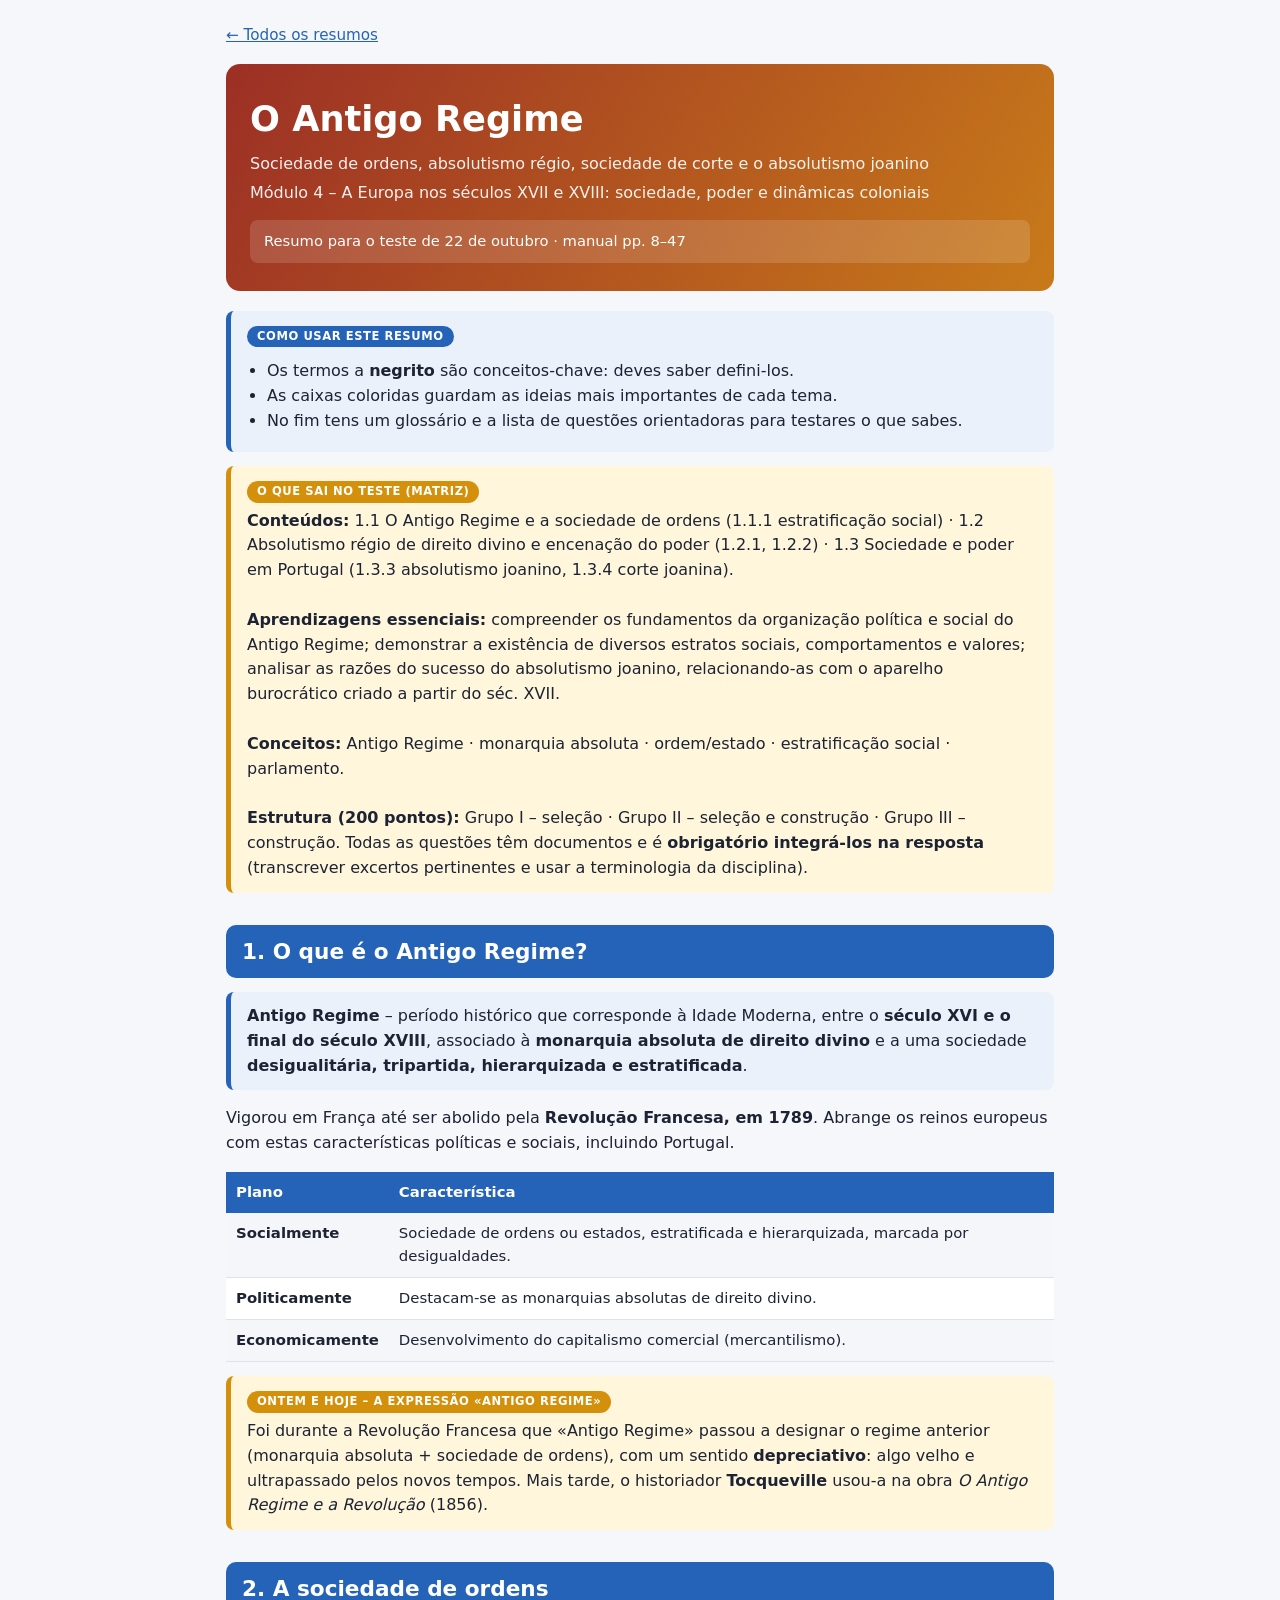
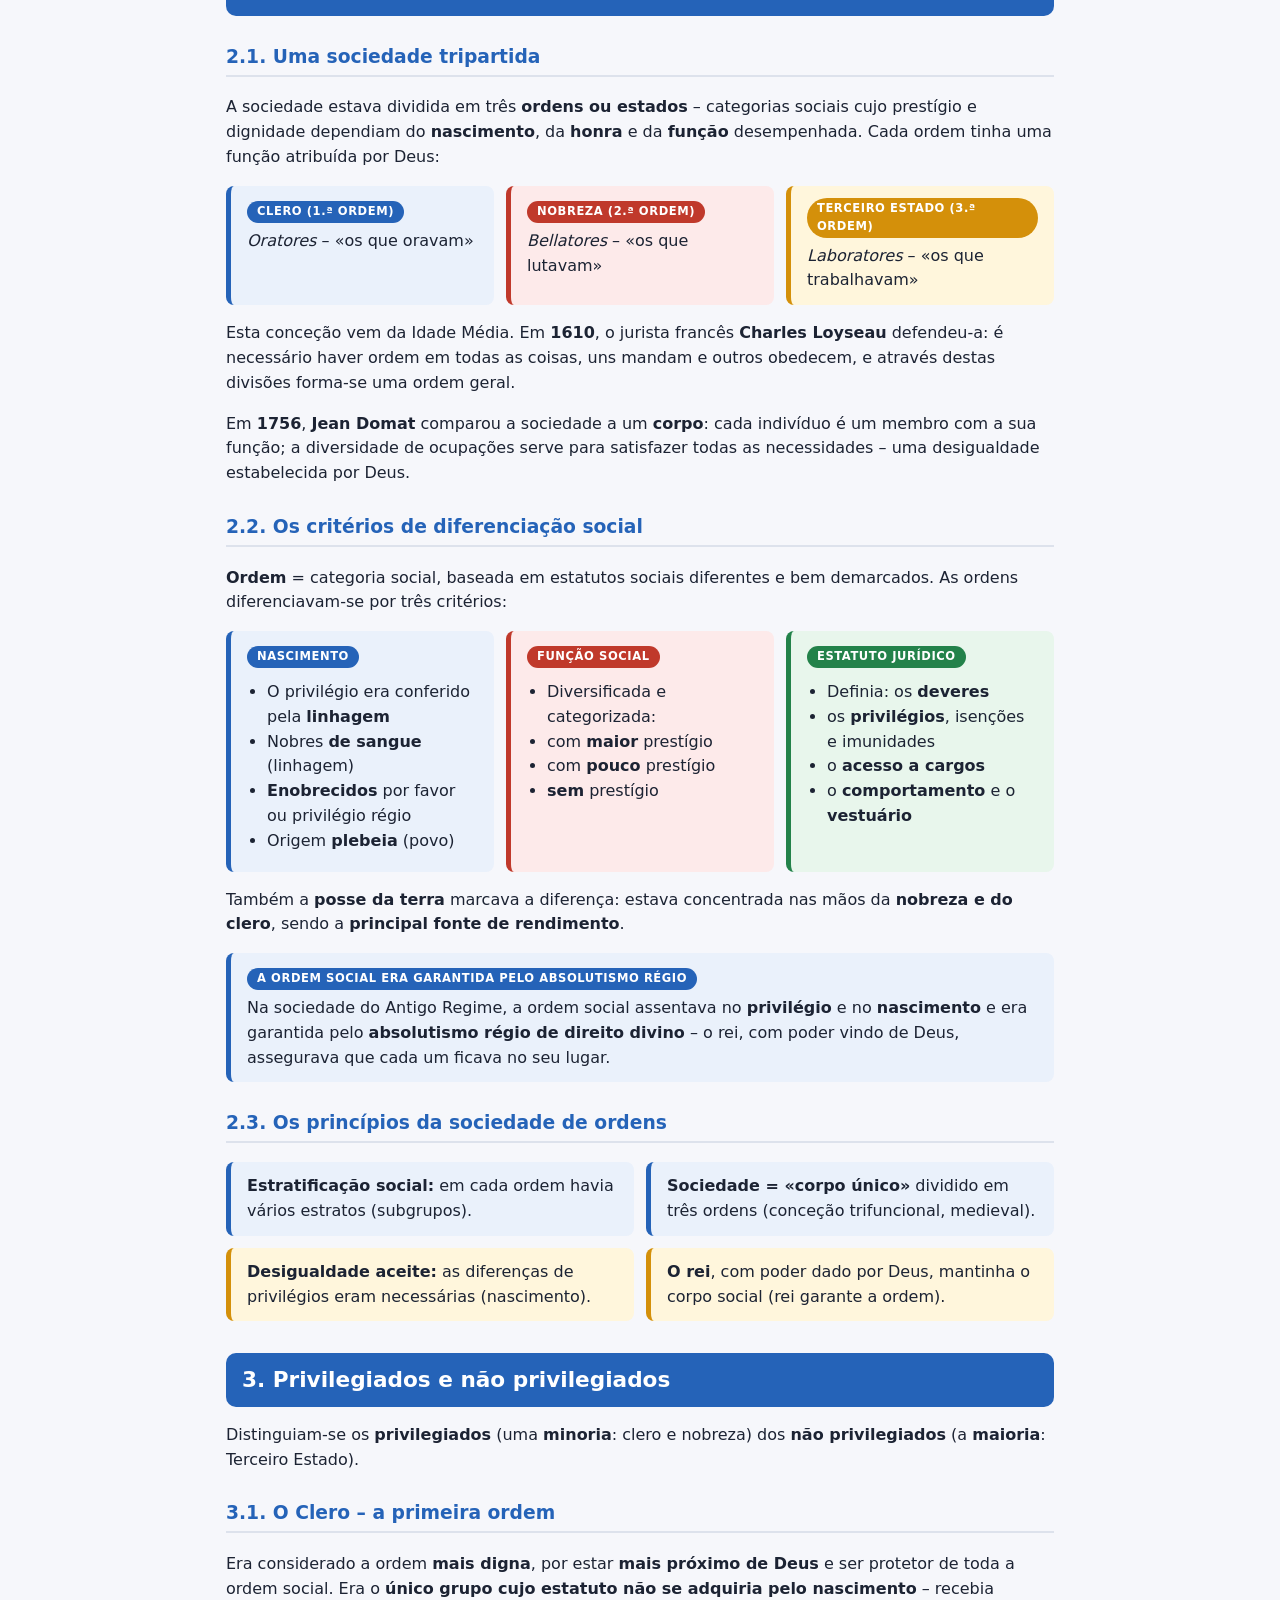
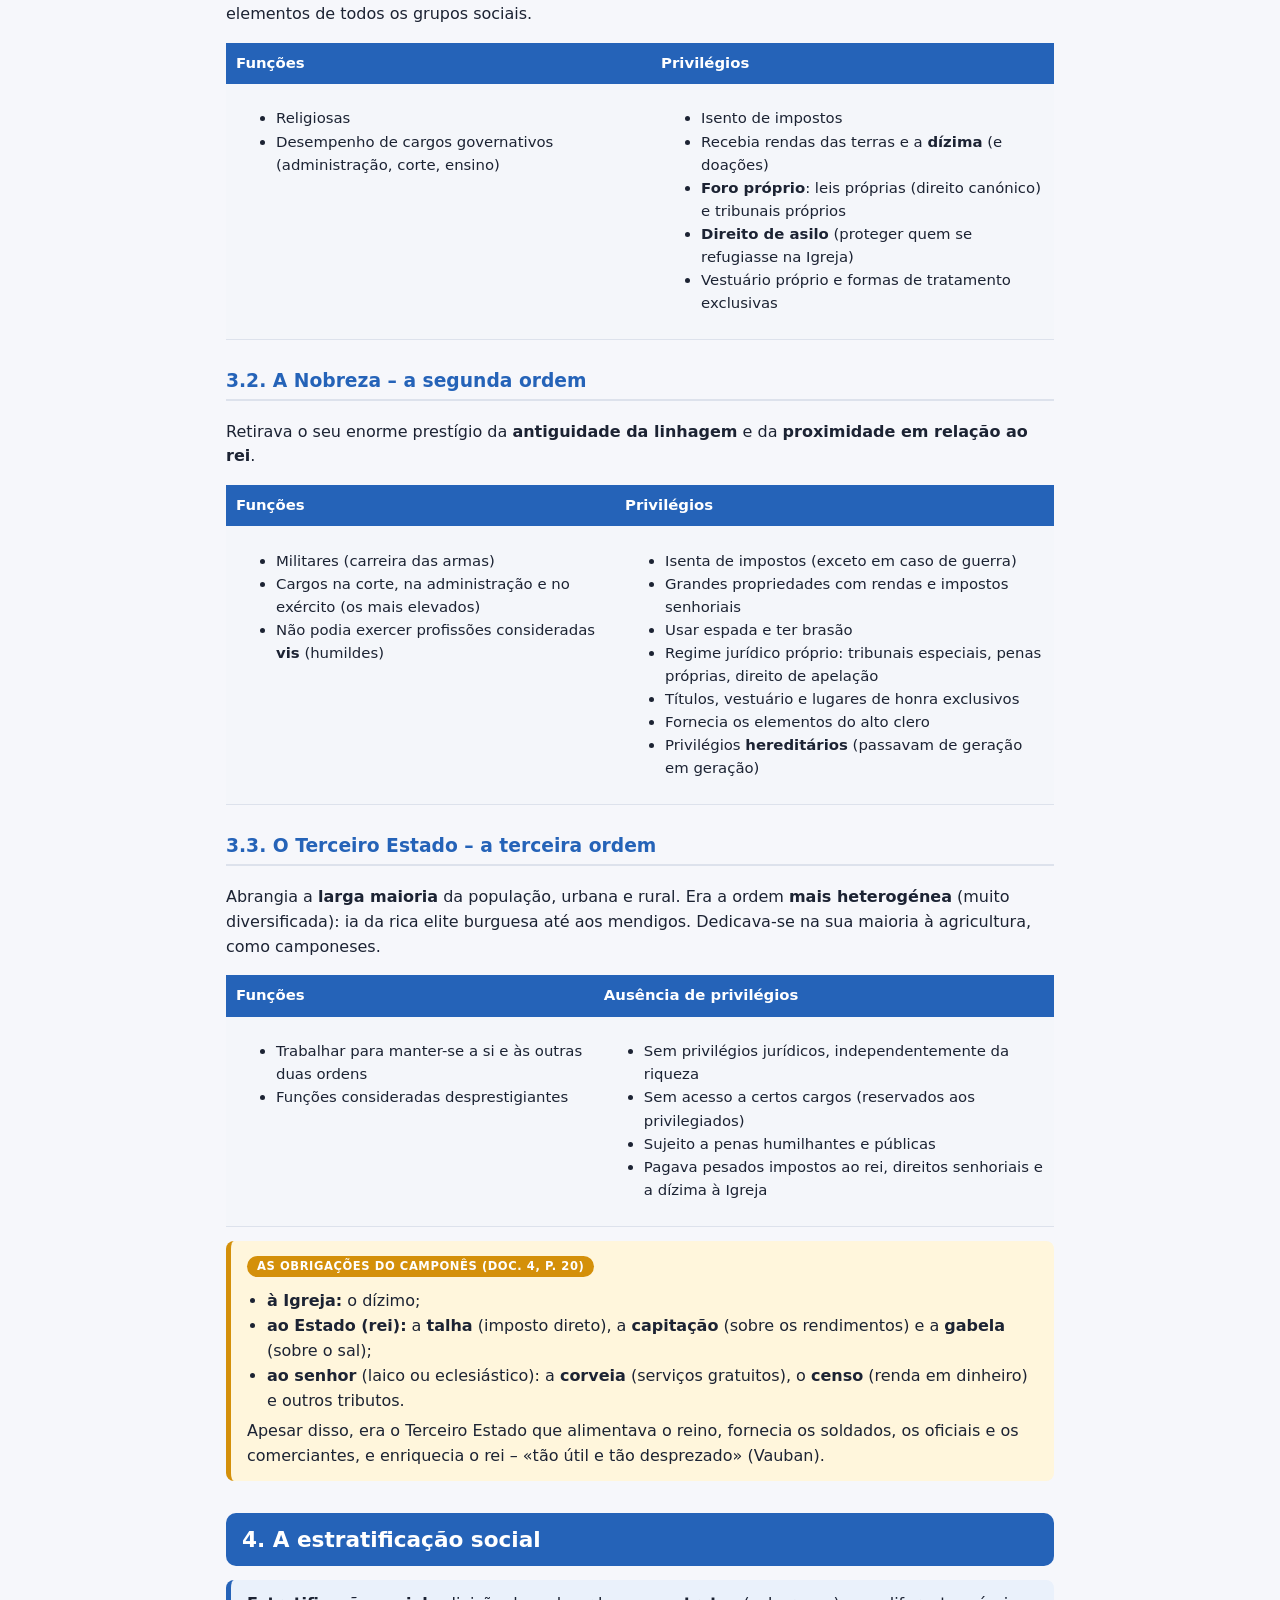
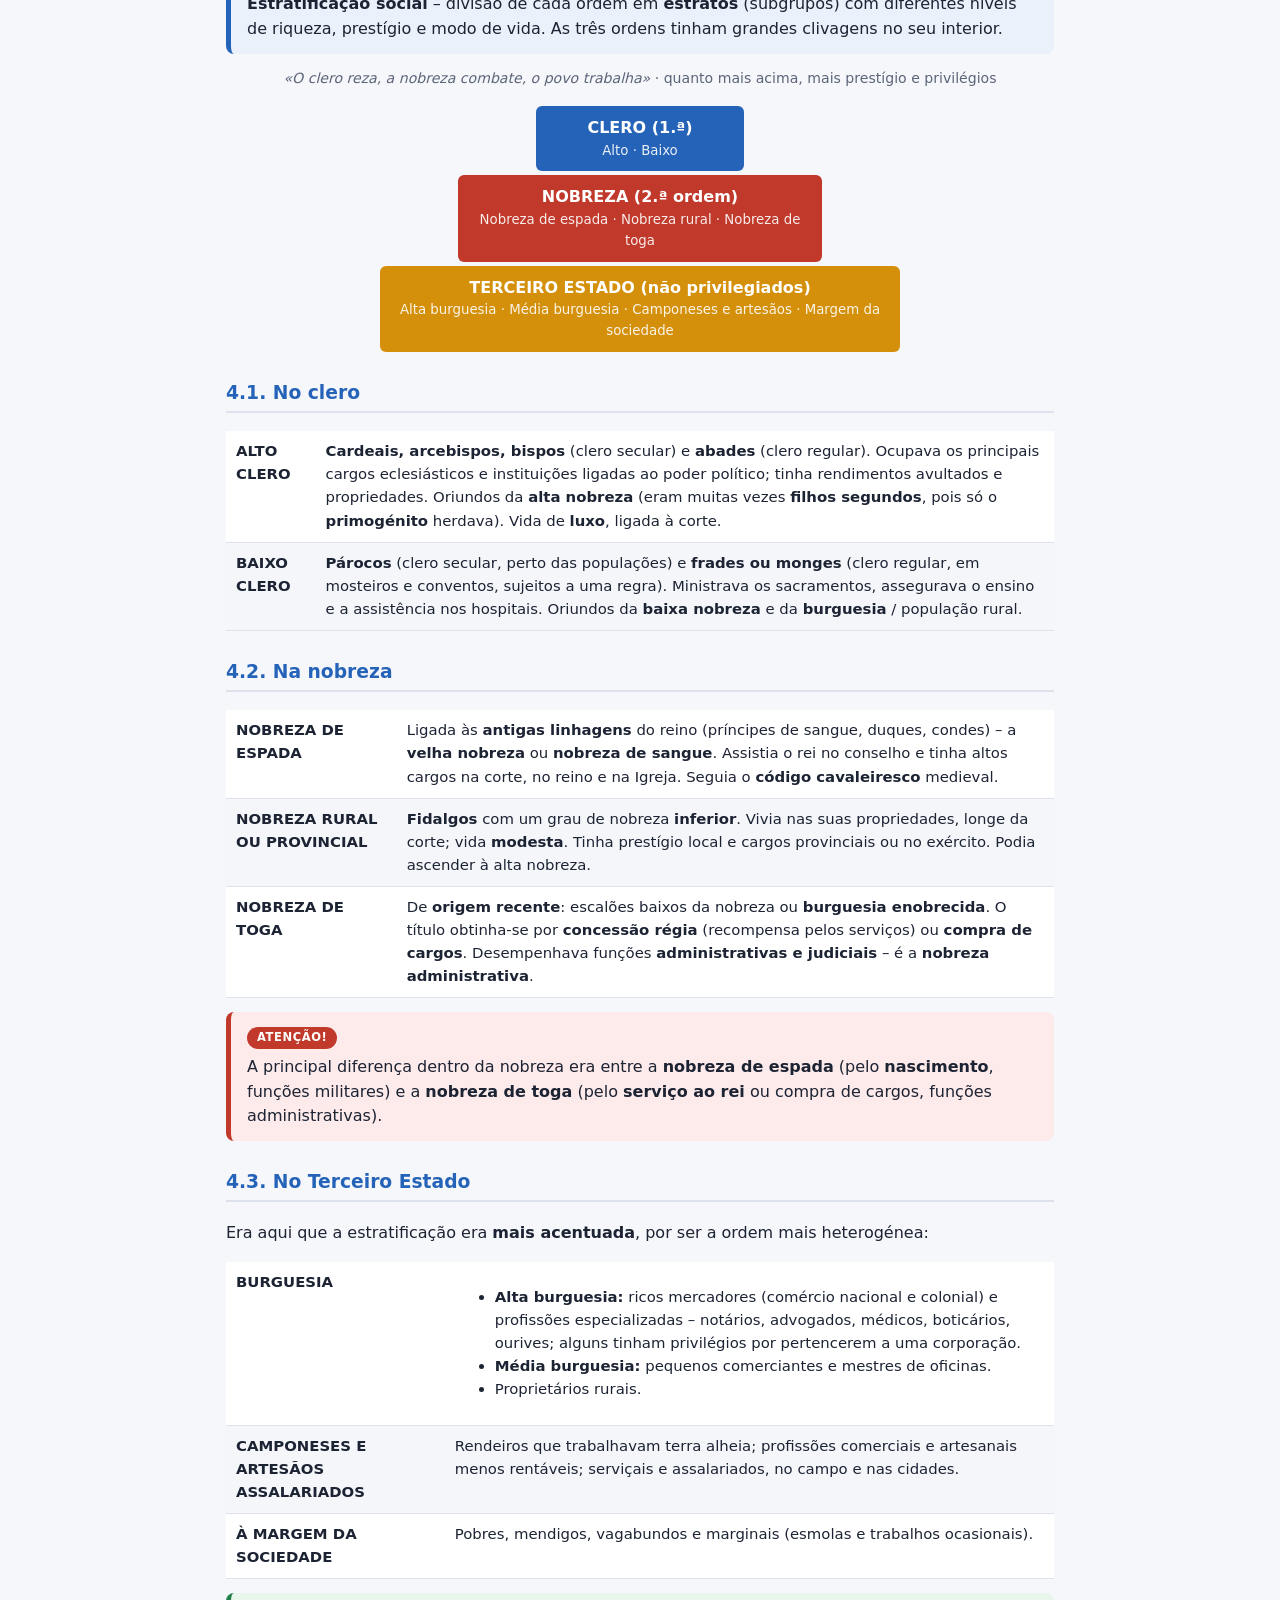
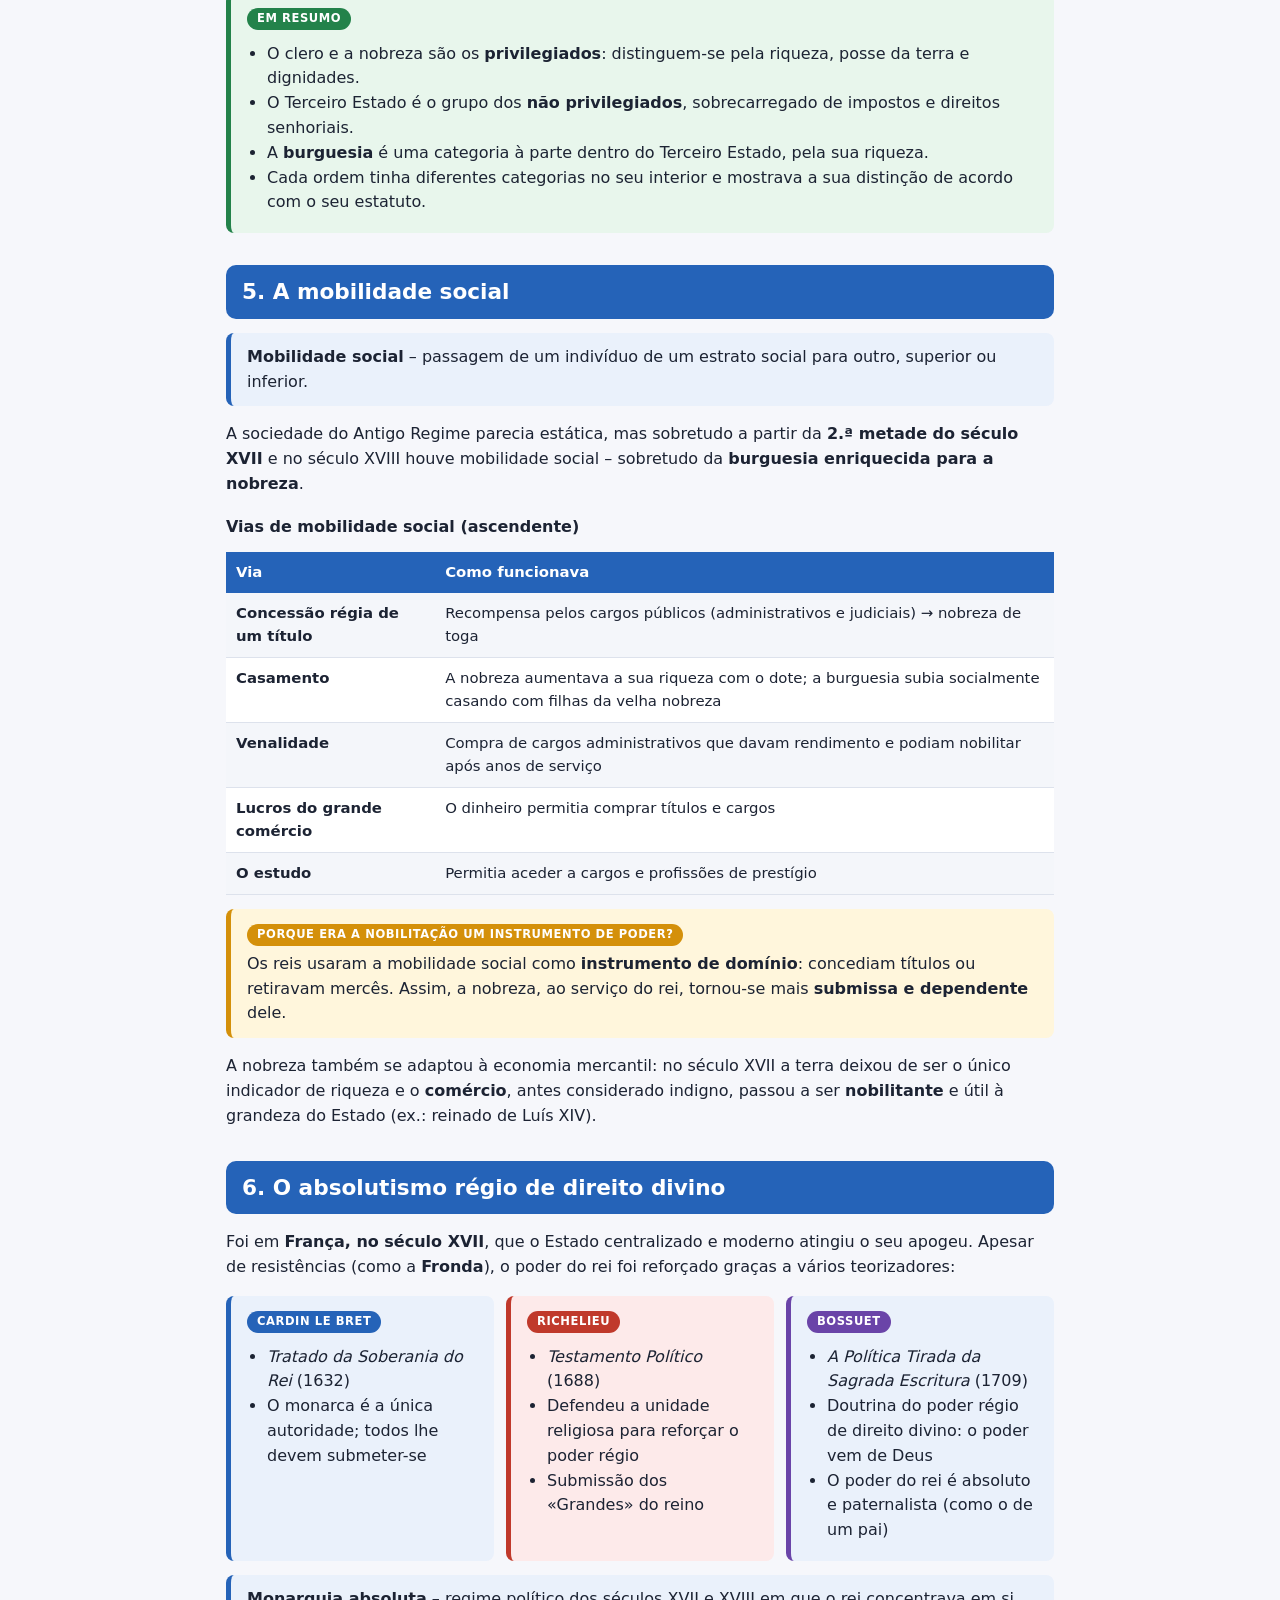
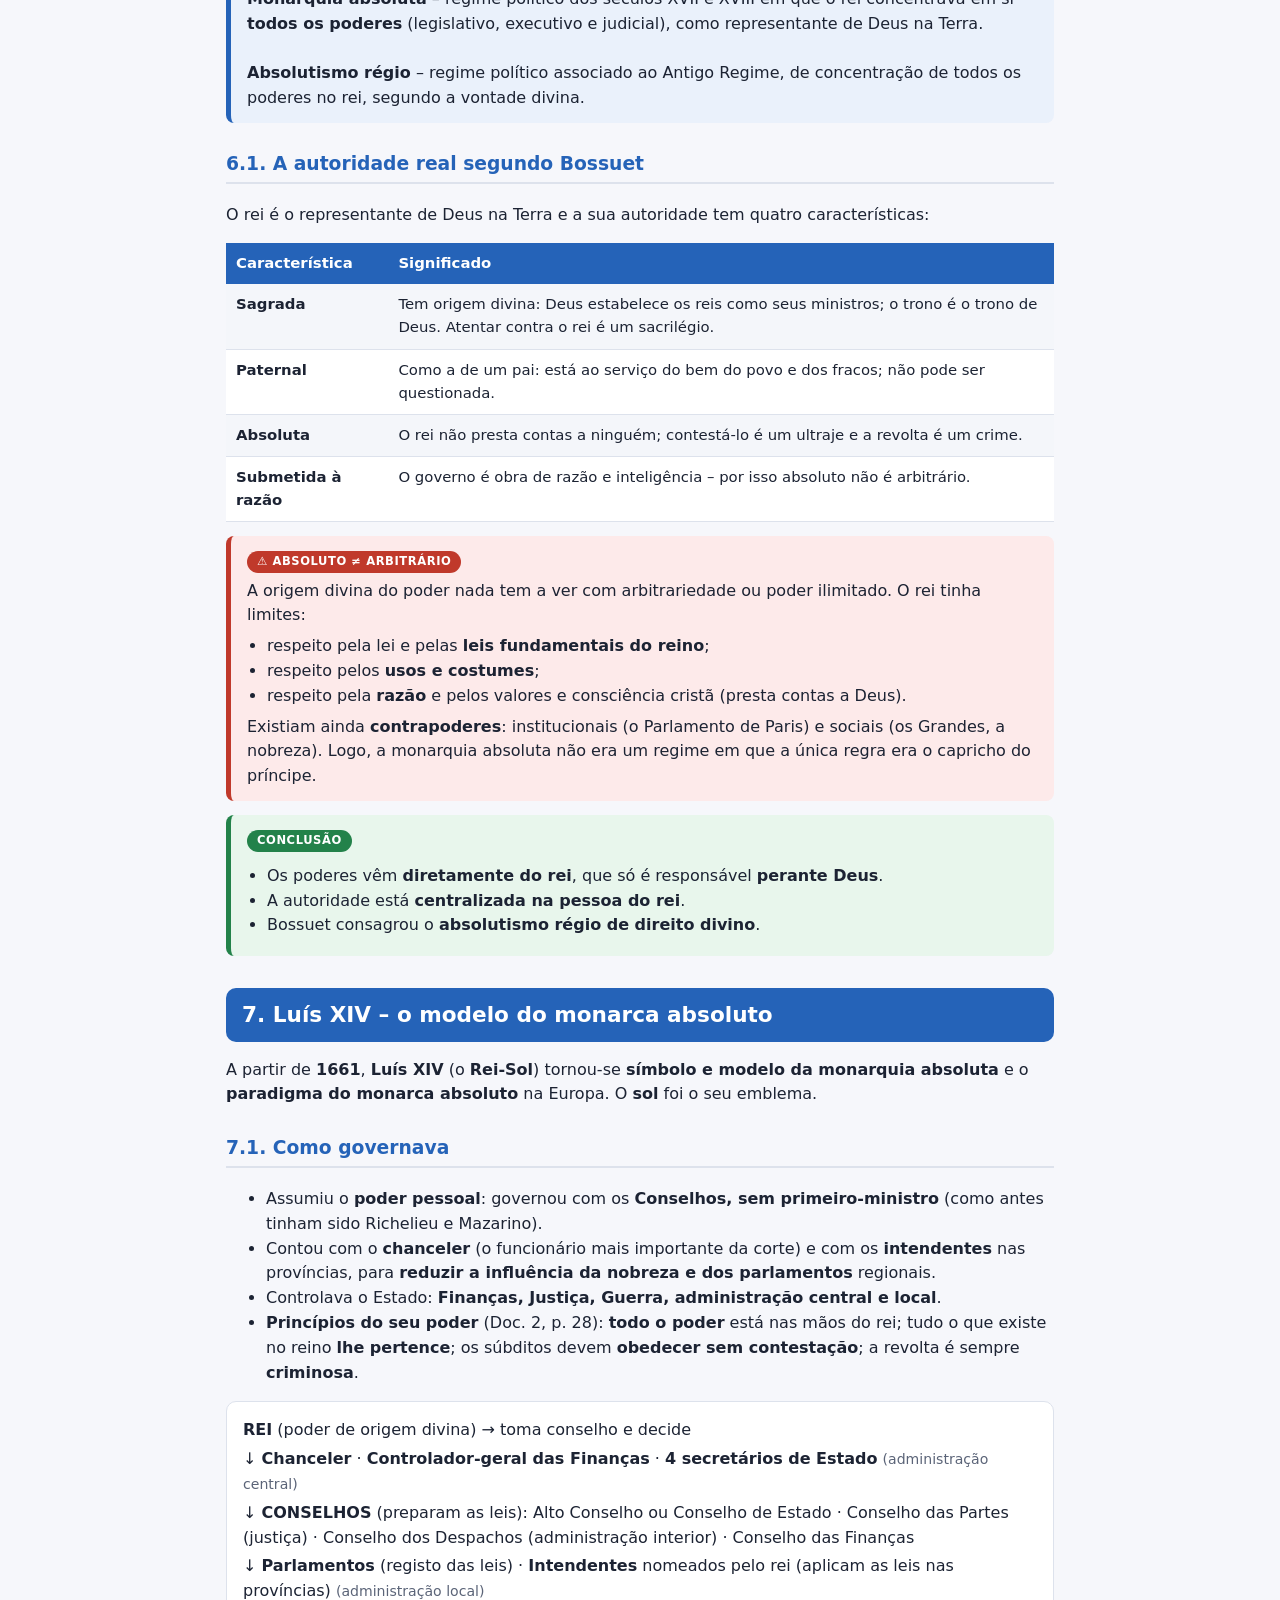
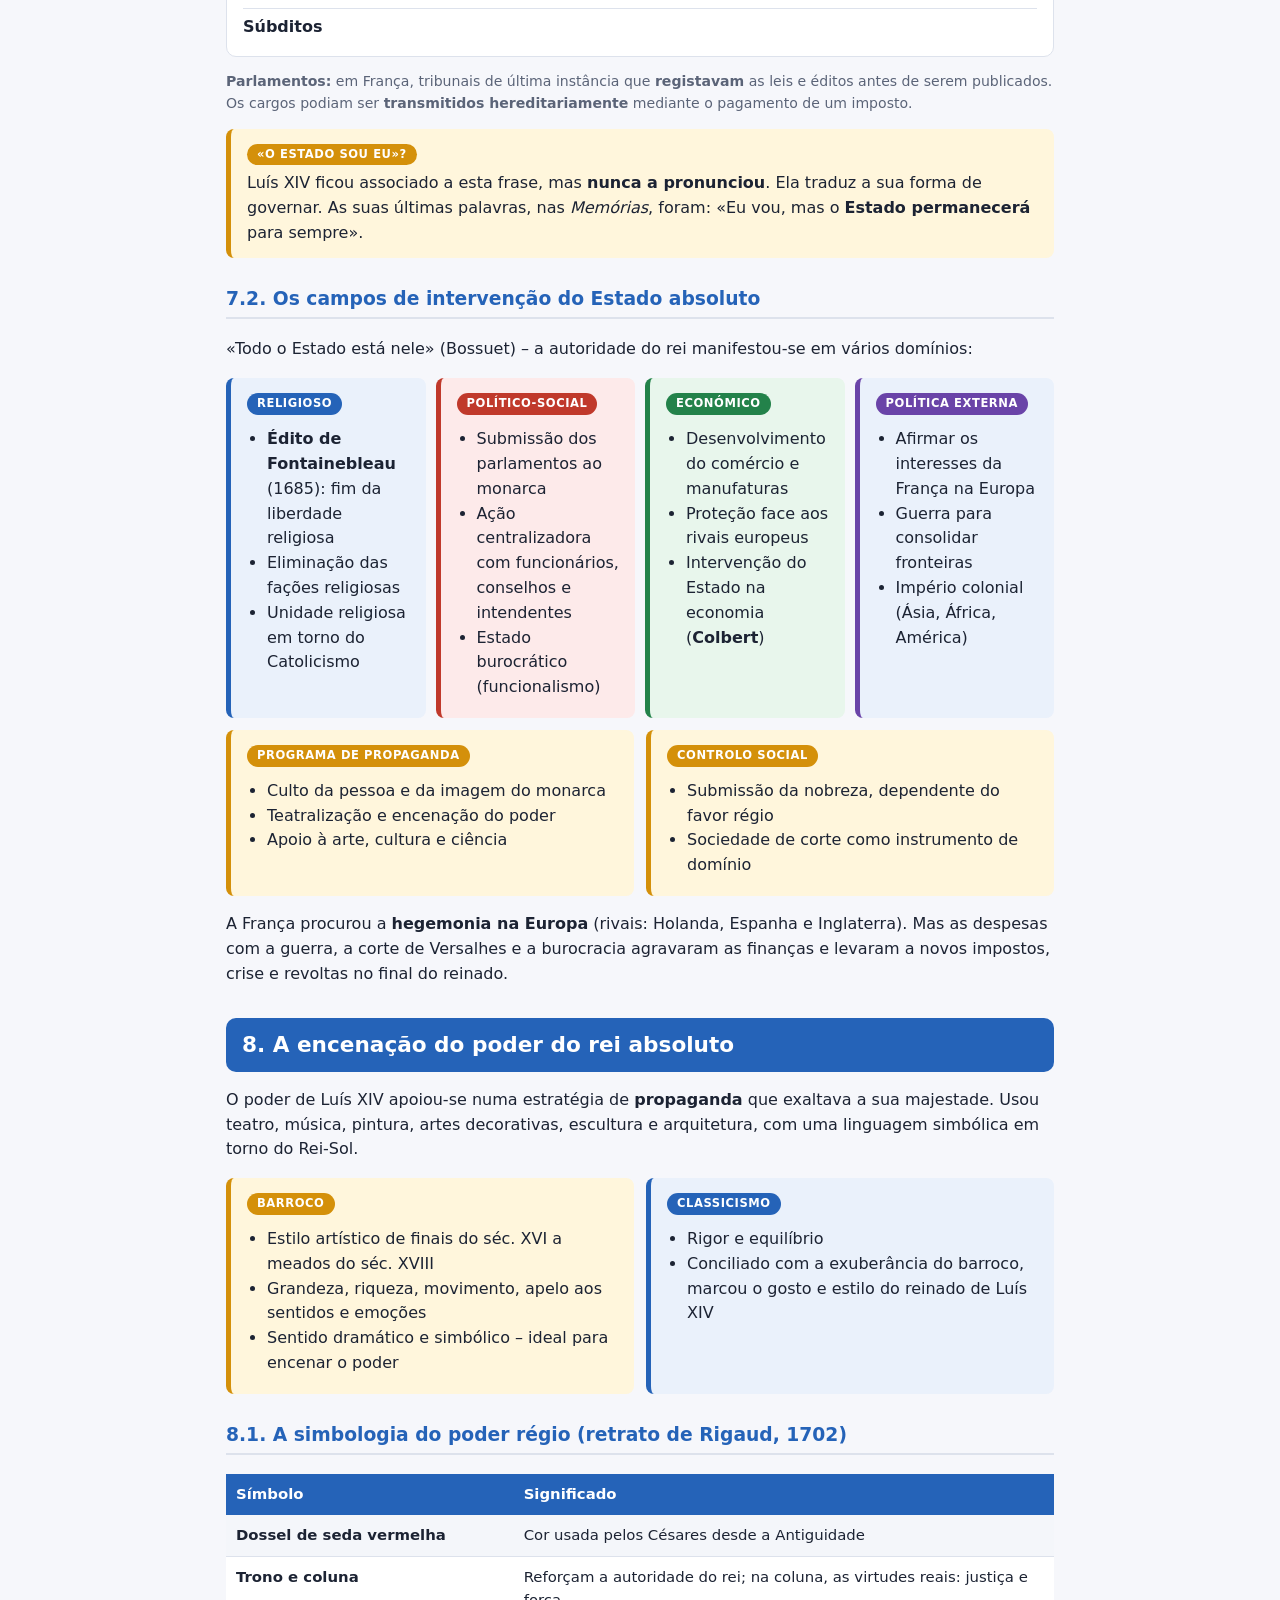
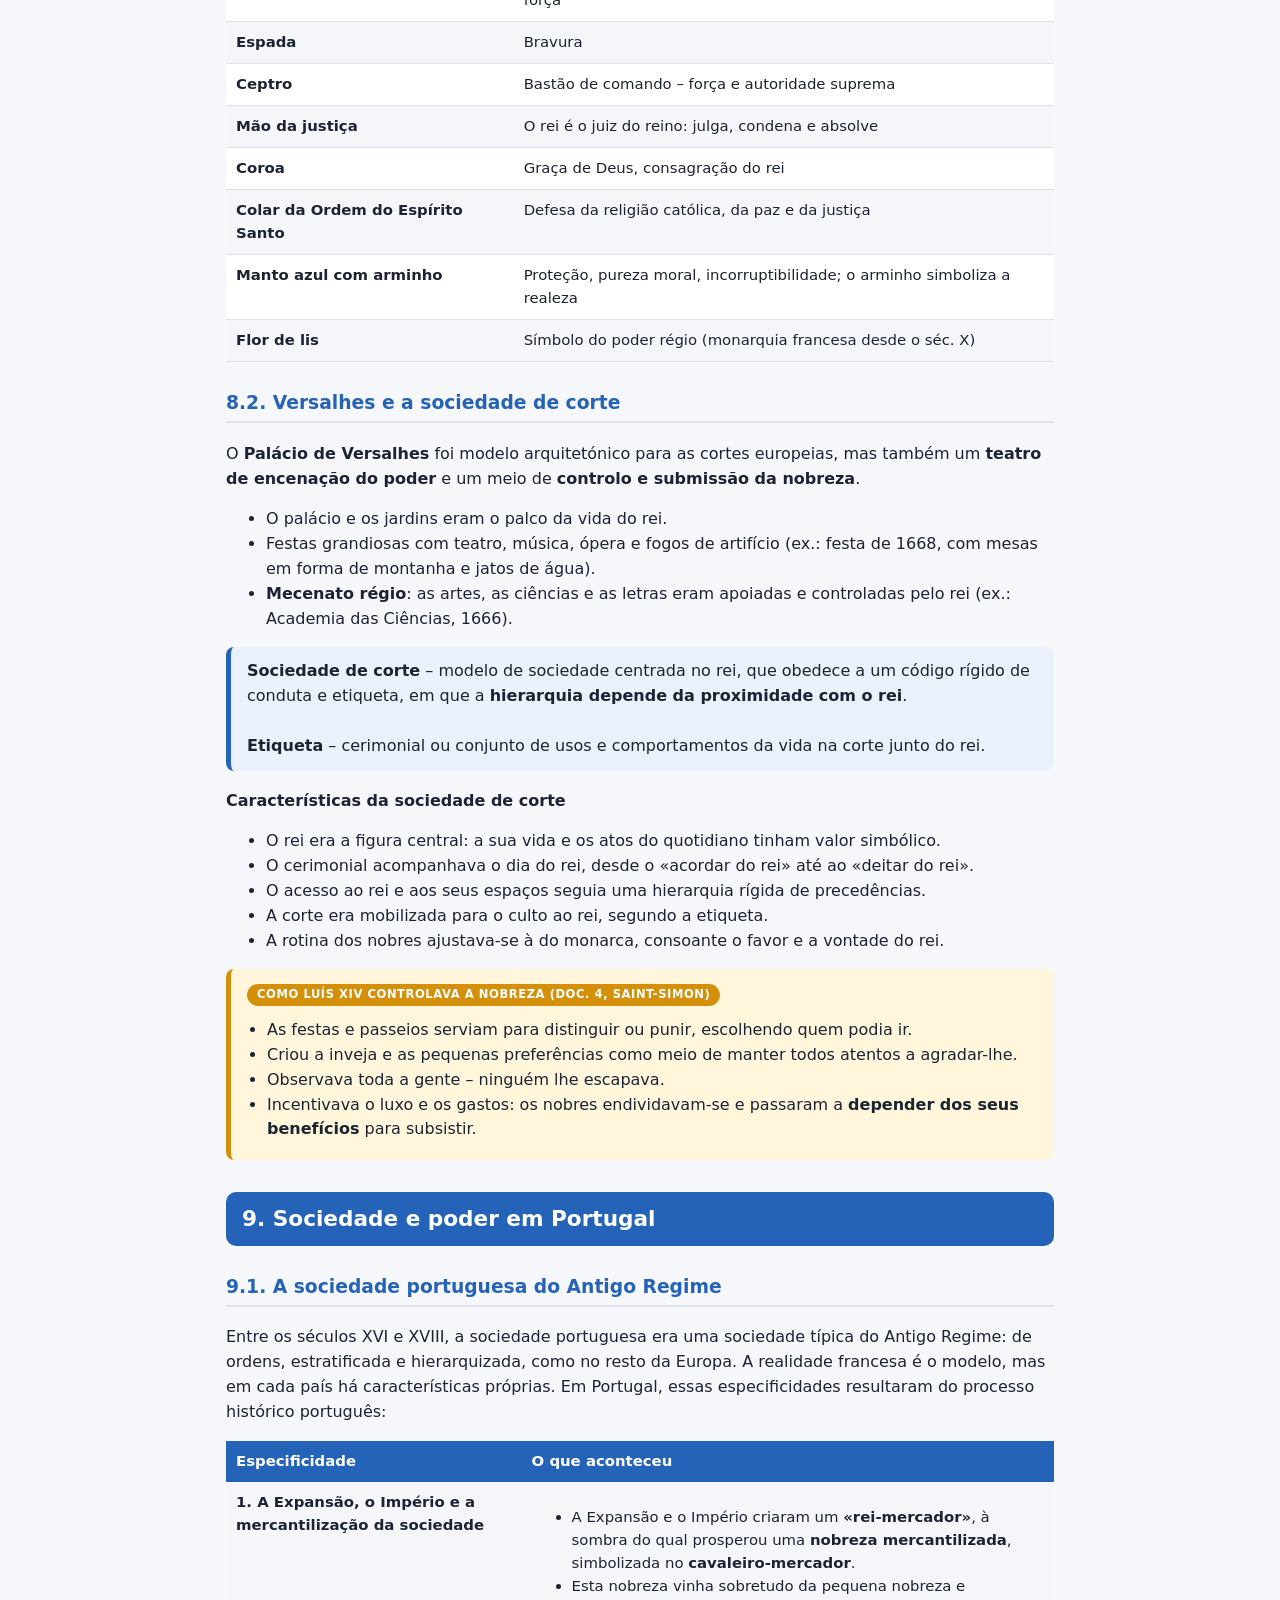
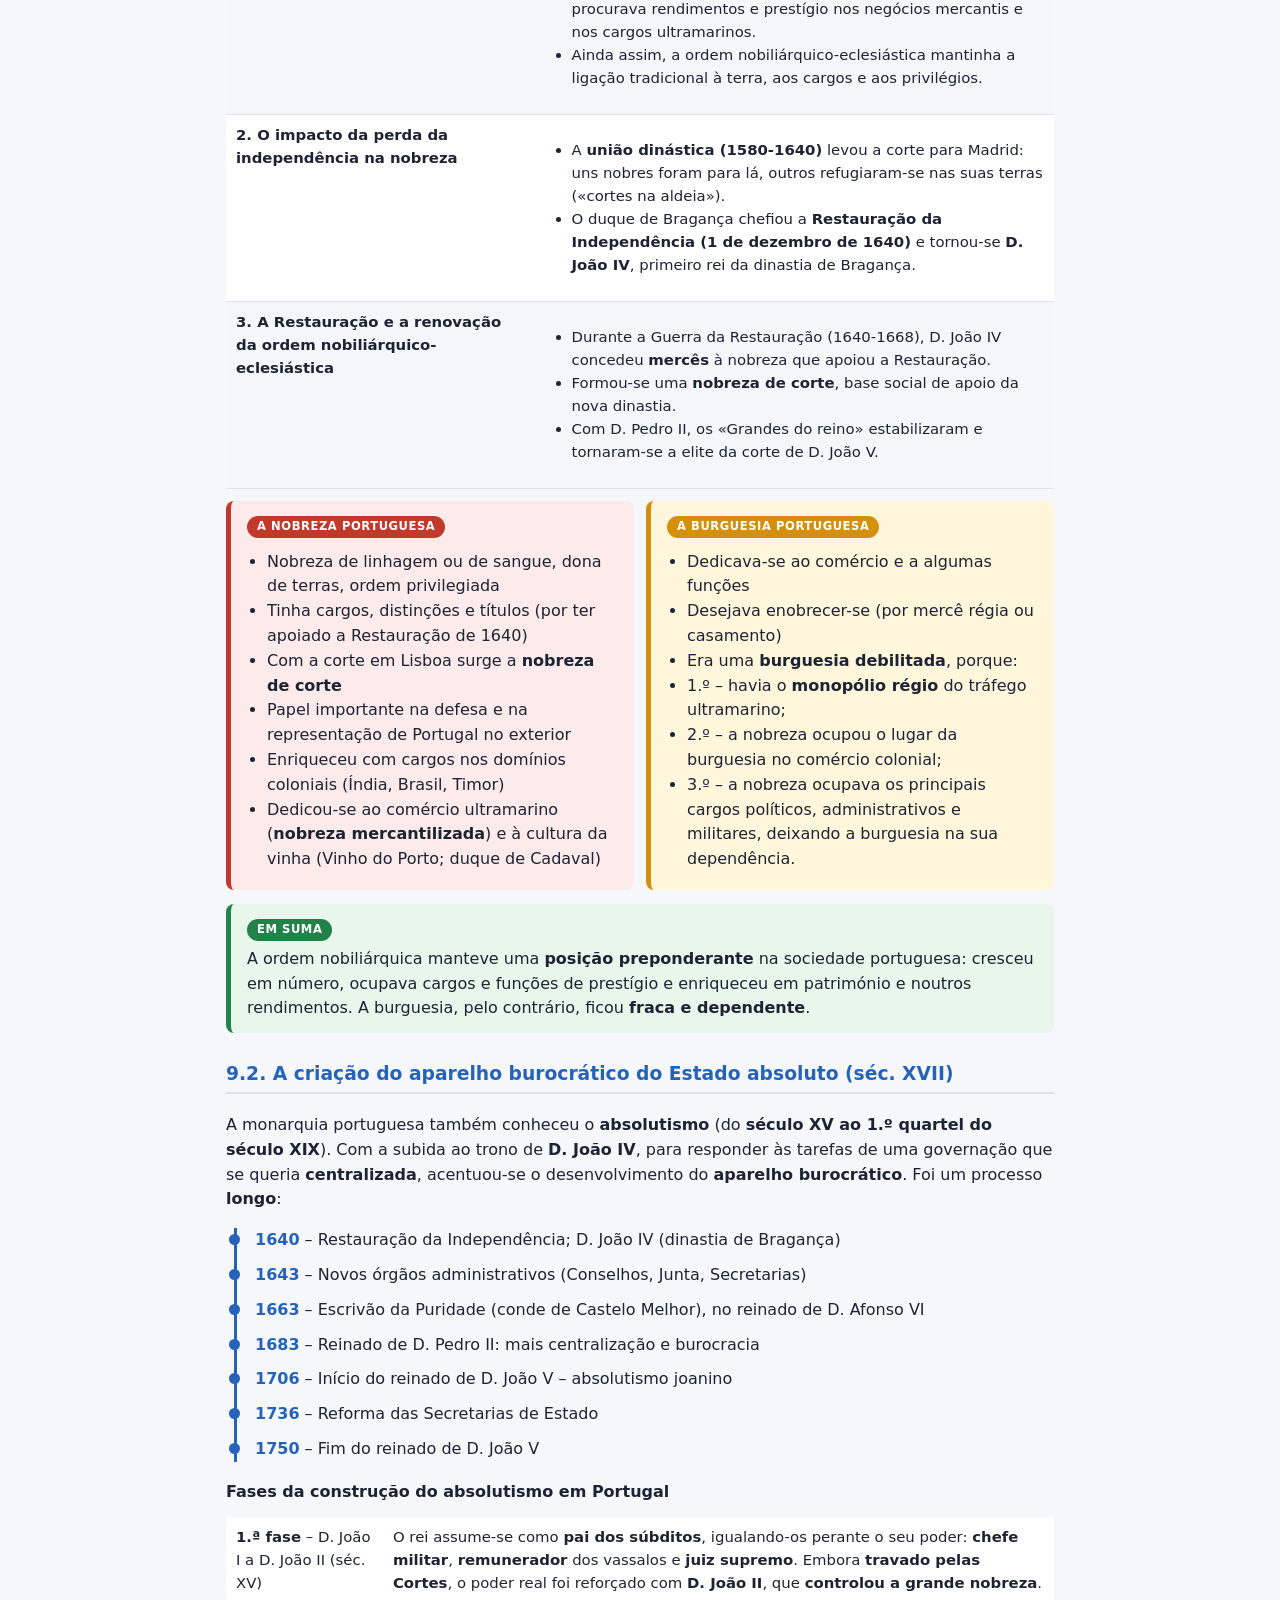
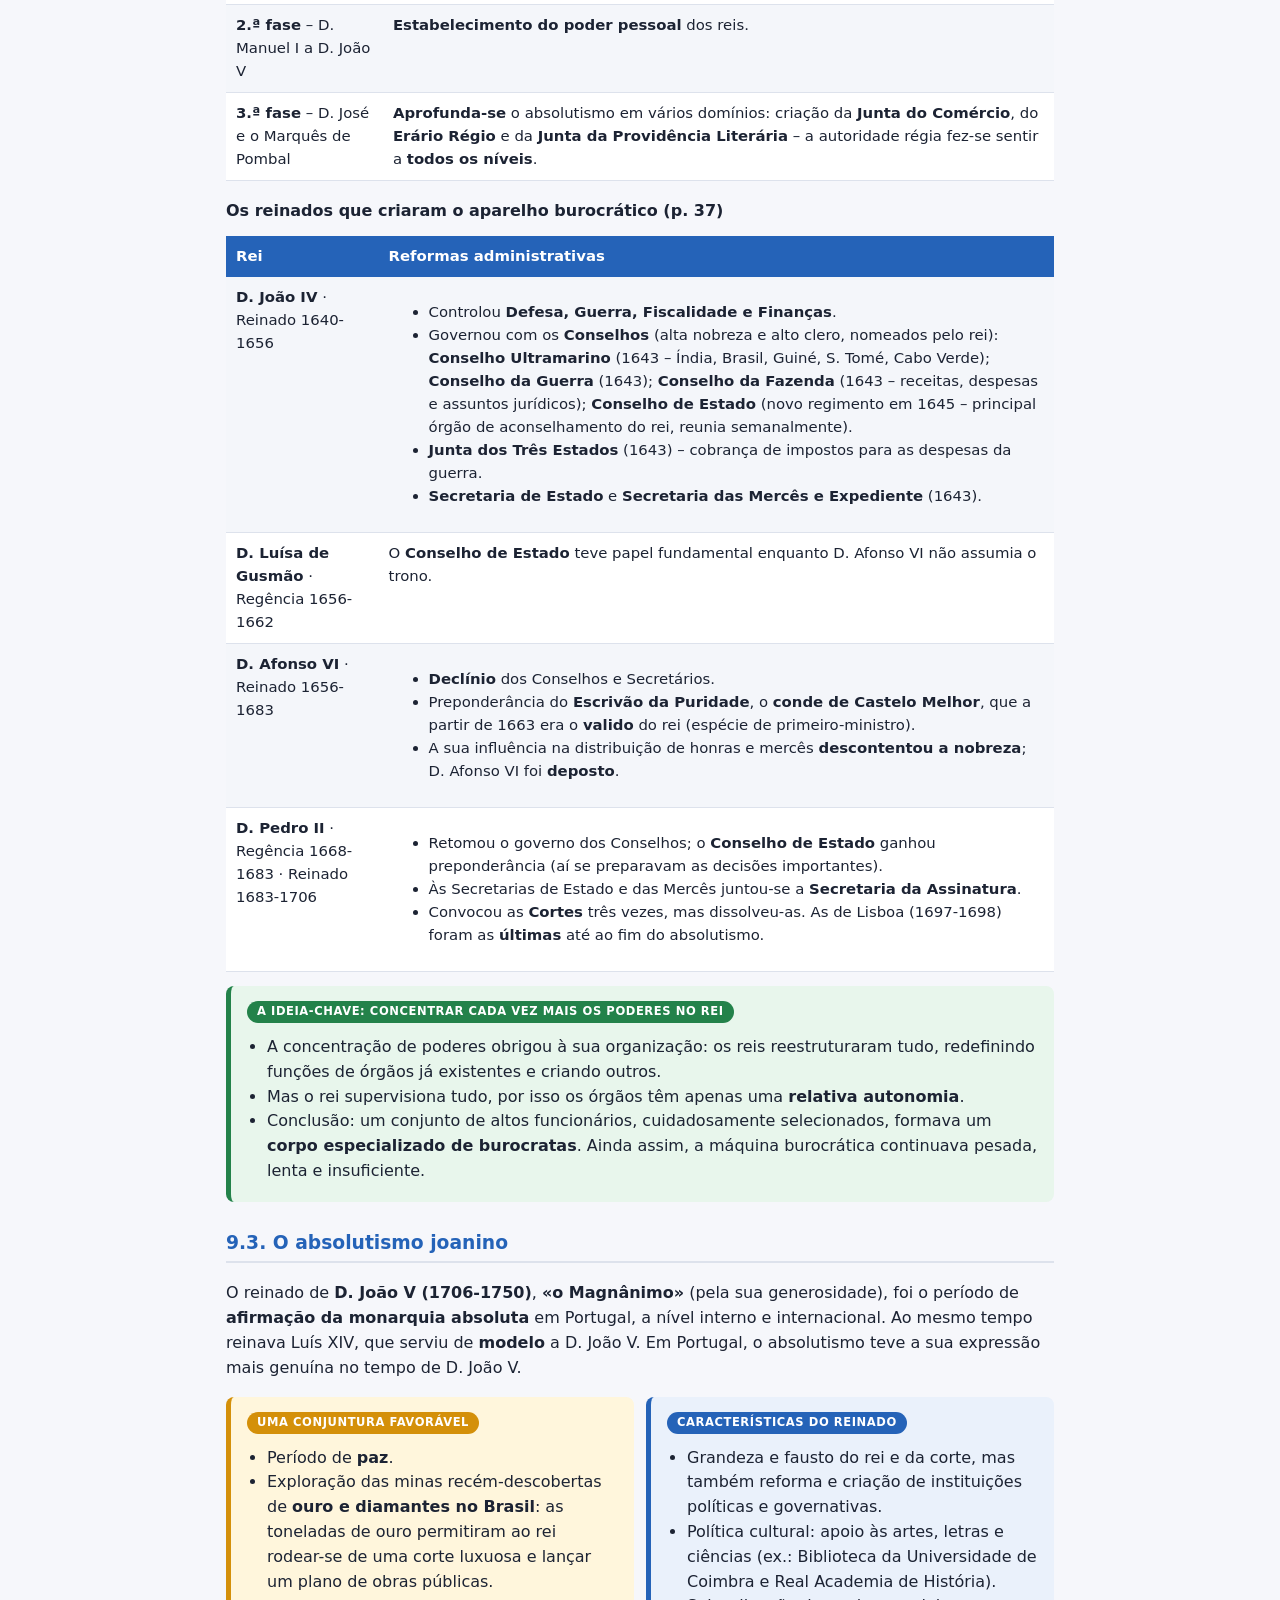
<file: historia-antigo-regime.html>
<!doctype html>
<html lang="pt-PT">
<head>
<meta charset="utf-8">
<meta name="viewport" content="width=device-width, initial-scale=1">
<title>O Antigo Regime · História A 11.º ano</title>
<link rel="stylesheet" href="style.css">
</head>
<body>
<div class="wrap">
<nav class="top"><a href="index.html">← Todos os resumos</a></nav>

<header class="hero" style="background:linear-gradient(120deg,#9c2f25,#c87a1a)">
  <h1>O Antigo Regime</h1>
  <p>Sociedade de ordens, absolutismo régio, sociedade de corte e o absolutismo joanino</p>
  <p>Módulo 4 – A Europa nos séculos XVII e XVIII: sociedade, poder e dinâmicas coloniais</p>
  <div class="meta">Resumo para o teste de 22 de outubro · manual pp. 8–47</div>
</header>

<div class="box blue">
  <span class="tag">Como usar este resumo</span>
  <ul>
    <li>Os termos a <b>negrito</b> são conceitos-chave: deves saber defini-los.</li>
    <li>As caixas coloridas guardam as ideias mais importantes de cada tema.</li>
    <li>No fim tens um glossário e a lista de questões orientadoras para testares o que sabes.</li>
  </ul>
</div>

<div class="box">
  <span class="tag">O que sai no teste (matriz)</span><br>
  <b>Conteúdos:</b> 1.1 O Antigo Regime e a sociedade de ordens (1.1.1 estratificação social) · 1.2 Absolutismo régio de direito divino e encenação do poder (1.2.1, 1.2.2) · 1.3 Sociedade e poder em Portugal (1.3.3 absolutismo joanino, 1.3.4 corte joanina).<br><br>
  <b>Aprendizagens essenciais:</b> compreender os fundamentos da organização política e social do Antigo Regime; demonstrar a existência de diversos estratos sociais, comportamentos e valores; analisar as razões do sucesso do absolutismo joanino, relacionando-as com o aparelho burocrático criado a partir do séc. XVII.<br><br>
  <b>Conceitos:</b> Antigo Regime · monarquia absoluta · ordem/estado · estratificação social · parlamento.<br><br>
  <b>Estrutura (200 pontos):</b> Grupo I – seleção · Grupo II – seleção e construção · Grupo III – construção. Todas as questões têm documentos e é <b>obrigatório integrá-los na resposta</b> (transcrever excertos pertinentes e usar a terminologia da disciplina).
</div>

<h2 class="sec">1. O que é o Antigo Regime?</h2>
<div class="box blue">
  <b>Antigo Regime</b> – período histórico que corresponde à Idade Moderna, entre o <b>século XVI e o final do século XVIII</b>, associado à <b>monarquia absoluta de direito divino</b> e a uma sociedade <b>desigualitária, tripartida, hierarquizada e estratificada</b>.
</div>
<p>Vigorou em França até ser abolido pela <b>Revolução Francesa, em 1789</b>. Abrange os reinos europeus com estas características políticas e sociais, incluindo Portugal.</p>
<div class="table-wrap"><table>
<tr><th>Plano</th><th>Característica</th></tr>
<tr><td><b>Socialmente</b></td><td>Sociedade de ordens ou estados, estratificada e hierarquizada, marcada por desigualdades.</td></tr>
<tr><td><b>Politicamente</b></td><td>Destacam-se as monarquias absolutas de direito divino.</td></tr>
<tr><td><b>Economicamente</b></td><td>Desenvolvimento do capitalismo comercial (mercantilismo).</td></tr>
</table></div>
<div class="box">
  <span class="tag">Ontem e hoje – a expressão «Antigo Regime»</span><br>
  Foi durante a Revolução Francesa que «Antigo Regime» passou a designar o regime anterior (monarquia absoluta + sociedade de ordens), com um sentido <b>depreciativo</b>: algo velho e ultrapassado pelos novos tempos. Mais tarde, o historiador <b>Tocqueville</b> usou-a na obra <i>O Antigo Regime e a Revolução</i> (1856).
</div>

<h2 class="sec">2. A sociedade de ordens</h2>
<h3>2.1. Uma sociedade tripartida</h3>
<p>A sociedade estava dividida em três <b>ordens ou estados</b> – categorias sociais cujo prestígio e dignidade dependiam do <b>nascimento</b>, da <b>honra</b> e da <b>função</b> desempenhada. Cada ordem tinha uma função atribuída por Deus:</p>
<div class="grid3">
  <div class="box blue"><span class="tag">Clero (1.ª ordem)</span><br><i>Oratores</i> – «os que oravam»</div>
  <div class="box red"><span class="tag">Nobreza (2.ª ordem)</span><br><i>Bellatores</i> – «os que lutavam»</div>
  <div class="box"><span class="tag">Terceiro Estado (3.ª ordem)</span><br><i>Laboratores</i> – «os que trabalhavam»</div>
</div>
<p>Esta conceção vem da Idade Média. Em <b>1610</b>, o jurista francês <b>Charles Loyseau</b> defendeu-a: é necessário haver ordem em todas as coisas, uns mandam e outros obedecem, e através destas divisões forma-se uma ordem geral.</p>
<p>Em <b>1756</b>, <b>Jean Domat</b> comparou a sociedade a um <b>corpo</b>: cada indivíduo é um membro com a sua função; a diversidade de ocupações serve para satisfazer todas as necessidades – uma desigualdade estabelecida por Deus.</p>

<h3>2.2. Os critérios de diferenciação social</h3>
<p><b>Ordem</b> = categoria social, baseada em estatutos sociais diferentes e bem demarcados. As ordens diferenciavam-se por três critérios:</p>
<div class="grid3">
  <div class="box blue"><span class="tag">Nascimento</span><ul>
    <li>O privilégio era conferido pela <b>linhagem</b></li>
    <li>Nobres <b>de sangue</b> (linhagem)</li>
    <li><b>Enobrecidos</b> por favor ou privilégio régio</li>
    <li>Origem <b>plebeia</b> (povo)</li></ul></div>
  <div class="box red"><span class="tag">Função social</span><ul>
    <li>Diversificada e categorizada:</li>
    <li>com <b>maior</b> prestígio</li>
    <li>com <b>pouco</b> prestígio</li>
    <li><b>sem</b> prestígio</li></ul></div>
  <div class="box green"><span class="tag">Estatuto jurídico</span><ul>
    <li>Definia: os <b>deveres</b></li>
    <li>os <b>privilégios</b>, isenções e imunidades</li>
    <li>o <b>acesso a cargos</b></li>
    <li>o <b>comportamento</b> e o <b>vestuário</b></li></ul></div>
</div>
<p>Também a <b>posse da terra</b> marcava a diferença: estava concentrada nas mãos da <b>nobreza e do clero</b>, sendo a <b>principal fonte de rendimento</b>.</p>
<div class="box blue">
  <span class="tag">A ordem social era garantida pelo absolutismo régio</span><br>
  Na sociedade do Antigo Regime, a ordem social assentava no <b>privilégio</b> e no <b>nascimento</b> e era garantida pelo <b>absolutismo régio de direito divino</b> – o rei, com poder vindo de Deus, assegurava que cada um ficava no seu lugar.
</div>

<h3>2.3. Os princípios da sociedade de ordens</h3>
<div class="grid2">
  <div class="box blue"><b>Estratificação social:</b> em cada ordem havia vários estratos (subgrupos).</div>
  <div class="box blue"><b>Sociedade = «corpo único»</b> dividido em três ordens (conceção trifuncional, medieval).</div>
  <div class="box"><b>Desigualdade aceite:</b> as diferenças de privilégios eram necessárias (nascimento).</div>
  <div class="box"><b>O rei</b>, com poder dado por Deus, mantinha o corpo social (rei garante a ordem).</div>
</div>

<h2 class="sec">3. Privilegiados e não privilegiados</h2>
<p>Distinguiam-se os <b>privilegiados</b> (uma <b>minoria</b>: clero e nobreza) dos <b>não privilegiados</b> (a <b>maioria</b>: Terceiro Estado).</p>

<h3>3.1. O Clero – a primeira ordem</h3>
<p>Era considerado a ordem <b>mais digna</b>, por estar <b>mais próximo de Deus</b> e ser protetor de toda a ordem social. Era o <b>único grupo cujo estatuto não se adquiria pelo nascimento</b> – recebia elementos de todos os grupos sociais.</p>
<div class="table-wrap"><table>
<tr><th>Funções</th><th>Privilégios</th></tr>
<tr><td><ul><li>Religiosas</li><li>Desempenho de cargos governativos (administração, corte, ensino)</li></ul></td>
<td><ul><li>Isento de impostos</li><li>Recebia rendas das terras e a <b>dízima</b> (e doações)</li><li><b>Foro próprio</b>: leis próprias (direito canónico) e tribunais próprios</li><li><b>Direito de asilo</b> (proteger quem se refugiasse na Igreja)</li><li>Vestuário próprio e formas de tratamento exclusivas</li></ul></td></tr>
</table></div>

<h3>3.2. A Nobreza – a segunda ordem</h3>
<p>Retirava o seu enorme prestígio da <b>antiguidade da linhagem</b> e da <b>proximidade em relação ao rei</b>.</p>
<div class="table-wrap"><table>
<tr><th>Funções</th><th>Privilégios</th></tr>
<tr><td><ul><li>Militares (carreira das armas)</li><li>Cargos na corte, na administração e no exército (os mais elevados)</li><li>Não podia exercer profissões consideradas <b>vis</b> (humildes)</li></ul></td>
<td><ul><li>Isenta de impostos (exceto em caso de guerra)</li><li>Grandes propriedades com rendas e impostos senhoriais</li><li>Usar espada e ter brasão</li><li>Regime jurídico próprio: tribunais especiais, penas próprias, direito de apelação</li><li>Títulos, vestuário e lugares de honra exclusivos</li><li>Fornecia os elementos do alto clero</li><li>Privilégios <b>hereditários</b> (passavam de geração em geração)</li></ul></td></tr>
</table></div>

<h3>3.3. O Terceiro Estado – a terceira ordem</h3>
<p>Abrangia a <b>larga maioria</b> da população, urbana e rural. Era a ordem <b>mais heterogénea</b> (muito diversificada): ia da rica elite burguesa até aos mendigos. Dedicava-se na sua maioria à agricultura, como camponeses.</p>
<div class="table-wrap"><table>
<tr><th>Funções</th><th>Ausência de privilégios</th></tr>
<tr><td><ul><li>Trabalhar para manter-se a si e às outras duas ordens</li><li>Funções consideradas desprestigiantes</li></ul></td>
<td><ul><li>Sem privilégios jurídicos, independentemente da riqueza</li><li>Sem acesso a certos cargos (reservados aos privilegiados)</li><li>Sujeito a penas humilhantes e públicas</li><li>Pagava pesados impostos ao rei, direitos senhoriais e a dízima à Igreja</li></ul></td></tr>
</table></div>
<div class="box">
  <span class="tag">As obrigações do camponês (Doc. 4, p. 20)</span>
  <ul>
    <li><b>à Igreja:</b> o dízimo;</li>
    <li><b>ao Estado (rei):</b> a <b>talha</b> (imposto direto), a <b>capitação</b> (sobre os rendimentos) e a <b>gabela</b> (sobre o sal);</li>
    <li><b>ao senhor</b> (laico ou eclesiástico): a <b>corveia</b> (serviços gratuitos), o <b>censo</b> (renda em dinheiro) e outros tributos.</li>
  </ul>
  Apesar disso, era o Terceiro Estado que alimentava o reino, fornecia os soldados, os oficiais e os comerciantes, e enriquecia o rei – «tão útil e tão desprezado» (Vauban).
</div>

<h2 class="sec">4. A estratificação social</h2>
<div class="box blue">
  <b>Estratificação social</b> – divisão de cada ordem em <b>estratos</b> (subgrupos) com diferentes níveis de riqueza, prestígio e modo de vida. As três ordens tinham grandes clivagens no seu interior.
</div>
<p class="small" style="text-align:center"><i>«O clero reza, a nobreza combate, o povo trabalha»</i> · quanto mais acima, mais prestígio e privilégios</p>
<div class="pyramid">
  <div style="width:40%;background:#2563b8"><b>CLERO (1.ª)</b><small>Alto · Baixo</small></div>
  <div style="width:70%;background:#c0392b"><b>NOBREZA (2.ª ordem)</b><small>Nobreza de espada · Nobreza rural · Nobreza de toga</small></div>
  <div style="width:100%;background:#d4900a"><b>TERCEIRO ESTADO (não privilegiados)</b><small>Alta burguesia · Média burguesia · Camponeses e artesãos · Margem da sociedade</small></div>
</div>

<h3>4.1. No clero</h3>
<div class="table-wrap"><table>
<tr><td><b>ALTO CLERO</b></td><td><b>Cardeais, arcebispos, bispos</b> (clero secular) e <b>abades</b> (clero regular). Ocupava os principais cargos eclesiásticos e instituições ligadas ao poder político; tinha rendimentos avultados e propriedades. Oriundos da <b>alta nobreza</b> (eram muitas vezes <b>filhos segundos</b>, pois só o <b>primogénito</b> herdava). Vida de <b>luxo</b>, ligada à corte.</td></tr>
<tr><td><b>BAIXO CLERO</b></td><td><b>Párocos</b> (clero secular, perto das populações) e <b>frades ou monges</b> (clero regular, em mosteiros e conventos, sujeitos a uma regra). Ministrava os sacramentos, assegurava o ensino e a assistência nos hospitais. Oriundos da <b>baixa nobreza</b> e da <b>burguesia</b> / população rural.</td></tr>
</table></div>

<h3>4.2. Na nobreza</h3>
<div class="table-wrap"><table>
<tr><td><b>NOBREZA DE ESPADA</b></td><td>Ligada às <b>antigas linhagens</b> do reino (príncipes de sangue, duques, condes) – a <b>velha nobreza</b> ou <b>nobreza de sangue</b>. Assistia o rei no conselho e tinha altos cargos na corte, no reino e na Igreja. Seguia o <b>código cavaleiresco</b> medieval.</td></tr>
<tr><td><b>NOBREZA RURAL OU PROVINCIAL</b></td><td><b>Fidalgos</b> com um grau de nobreza <b>inferior</b>. Vivia nas suas propriedades, longe da corte; vida <b>modesta</b>. Tinha prestígio local e cargos provinciais ou no exército. Podia ascender à alta nobreza.</td></tr>
<tr><td><b>NOBREZA DE TOGA</b></td><td>De <b>origem recente</b>: escalões baixos da nobreza ou <b>burguesia enobrecida</b>. O título obtinha-se por <b>concessão régia</b> (recompensa pelos serviços) ou <b>compra de cargos</b>. Desempenhava funções <b>administrativas e judiciais</b> – é a <b>nobreza administrativa</b>.</td></tr>
</table></div>
<div class="box red">
  <span class="tag">Atenção!</span><br>
  A principal diferença dentro da nobreza era entre a <b>nobreza de espada</b> (pelo <b>nascimento</b>, funções militares) e a <b>nobreza de toga</b> (pelo <b>serviço ao rei</b> ou compra de cargos, funções administrativas).
</div>

<h3>4.3. No Terceiro Estado</h3>
<p>Era aqui que a estratificação era <b>mais acentuada</b>, por ser a ordem mais heterogénea:</p>
<div class="table-wrap"><table>
<tr><td><b>BURGUESIA</b></td><td><ul><li><b>Alta burguesia:</b> ricos mercadores (comércio nacional e colonial) e profissões especializadas – notários, advogados, médicos, boticários, ourives; alguns tinham privilégios por pertencerem a uma corporação.</li><li><b>Média burguesia:</b> pequenos comerciantes e mestres de oficinas.</li><li>Proprietários rurais.</li></ul></td></tr>
<tr><td><b>CAMPONESES E ARTESÃOS ASSALARIADOS</b></td><td>Rendeiros que trabalhavam terra alheia; profissões comerciais e artesanais menos rentáveis; serviçais e assalariados, no campo e nas cidades.</td></tr>
<tr><td><b>À MARGEM DA SOCIEDADE</b></td><td>Pobres, mendigos, vagabundos e marginais (esmolas e trabalhos ocasionais).</td></tr>
</table></div>
<div class="box green">
  <span class="tag">Em resumo</span>
  <ul>
    <li>O clero e a nobreza são os <b>privilegiados</b>: distinguem-se pela riqueza, posse da terra e dignidades.</li>
    <li>O Terceiro Estado é o grupo dos <b>não privilegiados</b>, sobrecarregado de impostos e direitos senhoriais.</li>
    <li>A <b>burguesia</b> é uma categoria à parte dentro do Terceiro Estado, pela sua riqueza.</li>
    <li>Cada ordem tinha diferentes categorias no seu interior e mostrava a sua distinção de acordo com o seu estatuto.</li>
  </ul>
</div>

<h2 class="sec">5. A mobilidade social</h2>
<div class="box blue">
  <b>Mobilidade social</b> – passagem de um indivíduo de um estrato social para outro, superior ou inferior.
</div>
<p>A sociedade do Antigo Regime parecia estática, mas sobretudo a partir da <b>2.ª metade do século XVII</b> e no século XVIII houve mobilidade social – sobretudo da <b>burguesia enriquecida para a nobreza</b>.</p>
<h4>Vias de mobilidade social (ascendente)</h4>
<div class="table-wrap"><table>
<tr><th>Via</th><th>Como funcionava</th></tr>
<tr><td><b>Concessão régia de um título</b></td><td>Recompensa pelos cargos públicos (administrativos e judiciais) → nobreza de toga</td></tr>
<tr><td><b>Casamento</b></td><td>A nobreza aumentava a sua riqueza com o dote; a burguesia subia socialmente casando com filhas da velha nobreza</td></tr>
<tr><td><b>Venalidade</b></td><td>Compra de cargos administrativos que davam rendimento e podiam nobilitar após anos de serviço</td></tr>
<tr><td><b>Lucros do grande comércio</b></td><td>O dinheiro permitia comprar títulos e cargos</td></tr>
<tr><td><b>O estudo</b></td><td>Permitia aceder a cargos e profissões de prestígio</td></tr>
</table></div>
<div class="box">
  <span class="tag">Porque era a nobilitação um instrumento de poder?</span><br>
  Os reis usaram a mobilidade social como <b>instrumento de domínio</b>: concediam títulos ou retiravam mercês. Assim, a nobreza, ao serviço do rei, tornou-se mais <b>submissa e dependente</b> dele.
</div>
<p>A nobreza também se adaptou à economia mercantil: no século XVII a terra deixou de ser o único indicador de riqueza e o <b>comércio</b>, antes considerado indigno, passou a ser <b>nobilitante</b> e útil à grandeza do Estado (ex.: reinado de Luís XIV).</p>

<h2 class="sec">6. O absolutismo régio de direito divino</h2>
<p>Foi em <b>França, no século XVII</b>, que o Estado centralizado e moderno atingiu o seu apogeu. Apesar de resistências (como a <b>Fronda</b>), o poder do rei foi reforçado graças a vários teorizadores:</p>
<div class="grid3">
  <div class="box blue"><span class="tag">Cardin Le Bret</span><ul><li><i>Tratado da Soberania do Rei</i> (1632)</li><li>O monarca é a única autoridade; todos lhe devem submeter-se</li></ul></div>
  <div class="box red"><span class="tag">Richelieu</span><ul><li><i>Testamento Político</i> (1688)</li><li>Defendeu a unidade religiosa para reforçar o poder régio</li><li>Submissão dos «Grandes» do reino</li></ul></div>
  <div class="box purple"><span class="tag">Bossuet</span><ul><li><i>A Política Tirada da Sagrada Escritura</i> (1709)</li><li>Doutrina do poder régio de direito divino: o poder vem de Deus</li><li>O poder do rei é absoluto e paternalista (como o de um pai)</li></ul></div>
</div>
<div class="box blue">
  <b>Monarquia absoluta</b> – regime político dos séculos XVII e XVIII em que o rei concentrava em si <b>todos os poderes</b> (legislativo, executivo e judicial), como representante de Deus na Terra.<br><br>
  <b>Absolutismo régio</b> – regime político associado ao Antigo Regime, de concentração de todos os poderes no rei, segundo a vontade divina.
</div>

<h3>6.1. A autoridade real segundo Bossuet</h3>
<p>O rei é o representante de Deus na Terra e a sua autoridade tem quatro características:</p>
<div class="table-wrap"><table>
<tr><th>Característica</th><th>Significado</th></tr>
<tr><td><b>Sagrada</b></td><td>Tem origem divina: Deus estabelece os reis como seus ministros; o trono é o trono de Deus. Atentar contra o rei é um sacrilégio.</td></tr>
<tr><td><b>Paternal</b></td><td>Como a de um pai: está ao serviço do bem do povo e dos fracos; não pode ser questionada.</td></tr>
<tr><td><b>Absoluta</b></td><td>O rei não presta contas a ninguém; contestá-lo é um ultraje e a revolta é um crime.</td></tr>
<tr><td><b>Submetida à razão</b></td><td>O governo é obra de razão e inteligência – por isso absoluto não é arbitrário.</td></tr>
</table></div>
<div class="box red">
  <span class="tag">⚠ Absoluto ≠ Arbitrário</span><br>
  A origem divina do poder nada tem a ver com arbitrariedade ou poder ilimitado. O rei tinha limites:
  <ul>
    <li>respeito pela lei e pelas <b>leis fundamentais do reino</b>;</li>
    <li>respeito pelos <b>usos e costumes</b>;</li>
    <li>respeito pela <b>razão</b> e pelos valores e consciência cristã (presta contas a Deus).</li>
  </ul>
  Existiam ainda <b>contrapoderes</b>: institucionais (o Parlamento de Paris) e sociais (os Grandes, a nobreza). Logo, a monarquia absoluta não era um regime em que a única regra era o capricho do príncipe.
</div>
<div class="box green">
  <span class="tag">Conclusão</span>
  <ul>
    <li>Os poderes vêm <b>diretamente do rei</b>, que só é responsável <b>perante Deus</b>.</li>
    <li>A autoridade está <b>centralizada na pessoa do rei</b>.</li>
    <li>Bossuet consagrou o <b>absolutismo régio de direito divino</b>.</li>
  </ul>
</div>

<h2 class="sec">7. Luís XIV – o modelo do monarca absoluto</h2>
<p>A partir de <b>1661</b>, <b>Luís XIV</b> (o <b>Rei-Sol</b>) tornou-se <b>símbolo e modelo da monarquia absoluta</b> e o <b>paradigma do monarca absoluto</b> na Europa. O <b>sol</b> foi o seu emblema.</p>
<h3>7.1. Como governava</h3>
<ul>
  <li>Assumiu o <b>poder pessoal</b>: governou com os <b>Conselhos, sem primeiro-ministro</b> (como antes tinham sido Richelieu e Mazarino).</li>
  <li>Contou com o <b>chanceler</b> (o funcionário mais importante da corte) e com os <b>intendentes</b> nas províncias, para <b>reduzir a influência da nobreza e dos parlamentos</b> regionais.</li>
  <li>Controlava o Estado: <b>Finanças, Justiça, Guerra, administração central e local</b>.</li>
  <li><b>Princípios do seu poder</b> (Doc. 2, p. 28): <b>todo o poder</b> está nas mãos do rei; tudo o que existe no reino <b>lhe pertence</b>; os súbditos devem <b>obedecer sem contestação</b>; a revolta é sempre <b>criminosa</b>.</li>
</ul>
<div class="arg">
  <p><b>REI</b> (poder de origem divina) → toma conselho e decide</p>
  <p>↓ <b>Chanceler</b> · <b>Controlador-geral das Finanças</b> · <b>4 secretários de Estado</b> <span class="small">(administração central)</span></p>
  <p>↓ <b>CONSELHOS</b> (preparam as leis): Alto Conselho ou Conselho de Estado · Conselho das Partes (justiça) · Conselho dos Despachos (administração interior) · Conselho das Finanças</p>
  <p>↓ <b>Parlamentos</b> (registo das leis) · <b>Intendentes</b> nomeados pelo rei (aplicam as leis nas províncias) <span class="small">(administração local)</span></p>
  <p class="concl">Súbditos</p>
</div>
<p class="small"><b>Parlamentos:</b> em França, tribunais de última instância que <b>registavam</b> as leis e éditos antes de serem publicados. Os cargos podiam ser <b>transmitidos hereditariamente</b> mediante o pagamento de um imposto.</p>
<div class="box">
  <span class="tag">«O Estado sou eu»?</span><br>
  Luís XIV ficou associado a esta frase, mas <b>nunca a pronunciou</b>. Ela traduz a sua forma de governar. As suas últimas palavras, nas <i>Memórias</i>, foram: «Eu vou, mas o <b>Estado permanecerá</b> para sempre».
</div>

<h3>7.2. Os campos de intervenção do Estado absoluto</h3>
<p>«Todo o Estado está nele» (Bossuet) – a autoridade do rei manifestou-se em vários domínios:</p>
<div class="grid4">
  <div class="box blue"><span class="tag">Religioso</span><ul><li><b>Édito de Fontainebleau</b> (1685): fim da liberdade religiosa</li><li>Eliminação das fações religiosas</li><li>Unidade religiosa em torno do Catolicismo</li></ul></div>
  <div class="box red"><span class="tag">Político-social</span><ul><li>Submissão dos parlamentos ao monarca</li><li>Ação centralizadora com funcionários, conselhos e intendentes</li><li>Estado burocrático (funcionalismo)</li></ul></div>
  <div class="box green"><span class="tag">Económico</span><ul><li>Desenvolvimento do comércio e manufaturas</li><li>Proteção face aos rivais europeus</li><li>Intervenção do Estado na economia (<b>Colbert</b>)</li></ul></div>
  <div class="box purple"><span class="tag">Política externa</span><ul><li>Afirmar os interesses da França na Europa</li><li>Guerra para consolidar fronteiras</li><li>Império colonial (Ásia, África, América)</li></ul></div>
</div>
<div class="grid2" style="margin-top:12px">
  <div class="box"><span class="tag">Programa de propaganda</span><ul><li>Culto da pessoa e da imagem do monarca</li><li>Teatralização e encenação do poder</li><li>Apoio à arte, cultura e ciência</li></ul></div>
  <div class="box"><span class="tag">Controlo social</span><ul><li>Submissão da nobreza, dependente do favor régio</li><li>Sociedade de corte como instrumento de domínio</li></ul></div>
</div>
<p>A França procurou a <b>hegemonia na Europa</b> (rivais: Holanda, Espanha e Inglaterra). Mas as despesas com a guerra, a corte de Versalhes e a burocracia agravaram as finanças e levaram a novos impostos, crise e revoltas no final do reinado.</p>

<h2 class="sec">8. A encenação do poder do rei absoluto</h2>
<p>O poder de Luís XIV apoiou-se numa estratégia de <b>propaganda</b> que exaltava a sua majestade. Usou teatro, música, pintura, artes decorativas, escultura e arquitetura, com uma linguagem simbólica em torno do Rei-Sol.</p>
<div class="grid2">
  <div class="box"><span class="tag">Barroco</span><ul><li>Estilo artístico de finais do séc. XVI a meados do séc. XVIII</li><li>Grandeza, riqueza, movimento, apelo aos sentidos e emoções</li><li>Sentido dramático e simbólico – ideal para encenar o poder</li></ul></div>
  <div class="box blue"><span class="tag">Classicismo</span><ul><li>Rigor e equilíbrio</li><li>Conciliado com a exuberância do barroco, marcou o gosto e estilo do reinado de Luís XIV</li></ul></div>
</div>

<h3>8.1. A simbologia do poder régio (retrato de Rigaud, 1702)</h3>
<div class="table-wrap"><table>
<tr><th>Símbolo</th><th>Significado</th></tr>
<tr><td><b>Dossel de seda vermelha</b></td><td>Cor usada pelos Césares desde a Antiguidade</td></tr>
<tr><td><b>Trono e coluna</b></td><td>Reforçam a autoridade do rei; na coluna, as virtudes reais: justiça e força</td></tr>
<tr><td><b>Espada</b></td><td>Bravura</td></tr>
<tr><td><b>Ceptro</b></td><td>Bastão de comando – força e autoridade suprema</td></tr>
<tr><td><b>Mão da justiça</b></td><td>O rei é o juiz do reino: julga, condena e absolve</td></tr>
<tr><td><b>Coroa</b></td><td>Graça de Deus, consagração do rei</td></tr>
<tr><td><b>Colar da Ordem do Espírito Santo</b></td><td>Defesa da religião católica, da paz e da justiça</td></tr>
<tr><td><b>Manto azul com arminho</b></td><td>Proteção, pureza moral, incorruptibilidade; o arminho simboliza a realeza</td></tr>
<tr><td><b>Flor de lis</b></td><td>Símbolo do poder régio (monarquia francesa desde o séc. X)</td></tr>
</table></div>

<h3>8.2. Versalhes e a sociedade de corte</h3>
<p>O <b>Palácio de Versalhes</b> foi modelo arquitetónico para as cortes europeias, mas também um <b>teatro de encenação do poder</b> e um meio de <b>controlo e submissão da nobreza</b>.</p>
<ul>
  <li>O palácio e os jardins eram o palco da vida do rei.</li>
  <li>Festas grandiosas com teatro, música, ópera e fogos de artifício (ex.: festa de 1668, com mesas em forma de montanha e jatos de água).</li>
  <li><b>Mecenato régio</b>: as artes, as ciências e as letras eram apoiadas e controladas pelo rei (ex.: Academia das Ciências, 1666).</li>
</ul>
<div class="box blue">
  <b>Sociedade de corte</b> – modelo de sociedade centrada no rei, que obedece a um código rígido de conduta e etiqueta, em que a <b>hierarquia depende da proximidade com o rei</b>.<br><br>
  <b>Etiqueta</b> – cerimonial ou conjunto de usos e comportamentos da vida na corte junto do rei.
</div>
<h4>Características da sociedade de corte</h4>
<ul>
  <li>O rei era a figura central: a sua vida e os atos do quotidiano tinham valor simbólico.</li>
  <li>O cerimonial acompanhava o dia do rei, desde o «acordar do rei» até ao «deitar do rei».</li>
  <li>O acesso ao rei e aos seus espaços seguia uma hierarquia rígida de precedências.</li>
  <li>A corte era mobilizada para o culto ao rei, segundo a etiqueta.</li>
  <li>A rotina dos nobres ajustava-se à do monarca, consoante o favor e a vontade do rei.</li>
</ul>
<div class="box">
  <span class="tag">Como Luís XIV controlava a nobreza (Doc. 4, Saint-Simon)</span>
  <ul>
    <li>As festas e passeios serviam para distinguir ou punir, escolhendo quem podia ir.</li>
    <li>Criou a inveja e as pequenas preferências como meio de manter todos atentos a agradar-lhe.</li>
    <li>Observava toda a gente – ninguém lhe escapava.</li>
    <li>Incentivava o luxo e os gastos: os nobres endividavam-se e passaram a <b>depender dos seus benefícios</b> para subsistir.</li>
  </ul>
</div>

<h2 class="sec">9. Sociedade e poder em Portugal</h2>
<h3>9.1. A sociedade portuguesa do Antigo Regime</h3>
<p>Entre os séculos XVI e XVIII, a sociedade portuguesa era uma sociedade típica do Antigo Regime: de ordens, estratificada e hierarquizada, como no resto da Europa. A realidade francesa é o modelo, mas em cada país há características próprias. Em Portugal, essas especificidades resultaram do processo histórico português:</p>
<div class="table-wrap"><table>
<tr><th>Especificidade</th><th>O que aconteceu</th></tr>
<tr><td><b>1. A Expansão, o Império e a mercantilização da sociedade</b></td><td><ul><li>A Expansão e o Império criaram um <b>«rei-mercador»</b>, à sombra do qual prosperou uma <b>nobreza mercantilizada</b>, simbolizada no <b>cavaleiro-mercador</b>.</li><li>Esta nobreza vinha sobretudo da pequena nobreza e procurava rendimentos e prestígio nos negócios mercantis e nos cargos ultramarinos.</li><li>Ainda assim, a ordem nobiliárquico-eclesiástica mantinha a ligação tradicional à terra, aos cargos e aos privilégios.</li></ul></td></tr>
<tr><td><b>2. O impacto da perda da independência na nobreza</b></td><td><ul><li>A <b>união dinástica (1580-1640)</b> levou a corte para Madrid: uns nobres foram para lá, outros refugiaram-se nas suas terras («cortes na aldeia»).</li><li>O duque de Bragança chefiou a <b>Restauração da Independência (1 de dezembro de 1640)</b> e tornou-se <b>D. João IV</b>, primeiro rei da dinastia de Bragança.</li></ul></td></tr>
<tr><td><b>3. A Restauração e a renovação da ordem nobiliárquico-eclesiástica</b></td><td><ul><li>Durante a Guerra da Restauração (1640-1668), D. João IV concedeu <b>mercês</b> à nobreza que apoiou a Restauração.</li><li>Formou-se uma <b>nobreza de corte</b>, base social de apoio da nova dinastia.</li><li>Com D. Pedro II, os «Grandes do reino» estabilizaram e tornaram-se a elite da corte de D. João V.</li></ul></td></tr>
</table></div>
<div class="grid2">
  <div class="box red"><span class="tag">A nobreza portuguesa</span><ul>
    <li>Nobreza de linhagem ou de sangue, dona de terras, ordem privilegiada</li>
    <li>Tinha cargos, distinções e títulos (por ter apoiado a Restauração de 1640)</li>
    <li>Com a corte em Lisboa surge a <b>nobreza de corte</b></li>
    <li>Papel importante na defesa e na representação de Portugal no exterior</li>
    <li>Enriqueceu com cargos nos domínios coloniais (Índia, Brasil, Timor)</li>
    <li>Dedicou-se ao comércio ultramarino (<b>nobreza mercantilizada</b>) e à cultura da vinha (Vinho do Porto; duque de Cadaval)</li></ul></div>
  <div class="box"><span class="tag">A burguesia portuguesa</span><ul>
    <li>Dedicava-se ao comércio e a algumas funções</li>
    <li>Desejava enobrecer-se (por mercê régia ou casamento)</li>
    <li>Era uma <b>burguesia debilitada</b>, porque:</li>
    <li>1.º – havia o <b>monopólio régio</b> do tráfego ultramarino;</li>
    <li>2.º – a nobreza ocupou o lugar da burguesia no comércio colonial;</li>
    <li>3.º – a nobreza ocupava os principais cargos políticos, administrativos e militares, deixando a burguesia na sua dependência.</li></ul></div>
</div>
<div class="box green">
  <span class="tag">Em suma</span><br>
  A ordem nobiliárquica manteve uma <b>posição preponderante</b> na sociedade portuguesa: cresceu em número, ocupava cargos e funções de prestígio e enriqueceu em património e noutros rendimentos. A burguesia, pelo contrário, ficou <b>fraca e dependente</b>.
</div>

<h3>9.2. A criação do aparelho burocrático do Estado absoluto (séc. XVII)</h3>
<p>A monarquia portuguesa também conheceu o <b>absolutismo</b> (do <b>século XV ao 1.º quartel do século XIX</b>). Com a subida ao trono de <b>D. João IV</b>, para responder às tarefas de uma governação que se queria <b>centralizada</b>, acentuou-se o desenvolvimento do <b>aparelho burocrático</b>. Foi um processo <b>longo</b>:</p>
<div class="timeline">
  <div><b>1640</b> – Restauração da Independência; D. João IV (dinastia de Bragança)</div>
  <div><b>1643</b> – Novos órgãos administrativos (Conselhos, Junta, Secretarias)</div>
  <div><b>1663</b> – Escrivão da Puridade (conde de Castelo Melhor), no reinado de D. Afonso VI</div>
  <div><b>1683</b> – Reinado de D. Pedro II: mais centralização e burocracia</div>
  <div><b>1706</b> – Início do reinado de D. João V – absolutismo joanino</div>
  <div><b>1736</b> – Reforma das Secretarias de Estado</div>
  <div><b>1750</b> – Fim do reinado de D. João V</div>
</div>

<h4>Fases da construção do absolutismo em Portugal</h4>
<div class="table-wrap"><table>
<tr><td><b>1.ª fase</b> – D. João I a D. João II (séc. XV)</td><td>O rei assume-se como <b>pai dos súbditos</b>, igualando-os perante o seu poder: <b>chefe militar</b>, <b>remunerador</b> dos vassalos e <b>juiz supremo</b>. Embora <b>travado pelas Cortes</b>, o poder real foi reforçado com <b>D. João II</b>, que <b>controlou a grande nobreza</b>.</td></tr>
<tr><td><b>2.ª fase</b> – D. Manuel I a D. João V</td><td><b>Estabelecimento do poder pessoal</b> dos reis.</td></tr>
<tr><td><b>3.ª fase</b> – D. José e o Marquês de Pombal</td><td><b>Aprofunda-se</b> o absolutismo em vários domínios: criação da <b>Junta do Comércio</b>, do <b>Erário Régio</b> e da <b>Junta da Providência Literária</b> – a autoridade régia fez-se sentir a <b>todos os níveis</b>.</td></tr>
</table></div>

<h4>Os reinados que criaram o aparelho burocrático (p. 37)</h4>
<div class="table-wrap"><table>
<tr><th>Rei</th><th>Reformas administrativas</th></tr>
<tr><td><b>D. João IV</b> · Reinado 1640-1656</td><td><ul><li>Controlou <b>Defesa, Guerra, Fiscalidade e Finanças</b>.</li><li>Governou com os <b>Conselhos</b> (alta nobreza e alto clero, nomeados pelo rei): <b>Conselho Ultramarino</b> (1643 – Índia, Brasil, Guiné, S. Tomé, Cabo Verde); <b>Conselho da Guerra</b> (1643); <b>Conselho da Fazenda</b> (1643 – receitas, despesas e assuntos jurídicos); <b>Conselho de Estado</b> (novo regimento em 1645 – principal órgão de aconselhamento do rei, reunia semanalmente).</li><li><b>Junta dos Três Estados</b> (1643) – cobrança de impostos para as despesas da guerra.</li><li><b>Secretaria de Estado</b> e <b>Secretaria das Mercês e Expediente</b> (1643).</li></ul></td></tr>
<tr><td><b>D. Luísa de Gusmão</b> · Regência 1656-1662</td><td>O <b>Conselho de Estado</b> teve papel fundamental enquanto D. Afonso VI não assumia o trono.</td></tr>
<tr><td><b>D. Afonso VI</b> · Reinado 1656-1683</td><td><ul><li><b>Declínio</b> dos Conselhos e Secretários.</li><li>Preponderância do <b>Escrivão da Puridade</b>, o <b>conde de Castelo Melhor</b>, que a partir de 1663 era o <b>valido</b> do rei (espécie de primeiro-ministro).</li><li>A sua influência na distribuição de honras e mercês <b>descontentou a nobreza</b>; D. Afonso VI foi <b>deposto</b>.</li></ul></td></tr>
<tr><td><b>D. Pedro II</b> · Regência 1668-1683 · Reinado 1683-1706</td><td><ul><li>Retomou o governo dos Conselhos; o <b>Conselho de Estado</b> ganhou preponderância (aí se preparavam as decisões importantes).</li><li>Às Secretarias de Estado e das Mercês juntou-se a <b>Secretaria da Assinatura</b>.</li><li>Convocou as <b>Cortes</b> três vezes, mas dissolveu-as. As de Lisboa (1697-1698) foram as <b>últimas</b> até ao fim do absolutismo.</li></ul></td></tr>
</table></div>
<div class="box green">
  <span class="tag">A ideia-chave: concentrar cada vez mais os poderes no rei</span>
  <ul>
    <li>A concentração de poderes obrigou à sua organização: os reis reestruturaram tudo, redefinindo funções de órgãos já existentes e criando outros.</li>
    <li>Mas o rei supervisiona tudo, por isso os órgãos têm apenas uma <b>relativa autonomia</b>.</li>
    <li>Conclusão: um conjunto de altos funcionários, cuidadosamente selecionados, formava um <b>corpo especializado de burocratas</b>. Ainda assim, a máquina burocrática continuava pesada, lenta e insuficiente.</li>
  </ul>
</div>

<h3>9.3. O absolutismo joanino</h3>
<p>O reinado de <b>D. João V (1706-1750)</b>, <b>«o Magnânimo»</b> (pela sua generosidade), foi o período de <b>afirmação da monarquia absoluta</b> em Portugal, a nível interno e internacional. Ao mesmo tempo reinava Luís XIV, que serviu de <b>modelo</b> a D. João V. Em Portugal, o absolutismo teve a sua expressão mais genuína no tempo de D. João V.</p>
<div class="grid2">
  <div class="box"><span class="tag">Uma conjuntura favorável</span><ul><li>Período de <b>paz</b>.</li><li>Exploração das minas recém-descobertas de <b>ouro e diamantes no Brasil</b>: as toneladas de ouro permitiram ao rei rodear-se de uma corte luxuosa e lançar um plano de obras públicas.</li></ul></div>
  <div class="box blue"><span class="tag">Características do reinado</span><ul><li>Grandeza e fausto do rei e da corte, mas também reforma e criação de instituições políticas e governativas.</li><li>Política cultural: apoio às artes, letras e ciências (ex.: Biblioteca da Universidade de Coimbra e Real Academia de História).</li><li>Subordinação das ordens sociais – por exemplo, recusa em reunir as Cortes.</li><li>Distribuição de moedas de ouro pela população.</li><li>Política de grandes construções, em especial o <b>Palácio-Convento de Mafra</b>.</li><li>Soube manter a <b>neutralidade</b> de Portugal face ao estrangeiro.</li></ul></div>
</div>
<div class="box purple">
  <span class="tag">Prestígio internacional e diplomacia</span>
  <ul>
    <li>D. João V procurou, com a diplomacia, o prestígio e o reconhecimento dos outros Estados, através de títulos, rituais e práticas que também disciplinavam a sociedade de corte.</li>
    <li>Embaixadas faustosas ao estrangeiro: <b>Viena (1708)</b>, pelo contrato de casamento com Maria Ana de Áustria; <b>Roma (1716)</b>, ao Papa Clemente XI, com o célebre <b>Coche dos Oceanos</b>.</li>
    <li>Relações com a Santa Sé: obteve o título de <b>Fidelíssimo</b> (Papa Bento XIV, 1748), ficando equiparado aos monarcas de França e Espanha, pela ação de Portugal na evangelização e no combate ao Infiel (ex.: Batalha de Matapão, 1717, contra a armada otomana).</li>
  </ul>
</div>
<div class="grid2">
  <div class="box blue"><span class="tag">Influência francesa («imitou Luís XIV»)</span><ul><li>Acabou com as Cortes e controlou a nobreza</li><li>Valorizou o luxo, a etiqueta, as grandes construções (Mafra) e as letras</li><li>O fausto, o cerimonial da corte e a figura do monarca paternalista</li><li>Na corte: riqueza dos trajes, ornamentos, penteados, hábitos (beber chocolate), espetáculos grandiosos (ópera, fogo de artifício)</li></ul></div>
  <div class="box green"><span class="tag">Características próprias</span><ul><li><b>Maior proximidade com os súbditos</b>: D. João V não foi alvo de um culto tão intenso como Luís XIV</li><li><b>Caráter paternalista</b>: o rei era justo e assegurava o bem dos seus súbditos, como um pai</li></ul></div>
</div>
<h4>Como governava D. João V</h4>
<ul>
  <li>Exercia o poder de forma <b>pessoal</b>: tinha um só ministro, que apenas executava a vontade do rei – tudo passava pelo rei.</li>
  <li>Controlava todas as decisões e todos os assuntos do Estado: nada se resolvia sem o conhecimento do rei (os Conselhos e os Secretários de Estado perdem poder).</li>
  <li>Criou o <b>Gabinete da Abertura</b>, destinado a abrir a correspondência, para que o rei soubesse tudo.</li>
  <li>Os conselheiros e secretários estavam sempre dependentes da superintendência régia.</li>
  <li>O acesso ao rei era burocratizado, para o rei melhor controlar; tinha uma ação disciplinadora, exercia a justiça de forma rigorosa e submeteu todos os súbditos à sua vontade.</li>
  <li>Cabia ao rei fazer cumprir as leis fundamentais do reino e fazer justiça segundo os princípios morais e católicos: <b>poder absoluto, mas não ilimitado</b>.</li>
</ul>
<div class="box">
  <span class="tag">O exercício do poder segundo Merveilleux (Doc. 7, p. 43)</span>
  <ul>
    <li>D. João V dava <b>audiência pública três vezes por semana</b>; os súbditos falavam-lhe <b>de joelhos</b> e o rei distribuía <b>moedas de ouro</b> aos mais necessitados.</li>
    <li><b>Ninguém estava isento</b>, nem os ministros: o rei <b>não ignorava nada</b> do que se passava, pois cada um podia informá-lo diretamente.</li>
    <li>Os <b>nobres</b> que abusavam (ex.: apoderar-se dos bens dos mercadores sem pagar) eram <b>castigados com pauladas</b> – o meio que o rei encontrou para <b>reprimir a soberba da nobreza</b> e fazer <b>respeitar a sua autoridade</b>.</li>
  </ul>
</div>

<h4>Os fatores do sucesso do absolutismo joanino (p. 42)</h4>
<div class="table-wrap"><table>
<tr><td><b>1. A nível político</b></td><td>As <b>Cortes não voltaram a ser convocadas</b> durante o reinado de D. João V.</td></tr>
<tr><td><b>2. No domínio político-administrativo</b></td><td><ul><li>O <b>Conselho de Estado entrou em declínio</b>: o monarca passou a <b>despachar com os Secretários de Estado</b>.</li><li><b>Reforma das Secretarias (1736)</b>: Secretaria de Estado do <b>Reino</b>; da <b>Marinha e Ultramar</b>; dos <b>Negócios Estrangeiros e da Guerra</b> – cada uma dirigida por um secretário <b>de nomeação régia</b>, que reunia com o rei para <b>dar conhecimento dos assuntos</b> e <b>preparar as decisões</b>.</li><li>A reforma respondeu às <b>crescentes tarefas burocráticas</b> e a uma maior <b>especialização de funções</b>.</li></ul></td></tr>
<tr><td><b>3. A nível social</b></td><td><ul><li>Uma <b>nobreza estabilizada e submissa</b>, <b>dependente das mercês</b> do rei (Doc. 7).</li><li>A nobreza assumiu <b>cargos no aparelho de Estado</b> e <b>funções honoríficas</b> na corte – a elite nobre e eclesiástica ficou integrada numa estrutura em que o <b>rei superintendia</b> o poder <b>legislativo, executivo e judicial</b>.</li></ul></td></tr>
<tr><td><b>4. No campo económico</b></td><td>O <b>ouro do Brasil</b> pagou os gastos de uma <b>corte luxuosa</b> e as despesas do <b>aparelho do Estado absoluto</b>.</td></tr>
<tr><td><b>5. A nível político-social</b></td><td><b>Não houve resistência significativa</b> das instituições nem <b>oposição dos Grandes</b> do reino. O rei <b>fixou a ordem social</b> através das <b>formas de tratamento</b>, articulando o privilégio do <b>nascimento</b> e da <b>função</b> com o <b>lugar</b> de cada um.</td></tr>
</table></div>
<div class="box green">
  <span class="tag">Resumindo</span>
  <ul>
    <li>As decisões são sempre do rei.</li>
    <li>Consolidou-se a ideia de que o rei superintendia os poderes legislativo, executivo e judicial.</li>
    <li><b>Matriz:</b> as razões do sucesso devem ser relacionadas com a criação e o desenvolvimento do aparelho burocrático a partir do século XVII (secção 9.2).</li>
  </ul>
</div>

<h3>9.4. A corte joanina: a imagem do poder absoluto</h3>
<p>O reinado de D. João V ficou marcado pela <b>substituição das Cortes pela corte</b>. Na corte, centro do poder absoluto, D. João V recorreu a práticas que exaltavam e glorificavam a sua figura – uma clara <b>encenação do poder</b>, à semelhança dos outros Estados absolutos da Europa.</p>
<div class="box red">
  <span class="tag">Não confundir!</span><br>
  <b>Cortes</b> – a reunião dos representantes do reino, que D. João V nunca convocou. <b>Corte</b> – o rei e as pessoas que vivem à sua volta, no palácio.
</div>
<p>Para pertencer à corte era preciso ser culto e entendido nas artes. A corte estava envolvida em simbologia e pompa: tudo era pensado e teatralizado.</p>
<h4>Manifestações de grandeza da corte joanina</h4>
<ul>
  <li>A pompa, o fausto e o cerimonial, na corte e em público, construíram a imagem do rei e do seu poder, sem lugar à improvisação.</li>
  <li>Um <b>cerimonial rígido e hierárquico</b>, em que cada um ocupava um lugar bem definido, segundo o protocolo e as formas de tratamento (Doc. 8).</li>
  <li>A presença de uma elite nobre e eclesiástica na corte criava uma <b>rede de dependências</b> e disciplinava as ordens privilegiadas, sobretudo a nobreza.</li>
  <li>As <b>entradas solenes</b> do rei e da família, ligadas às festas religiosas e à vida da família real (ex.: chegada de Maria Ana de Áustria a Lisboa, 1708).</li>
  <li><b>Procissões, batismos, casamentos e cerimónias fúnebres</b> uniam o poder monárquico e o religioso e mobilizavam o reino (municípios e corporações) (Doc. 9).</li>
  <li>As entradas públicas dos <b>embaixadores</b> nas capitais europeias, com cortejos de coches faustosos ao gosto barroco (Viena, 1708; Roma, 1716).</li>
  <li>As artes: decoração e <b>arquitetura efémera</b> para cerimónias públicas e religiosas.</li>
  <li>A construção de palácios e mansões, a reforma do <b>Paço da Ribeira</b> e igrejas e capelas decoradas com <b>talha dourada</b> – traço característico do barroco joanino, por todo o reino e Império.</li>
</ul>
<p class="small"><b>Talha dourada</b> – madeira esculpida e revestida por folha ou película de ouro.</p>

<h2 class="sec" style="background:var(--purple)">10. Glossário</h2>
<div class="table-wrap"><table>
<tr><th>Conceito</th><th>Definição</th></tr>
<tr><td><b>Antigo Regime</b> ★</td><td>Período do séc. XVI ao final do séc. XVIII, com monarquia absoluta de direito divino e sociedade de ordens desigualitária.</td></tr>
<tr><td><b>Ordem / Estado</b> ★</td><td>Categoria social definida pelo nascimento, pela função e pelo estatuto jurídico.</td></tr>
<tr><td><b>Estratificação social</b> ★</td><td>Divisão de cada ordem em estratos (subgrupos).</td></tr>
<tr><td><b>Monarquia absoluta</b> ★</td><td>O rei concentra os poderes legislativo, executivo e judicial, como representante de Deus.</td></tr>
<tr><td><b>Absolutismo régio</b></td><td>Concentração de todos os poderes no rei, segundo a vontade divina.</td></tr>
<tr><td><b>Mobilidade social</b></td><td>Passagem de um estrato social para outro, superior ou inferior.</td></tr>
<tr><td><b>Venalidade</b></td><td>Compra e venda de cargos administrativos, que podiam nobilitar.</td></tr>
<tr><td><b>Sociedade de corte</b></td><td>Sociedade centrada no rei, com código rígido de etiqueta; hierarquia pela proximidade ao rei.</td></tr>
<tr><td><b>Etiqueta</b></td><td>Cerimonial e comportamentos da vida na corte.</td></tr>
<tr><td><b>Barroco</b></td><td>Estilo artístico de grandeza, riqueza e movimento, que apela aos sentidos.</td></tr>
<tr><td><b>Parlamentos</b> ★</td><td>Em França, tribunais de última instância a que se apelava de uma decisão; registavam as leis e éditos antes de serem publicados. Os cargos podiam ser transmitidos hereditariamente mediante um imposto.</td></tr>
<tr><td><b>Corporação</b></td><td>Guilda que regulava os ofícios artesanais (produção e qualidade).</td></tr>
<tr><td><b>Cavaleiro-mercador</b></td><td>Figura social da época de Quinhentos que exerceu funções de nobre e de mercador.</td></tr>
<tr><td><b>Nobreza mercantilizada</b></td><td>Nobreza portuguesa que se dedicava ao comércio ultramarino.</td></tr>
<tr><td><b>Escrivão da Puridade</b></td><td>No reinado de D. Afonso VI, o valido do rei (espécie de primeiro-ministro): o conde de Castelo Melhor.</td></tr>
<tr><td><b>Secretarias de Estado</b></td><td>Órgãos dirigidos por secretários de nomeação régia; reformados em 1736 (Reino; Marinha e Ultramar; Negócios Estrangeiros e Guerra).</td></tr>
<tr><td><b>Cortes</b></td><td>Reunião dos representantes do reino; D. João V nunca as convocou.</td></tr>
<tr><td><b>Talha dourada</b></td><td>Madeira esculpida e revestida por folha ou película de ouro.</td></tr>
<tr><td><b>Báculo / Sotaina / Tonsura</b></td><td>Bordão dos bispos / batina dos padres / corte de cabelo dos clérigos.</td></tr>
</table></div>
<p class="small">★ = conceito indicado na matriz do teste (tens de o saber identificar e aplicar).</p>

<h2 class="sec" style="background:var(--green)">11. Testa-te: questões orientadoras</h2>
<p>Consegues responder a todas sem olhar? Se não, volta à secção indicada.</p>
<ul class="check">
  <li>O que se entende por Antigo Regime? → secção 1</li>
  <li>Como se traduzia a hierarquia social? → secção 2</li>
  <li>Qual era a primeira ordem social? Quais os seus privilégios? → secção 3.1</li>
  <li>Qual era a segunda ordem? Quais as suas prerrogativas? → secção 3.2</li>
  <li>Qual era a terceira ordem? Quem a constituía? A que obrigações estava sujeita? → secção 3.3</li>
  <li>Qual a importância do privilégio e como era entendido? → secções 2 e 3</li>
  <li>O que se entende por estratificação social? Como se manifestou no clero, na nobreza e no Terceiro Estado? → secção 4</li>
  <li>Qual a principal diferença dentro da nobreza? → secção 4.2</li>
  <li>Porque era a estratificação mais acentuada no Terceiro Estado? → secção 4.3</li>
  <li>O que significa mobilidade social? Que meios a possibilitavam? Porque era um instrumento de poder? → secção 5</li>
  <li>O que se entende por monarquia absoluta? Que fatores contribuíram para o poder absoluto do rei? → secção 6</li>
  <li>Qual a importância de Bossuet e o que defendia? → secção 6.1</li>
  <li>Porque é que o absolutismo não era arbitrariedade? → secção 6.1</li>
  <li>Como governava Luís XIV e em que campos interveio? → secção 7</li>
  <li>Como se encenava o poder? O que era a sociedade de corte? → secção 8</li>
  <li>Que especificidades teve a sociedade portuguesa? Porque era a burguesia portuguesa fraca? → secção 9.1</li>
  <li>Como se criou o aparelho burocrático a partir de D. João IV? → secção 9.2</li>
  <li>Quais as características do absolutismo joanino? Em que imitou Luís XIV? → secção 9.3</li>
  <li>Quais as razões do sucesso do absolutismo joanino? → secção 9.3</li>
  <li>Como se manifestava a grandeza da corte joanina? → secção 9.4</li>
</ul>

<footer><a href="index.html">← Voltar aos resumos</a></footer>
</div>
</body>
</html>
</file>
<file: style.css>
:root {
  --bg: #f6f7fb;
  --card: #ffffff;
  --text: #1c2333;
  --muted: #5b6478;
  --border: #dde2ec;
  --blue: #2563b8;
  --purple: #6a44a8;
  --red: #c0392b;
  --gray: #7a8496;
  --yellow-bg: #fff6dc;
  --yellow: #d4900a;
  --red-bg: #fdeaea;
  --blue-bg: #eaf1fb;
  --green-bg: #e8f6ec;
  --green: #23824a;
  --row: #f4f6fa;
}
@media (prefers-color-scheme: dark) {
  :root {
    --bg: #11141b;
    --card: #1a1e28;
    --text: #e6e9f0;
    --muted: #9aa3b5;
    --border: #2c3242;
    --row: #20253a;
    --yellow-bg: #2e2716;
    --red-bg: #321c1f;
    --blue-bg: #18243a;
    --green-bg: #17291f;
    --blue: #5b93e0;
    --purple: #9a7ad6;
    --red: #e06a5c;
    --green: #4cc07c;
  }
}
* { box-sizing: border-box; }
body {
  margin: 0;
  background: var(--bg);
  color: var(--text);
  font-family: system-ui, -apple-system, "Segoe UI", Roboto, sans-serif;
  line-height: 1.55;
}
.wrap { max-width: 860px; margin: 0 auto; padding: 24px 16px 64px; }
a { color: var(--blue); }
nav.top { font-size: .95rem; margin-bottom: 16px; }

.hero {
  background: linear-gradient(120deg, #2563b8, #6a44a8);
  color: #fff;
  border-radius: 14px;
  padding: 28px 24px;
  margin-bottom: 20px;
}
.hero h1 { margin: 0 0 6px; font-size: 2.2rem; }
.hero p { margin: 4px 0; opacity: .92; }
.hero .meta {
  background: rgba(255,255,255,.14);
  border-radius: 8px;
  padding: 10px 14px;
  margin-top: 14px;
  font-size: .92rem;
}

h2.sec {
  background: var(--blue);
  color: #fff;
  border-radius: 10px;
  padding: 10px 16px;
  margin: 32px 0 12px;
  font-size: 1.35rem;
}
h3 {
  color: var(--blue);
  border-bottom: 2px solid var(--border);
  padding-bottom: 4px;
  margin-top: 26px;
}
h4 { margin: 18px 0 6px; }

.box {
  border-left: 5px solid var(--yellow);
  background: var(--yellow-bg);
  border-radius: 8px;
  padding: 12px 16px;
  margin: 14px 0;
}
.box.red { border-color: var(--red); background: var(--red-bg); }
.box.blue { border-color: var(--blue); background: var(--blue-bg); }
.box.purple { border-color: var(--purple); background: var(--blue-bg); }
.box.green { border-color: var(--green); background: var(--green-bg); }
.tag {
  display: inline-block;
  font-size: .72rem;
  font-weight: 700;
  letter-spacing: .05em;
  text-transform: uppercase;
  color: #fff;
  background: var(--yellow);
  border-radius: 20px;
  padding: 2px 10px;
  margin-bottom: 6px;
}
.box.red .tag { background: var(--red); }
.box.blue .tag { background: var(--blue); }
.box.purple .tag { background: var(--purple); }
.box.green .tag { background: var(--green); }
.small { font-size: .88rem; color: var(--muted); }

.flow { display: flex; flex-wrap: wrap; gap: 8px; margin: 14px 0; }
.flow div {
  flex: 1 1 160px;
  color: #fff;
  border-radius: 10px;
  padding: 10px;
  text-align: center;
  font-size: .9rem;
}
.flow b { display: block; }

.formula {
  text-align: center;
  font-size: 1.3rem;
  font-weight: 700;
  background: var(--blue-bg);
  border-radius: 10px;
  padding: 14px;
  margin: 12px 0;
}

.table-wrap { overflow-x: auto; margin: 12px 0; }
table { width: 100%; border-collapse: collapse; font-size: .93rem; background: var(--card); }
th { background: var(--blue); color: #fff; text-align: left; padding: 9px 10px; }
td { padding: 9px 10px; border-bottom: 1px solid var(--border); vertical-align: top; }
tr:nth-child(even) td { background: var(--row); }
td.v { color: var(--green); font-weight: 700; text-align: center; }
td.f { color: var(--red); font-weight: 700; text-align: center; }

.grid2 { display: grid; grid-template-columns: 1fr 1fr; gap: 12px; }
@media (max-width: 600px) { .grid2 { grid-template-columns: 1fr; } .hero h1 { font-size: 1.7rem; } }
.grid2 .box { margin: 0; }

.arg {
  background: var(--card);
  border: 1px solid var(--border);
  border-radius: 10px;
  padding: 12px 16px;
  margin: 12px 0;
}
.arg p { margin: 4px 0; }
.arg .concl { font-weight: 700; border-top: 1px solid var(--border); padding-top: 6px; }

/* Página inicial */
.cards { display: grid; grid-template-columns: repeat(auto-fill, minmax(230px, 1fr)); gap: 14px; }
.card {
  display: block;
  background: var(--card);
  border: 1px solid var(--border);
  border-radius: 12px;
  padding: 18px;
  text-decoration: none;
  color: var(--text);
  transition: transform .15s, border-color .15s;
}
.card:hover { transform: translateY(-2px); border-color: var(--blue); }
.card .subj { font-size: .8rem; font-weight: 700; text-transform: uppercase; letter-spacing: .05em; }
.card h3 { border: 0; margin: 6px 0; padding: 0; color: var(--text); }
.card.soon { opacity: .55; pointer-events: none; }
.grid3 { display: grid; grid-template-columns: repeat(3, 1fr); gap: 12px; }
.grid4 { display: grid; grid-template-columns: repeat(4, 1fr); gap: 10px; }
@media (max-width: 700px) { .grid3, .grid4 { grid-template-columns: 1fr; } }
.grid3 .box, .grid4 .box { margin: 0; }
.box ul, .arg ul { margin: 6px 0; padding-left: 20px; }

.pyramid { max-width: 520px; margin: 16px auto; text-align: center; color: #fff; }
.pyramid div { margin: 0 auto 4px; padding: 10px; border-radius: 6px; }
.pyramid small { display: block; opacity: .9; }

.timeline { border-left: 3px solid var(--blue); margin: 14px 0 14px 8px; padding-left: 18px; }
.timeline div { margin-bottom: 10px; position: relative; }
.timeline div::before {
  content: ""; position: absolute; left: -26px; top: 6px;
  width: 11px; height: 11px; border-radius: 50%; background: var(--blue);
}
.timeline b { color: var(--blue); }

.check li { list-style: none; margin: 4px 0; }
.check li::before { content: "☐ "; }

.bar { display: flex; align-items: center; gap: 8px; margin: 4px 0; font-size: .9rem; }
.bar span:first-child { flex: 0 0 150px; }
.bar .fill { height: 18px; background: var(--blue); border-radius: 4px; }

footer { margin-top: 40px; font-size: .85rem; color: var(--muted); text-align: center; }
</file>
